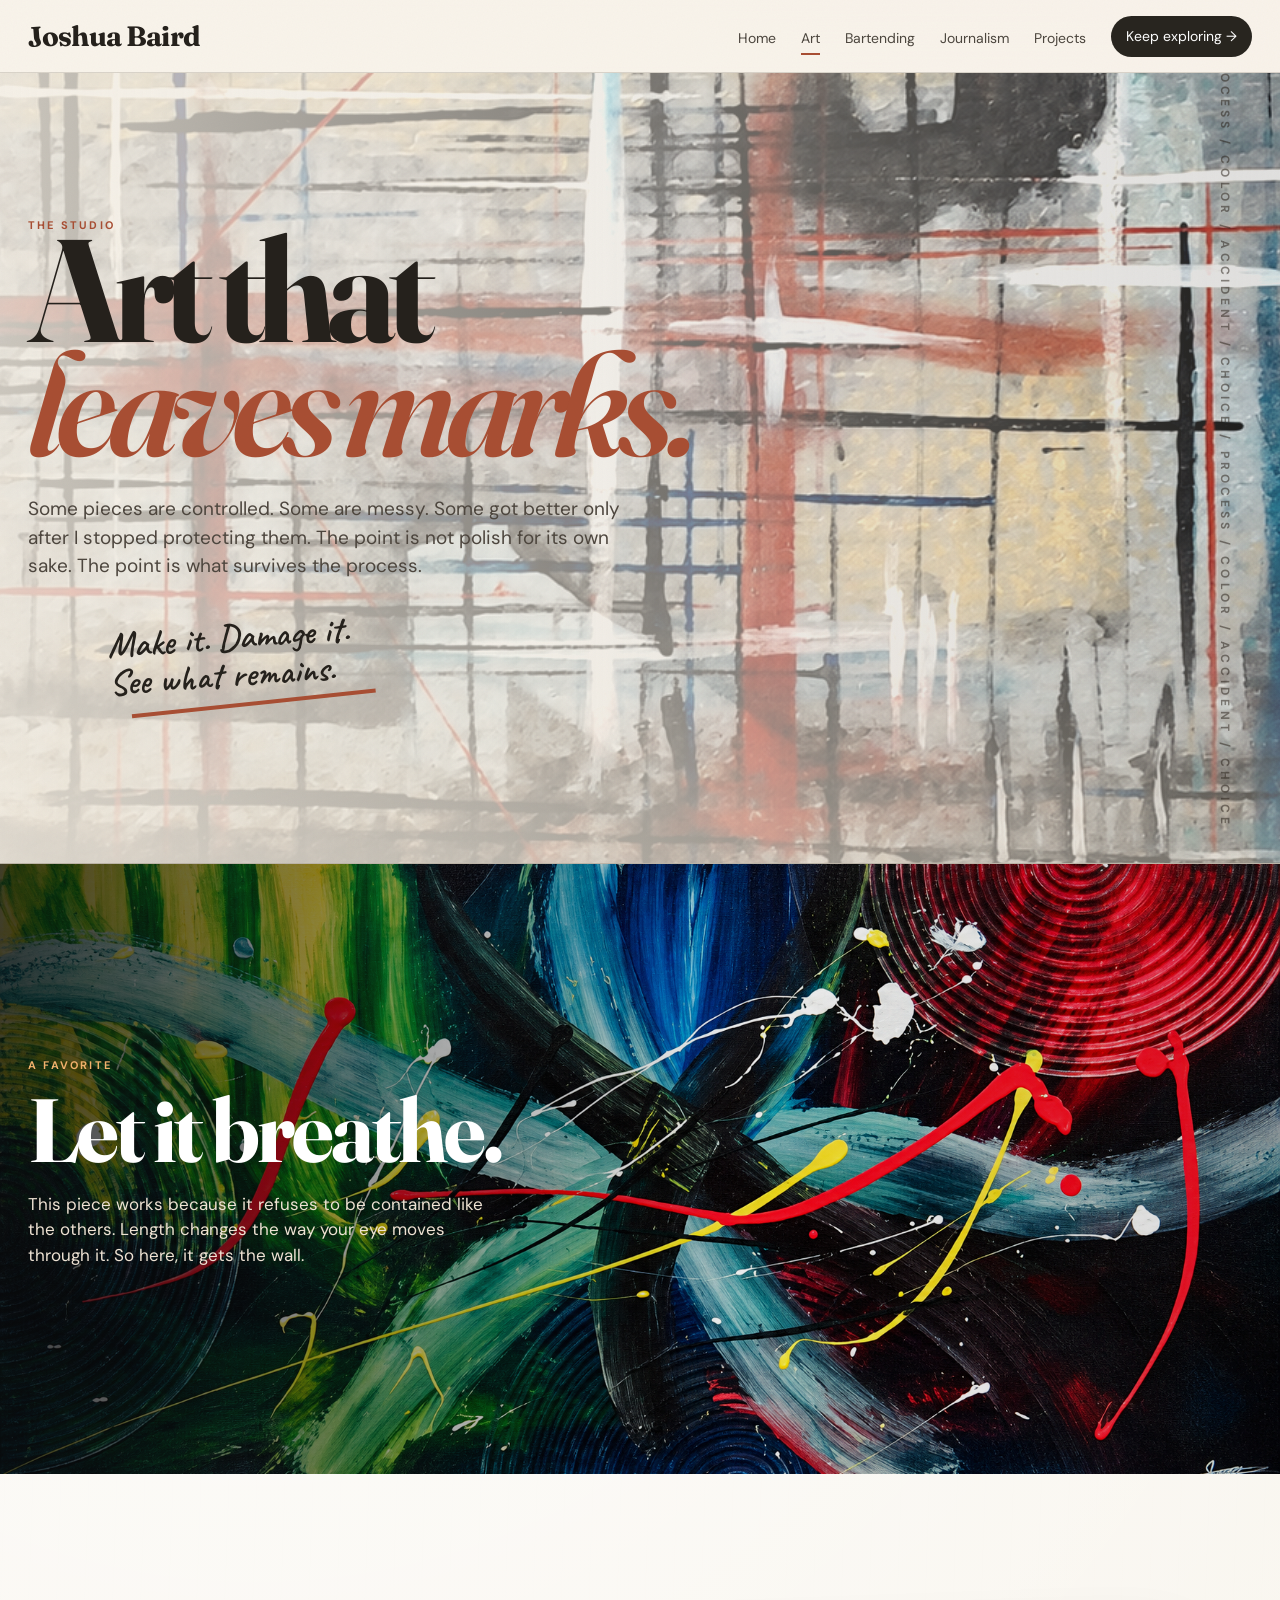
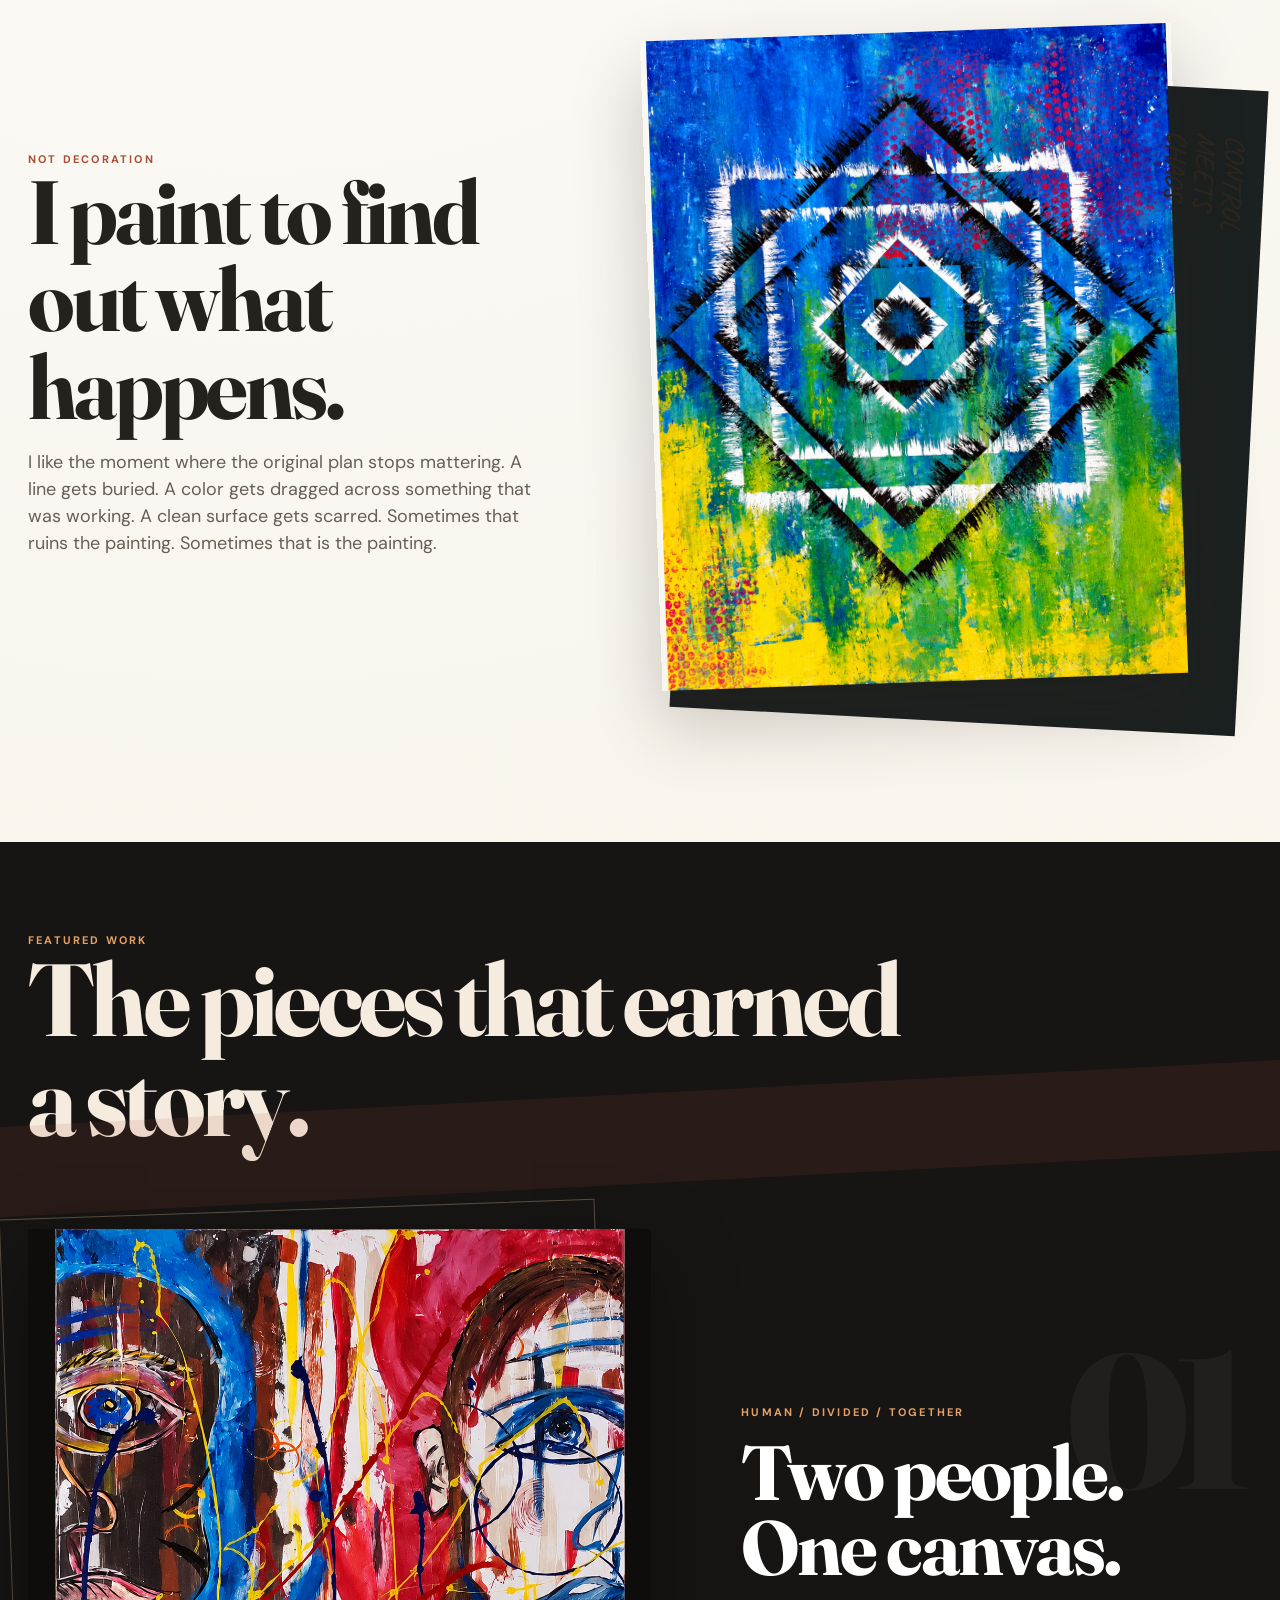
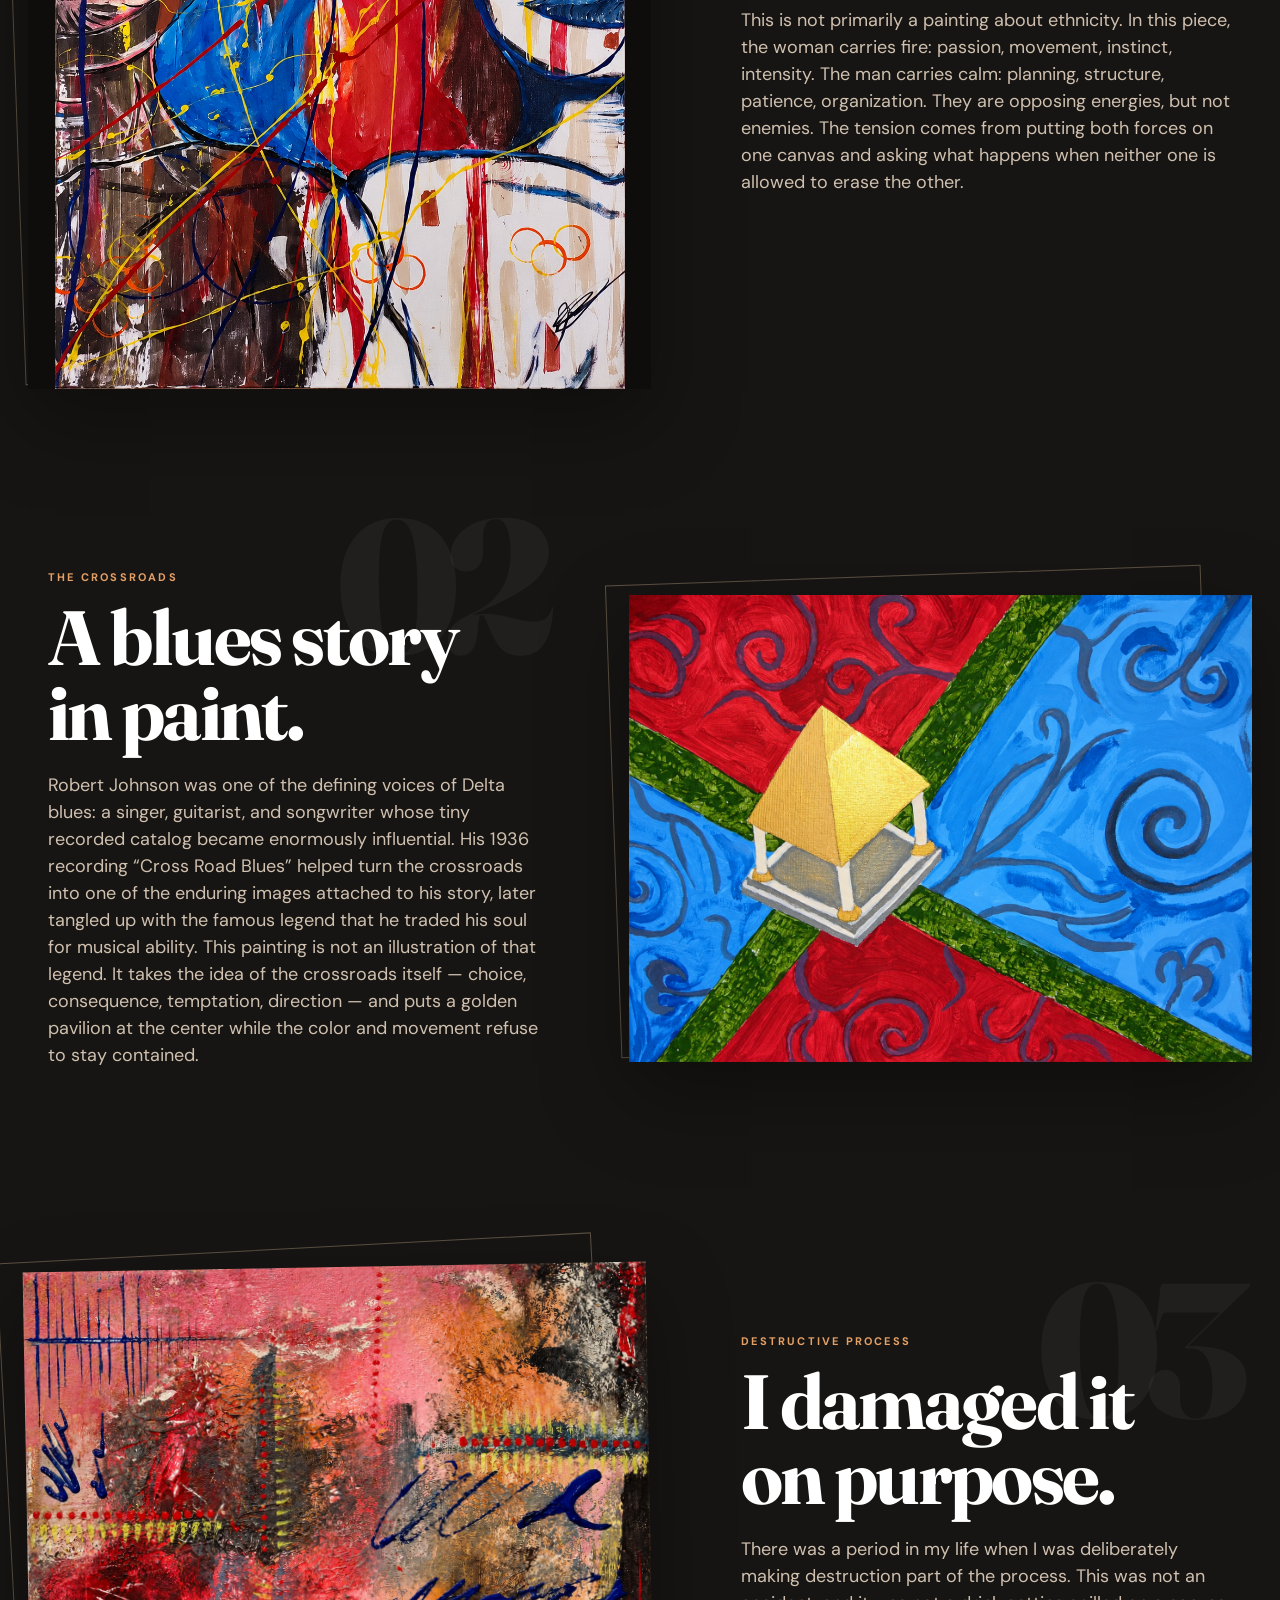
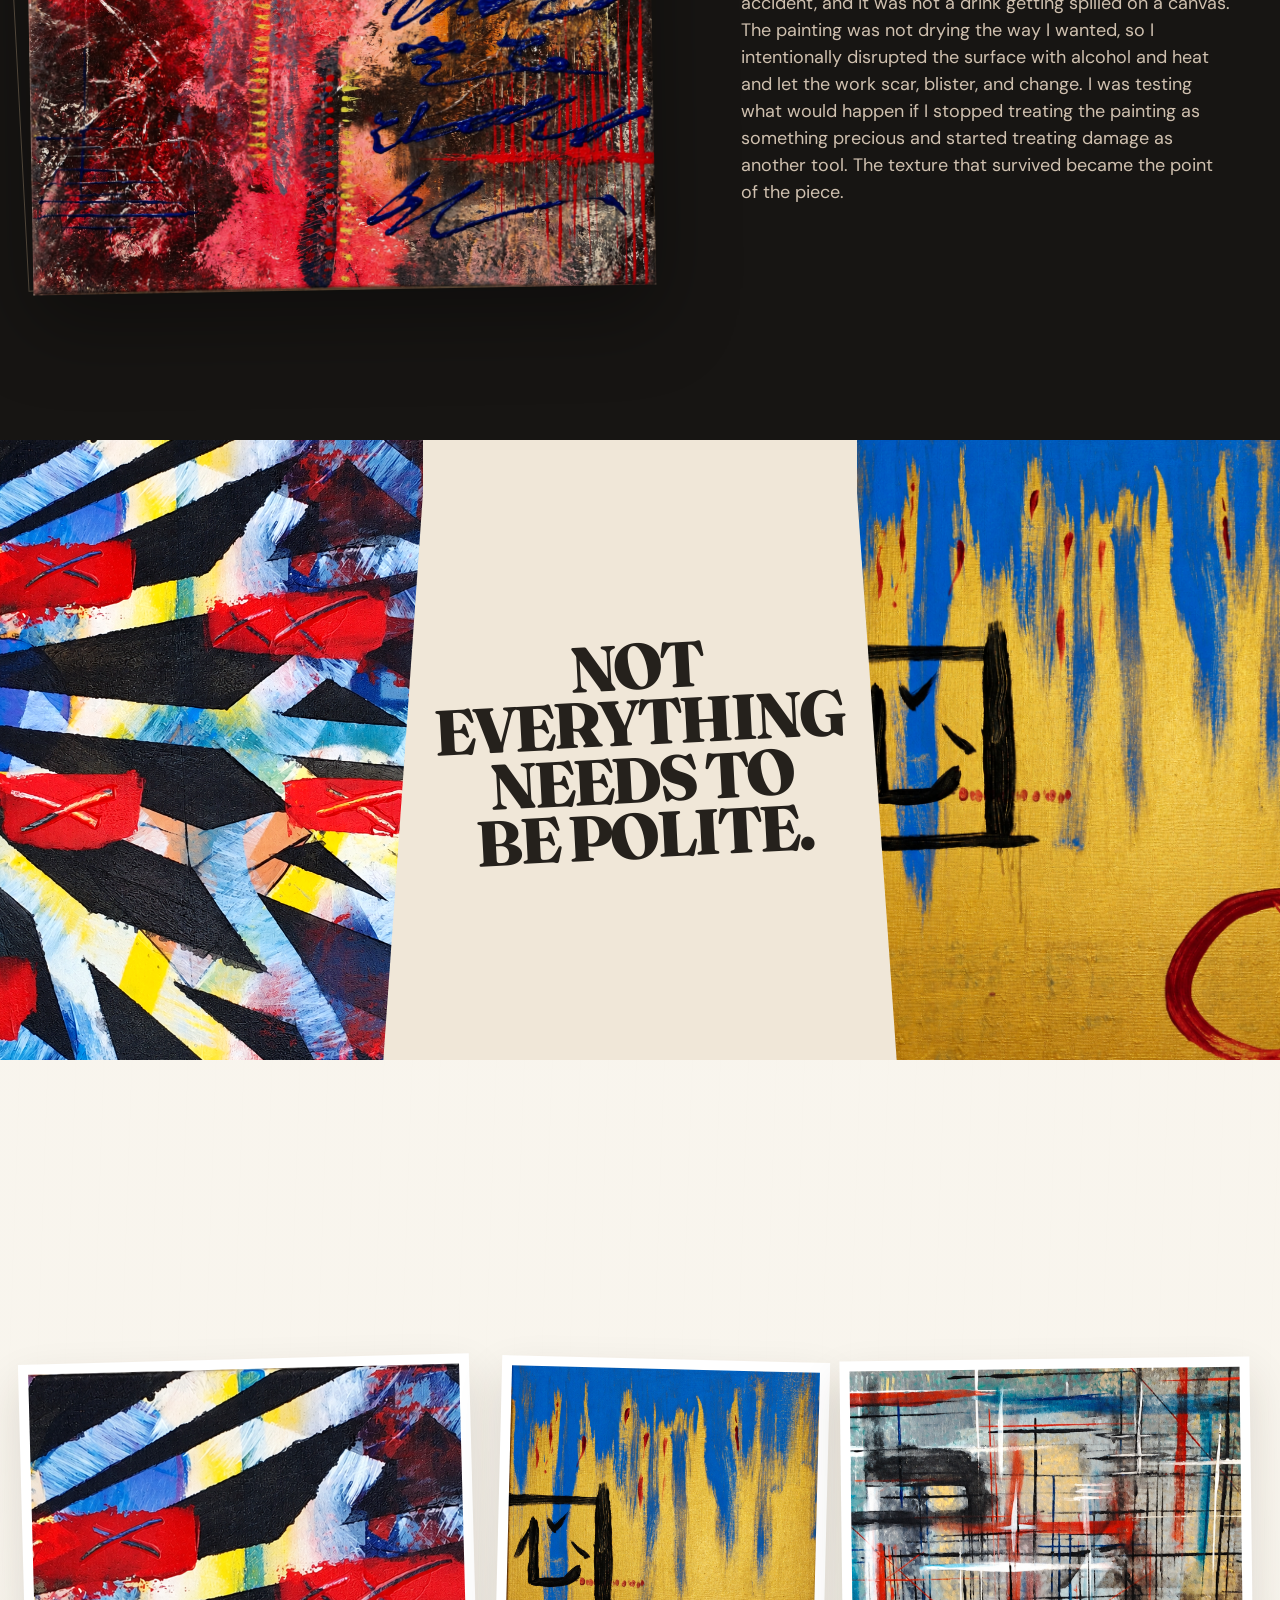
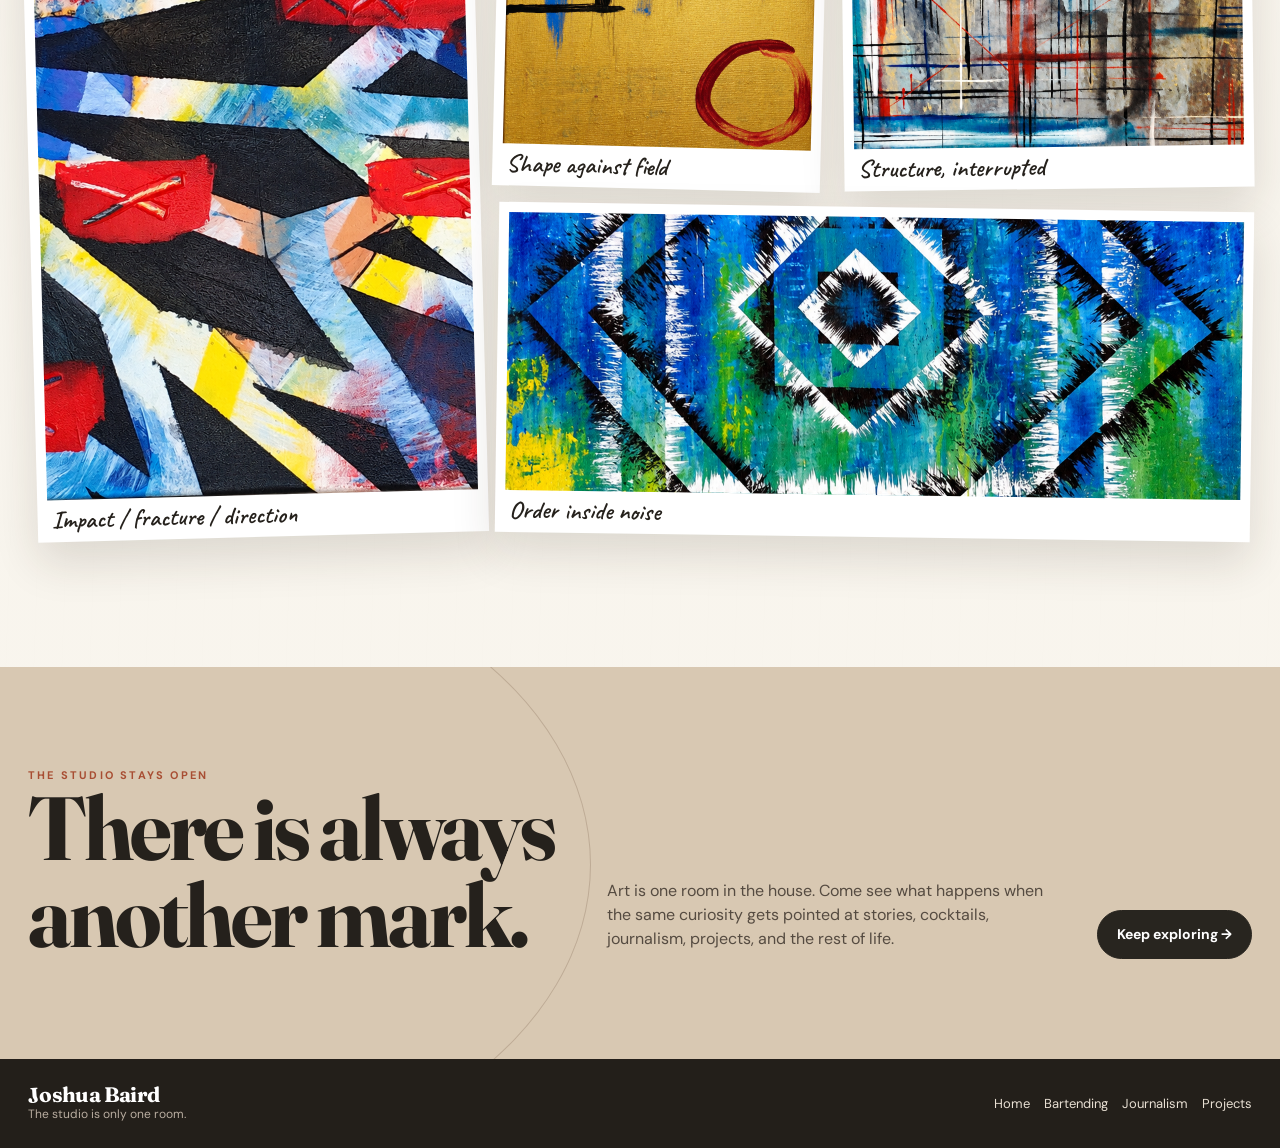
<file: art.html>
<!doctype html>
<html lang="en">
<head>
<meta charset="utf-8">
<meta name="viewport" content="width=device-width,initial-scale=1">
<title>Art — Joshua Baird</title>
<link rel="stylesheet" href="assets/css/site.css">
</head>
<body class="site-shell art-page art-page-v3">
<nav class="nav"><div class="container nav-inner"><a class="brand" href="index.html"><span class="brand-j">J</span>oshua Baird</a><button class="menu-btn" aria-label="Menu">☰</button><div class="nav-links"><a href="index.html">Home</a><a class="active" href="art.html">Art</a><a href="bartending.html">Bartending</a><a href="journalism.html">Journalism</a><a href="projects.html">Projects</a><a class="nav-cta" href="index.html#explore">Keep exploring →</a></div></div></nav>
<main>

<section class="art-v3-hero">
  <div class="art-v3-wallpaper" aria-hidden="true"><img src="assets/img/art/grid-lines.png" alt=""></div>
  <div class="container art-v3-hero-inner">
    <div class="art-v3-hero-copy reveal">
      <div class="eyebrow">The studio</div>
      <h1>Art that<br><em>leaves marks.</em></h1>
      <p>Some pieces are controlled. Some are messy. Some got better only after I stopped protecting them. The point is not polish for its own sake. The point is what survives the process.</p>
      <div class="art-v3-scribble">Make it. Damage it.<br>See what remains.</div>
    </div>
  </div>
  <div class="art-v3-edge-word">PROCESS / COLOR / ACCIDENT / CHOICE / PROCESS / COLOR / ACCIDENT / CHOICE</div>
</section>

<section class="art-v3-wide-break reveal" aria-label="Wide abstract artwork">
  <img src="assets/img/art/wide-lengthwise.png" alt="Wide abstract painting with energetic red linework">
  <div class="art-v3-wide-copy">
    <span class="eyebrow">A favorite</span>
    <h2>Let it breathe.</h2>
    <p>This piece works because it refuses to be contained like the others. Length changes the way your eye moves through it. So here, it gets the wall.</p>
  </div>
</section>

<section class="art-v3-intro container">
  <div class="art-v3-intro-copy reveal">
    <div class="eyebrow">Not decoration</div>
    <h2>I paint to find out what happens.</h2>
    <p>I like the moment where the original plan stops mattering. A line gets buried. A color gets dragged across something that was working. A clean surface gets scarred. Sometimes that ruins the painting. Sometimes that is the painting.</p>
  </div>
  <div class="art-v3-diamond-panel reveal">
    <img src="assets/img/art/blue-diamond.png" alt="Blue and green geometric diamond painting">
    <span class="art-v3-vertical-note">CONTROL<br>MEETS<br>CHAOS</span>
  </div>
</section>

<section class="art-v3-feature-stage">
  <div class="container">
    <div class="art-v3-section-title reveal"><div class="eyebrow">Featured work</div><h2>The pieces that earned a story.</h2></div>

    <article class="art-v3-story art-v3-story-split reveal">
      <div class="art-v3-story-image"><img src="assets/img/art/split-face.png" alt="Split-face painting"></div>
      <div class="art-v3-story-copy">
        <span class="art-v3-number">01</span>
        <div class="eyebrow">Human / divided / together</div>
        <h3>Two people.<br>One canvas.</h3>
        <p>This is not primarily a painting about ethnicity. In this piece, the woman carries fire: passion, movement, instinct, intensity. The man carries calm: planning, structure, patience, organization. They are opposing energies, but not enemies. The tension comes from putting both forces on one canvas and asking what happens when neither one is allowed to erase the other.</p>
      </div>
    </article>

    <article class="art-v3-story art-v3-story-crossroads reveal">
      <div class="art-v3-story-copy">
        <span class="art-v3-number">02</span>
        <div class="eyebrow">The Crossroads</div>
        <h3>A blues story<br>in paint.</h3>
        <p>Robert Johnson was one of the defining voices of Delta blues: a singer, guitarist, and songwriter whose tiny recorded catalog became enormously influential. His 1936 recording “Cross Road Blues” helped turn the crossroads into one of the enduring images attached to his story, later tangled up with the famous legend that he traded his soul for musical ability. This painting is not an illustration of that legend. It takes the idea of the crossroads itself — choice, consequence, temptation, direction — and puts a golden pavilion at the center while the color and movement refuse to stay contained.</p>
      </div>
      <div class="art-v3-story-image"><img src="assets/img/art/crossroads.png" alt="The Crossroads painting"></div>
    </article>

    <article class="art-v3-story art-v3-story-burn reveal">
      <div class="art-v3-story-image"><img src="assets/img/art/destructive-process.png" alt="Red and dark destructive-process painting"></div>
      <div class="art-v3-story-copy">
        <span class="art-v3-number">03</span>
        <div class="eyebrow">Destructive process</div>
        <h3>I damaged it<br>on purpose.</h3>
        <p>There was a period in my life when I was deliberately making destruction part of the process. This was not an accident, and it was not a drink getting spilled on a canvas. The painting was not drying the way I wanted, so I intentionally disrupted the surface with alcohol and heat and let the work scar, blister, and change. I was testing what would happen if I stopped treating the painting as something precious and started treating damage as another tool. The texture that survived became the point of the piece.</p>
      </div>
    </article>
  </div>
</section>

<section class="art-v3-collision reveal">
  <div class="art-v3-collision-a"><img src="assets/img/art/shards-red-x.png" alt="Abstract shard painting with red blocks"></div>
  <div class="art-v3-collision-copy"><span>NOT<br>EVERYTHING<br>NEEDS TO<br>BE POLITE.</span></div>
  <div class="art-v3-collision-b"><img src="assets/img/art/gold-blue-circle.png" alt="Gold abstract painting with blue drips and red circle"></div>
</section>

<section class="art-v3-gallery container">
  <div class="art-v3-gallery-head reveal"><div><div class="eyebrow">More from the studio</div><h2>Keep looking.</h2></div><p>The rest of the wall does not need an essay. Some of it just needs space, texture, and a chance to catch your eye.</p></div>
  <div class="art-v3-gallery-grid reveal">
    <figure class="g1"><img src="assets/img/art/shards-red-x.png" alt="Abstract shard painting"><figcaption>Impact / fracture / direction</figcaption></figure>
    <figure class="g2"><img src="assets/img/art/gold-blue-circle.png" alt="Gold and blue abstract painting"><figcaption>Shape against field</figcaption></figure>
    <figure class="g3"><img src="assets/img/art/grid-lines.png" alt="Grid abstract painting"><figcaption>Structure, interrupted</figcaption></figure>
    <figure class="g4"><img src="assets/img/art/blue-diamond.png" alt="Blue diamond abstract painting"><figcaption>Order inside noise</figcaption></figure>
  </div>
</section>

<section class="art-v3-exit">
  <div class="container art-v3-exit-inner reveal">
    <div><div class="eyebrow">The studio stays open</div><h2>There is always<br>another mark.</h2></div>
    <p>Art is one room in the house. Come see what happens when the same curiosity gets pointed at stories, cocktails, journalism, projects, and the rest of life.</p>
    <a class="btn" href="index.html#explore">Keep exploring →</a>
  </div>
</section>

</main>
<footer class="footer"><div class="container footer-inner"><div><div class="brand"><span class="brand-j">J</span>oshua Baird</div><div class="footer-small">The studio is only one room.</div></div><div class="footer-links"><a href="index.html">Home</a><a href="bartending.html">Bartending</a><a href="journalism.html">Journalism</a><a href="projects.html">Projects</a></div></div></footer>
<script src="assets/js/site.js"></script>
</body></html>
</file>
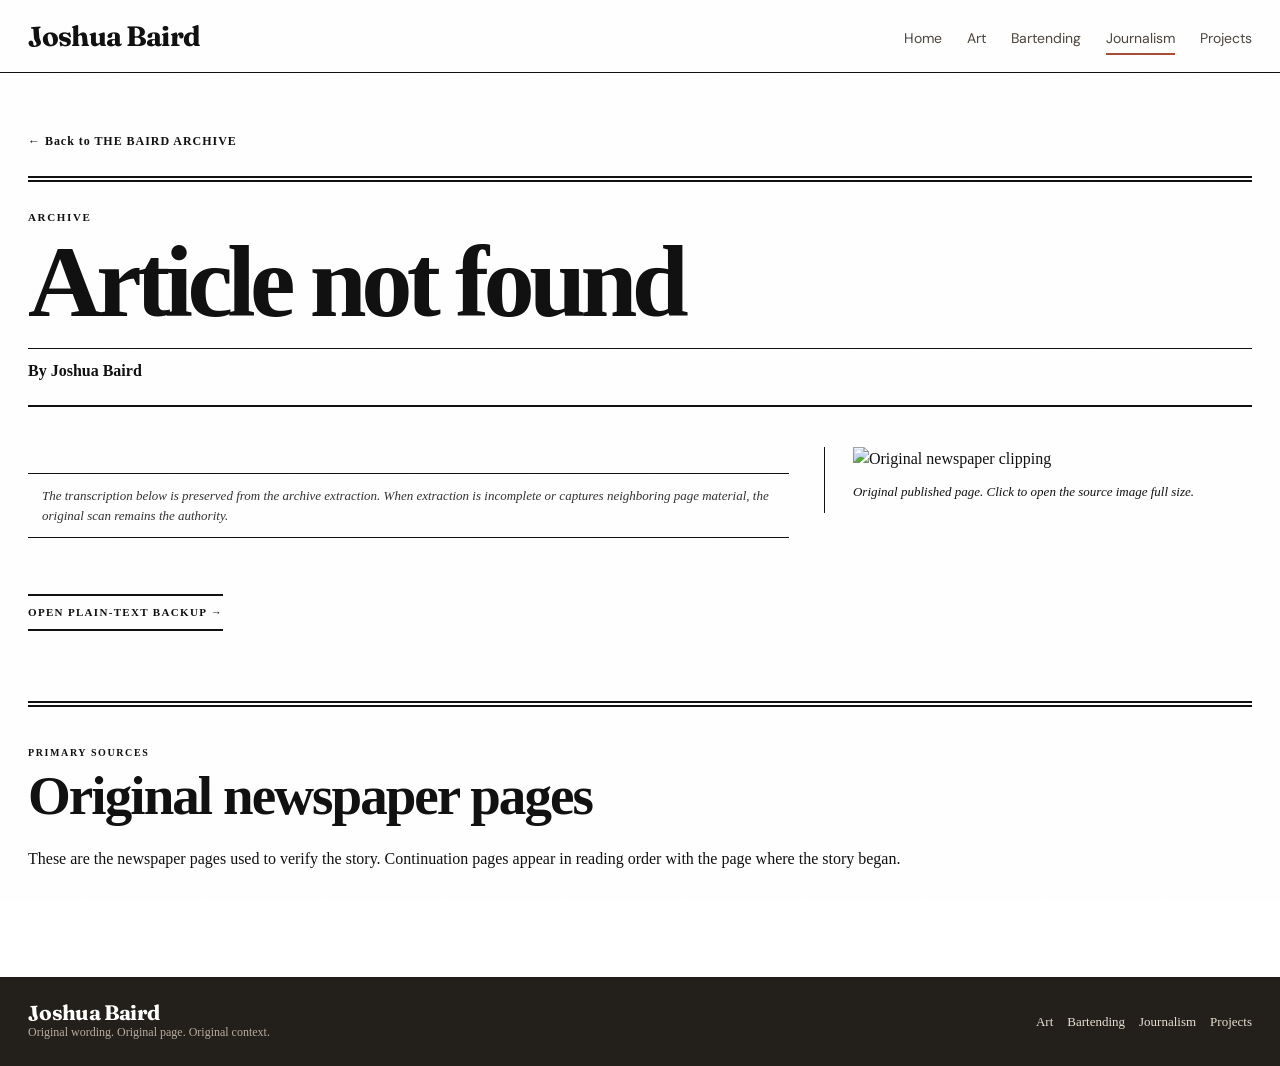
<file: article.html>
<!doctype html><html lang="en"><head><meta charset="utf-8"><meta name="viewport" content="width=device-width,initial-scale=1"><title>Article — The Baird Archive</title><meta name="description" content="An article from Joshua Baird's journalism archive."><link rel="stylesheet" href="assets/css/site.css"></head><body class="newspaper-page article-page">
<nav class="nav"><div class="container nav-inner"><a class="brand" href="index.html"><span class="brand-j">J</span>oshua Baird</a><button class="menu-btn" aria-label="Menu">☰</button><div class="nav-links"><a  href="index.html">Home</a><a  href="art.html">Art</a><a  href="bartending.html">Bartending</a><a class="active" href="journalism.html">Journalism</a><a  href="projects.html">Projects</a></div></div></nav>
<main class="article-shell container" data-article-page>
 <a class="back-link" href="journalism.html">← Back to THE BAIRD ARCHIVE</a>
 <header class="article-head"><span data-article-category>ARCHIVE</span><h1 data-article-title>Loading article…</h1><div class="article-meta"><b data-article-author>By Joshua Baird</b><span data-article-date></span></div></header>
 <section class="article-layout">
   <article class="article-copy"><p class="article-deck" data-article-summary></p><div class="transcription-note" data-article-note>The transcription below is preserved from the archive extraction. When extraction is incomplete or captures neighboring page material, the original scan remains the authority.</div><div class="article-body newspaper-story-text" data-article-body></div><a class="article-text-backup" data-article-text-backup href="#">OPEN PLAIN-TEXT BACKUP →</a></article>
   <aside class="article-source"><img data-article-image alt="Original newspaper clipping"><p data-article-source-caption>Original published page. Click to open the source image full size.</p></aside>
 </section>
 <section class="source-evidence"><span>PRIMARY SOURCES</span><h2>Original newspaper pages</h2><p class="source-evidence-note">These are the newspaper pages used to verify the story. Continuation pages appear in reading order with the page where the story began.</p><div class="source-page-grid" data-article-source-pages></div></section>
</main>
<footer class="footer"><div class="container footer-inner"><div><div class="brand"><span class="brand-j">J</span>oshua Baird</div><div class="footer-small">Original wording. Original page. Original context.</div></div><div class="footer-links"><a href="art.html">Art</a><a href="bartending.html">Bartending</a><a href="journalism.html">Journalism</a><a href="projects.html">Projects</a></div></div></footer>
<script src="data/journalism.js"></script>
<script src="assets/js/site.js"></script></body></html>
</file>
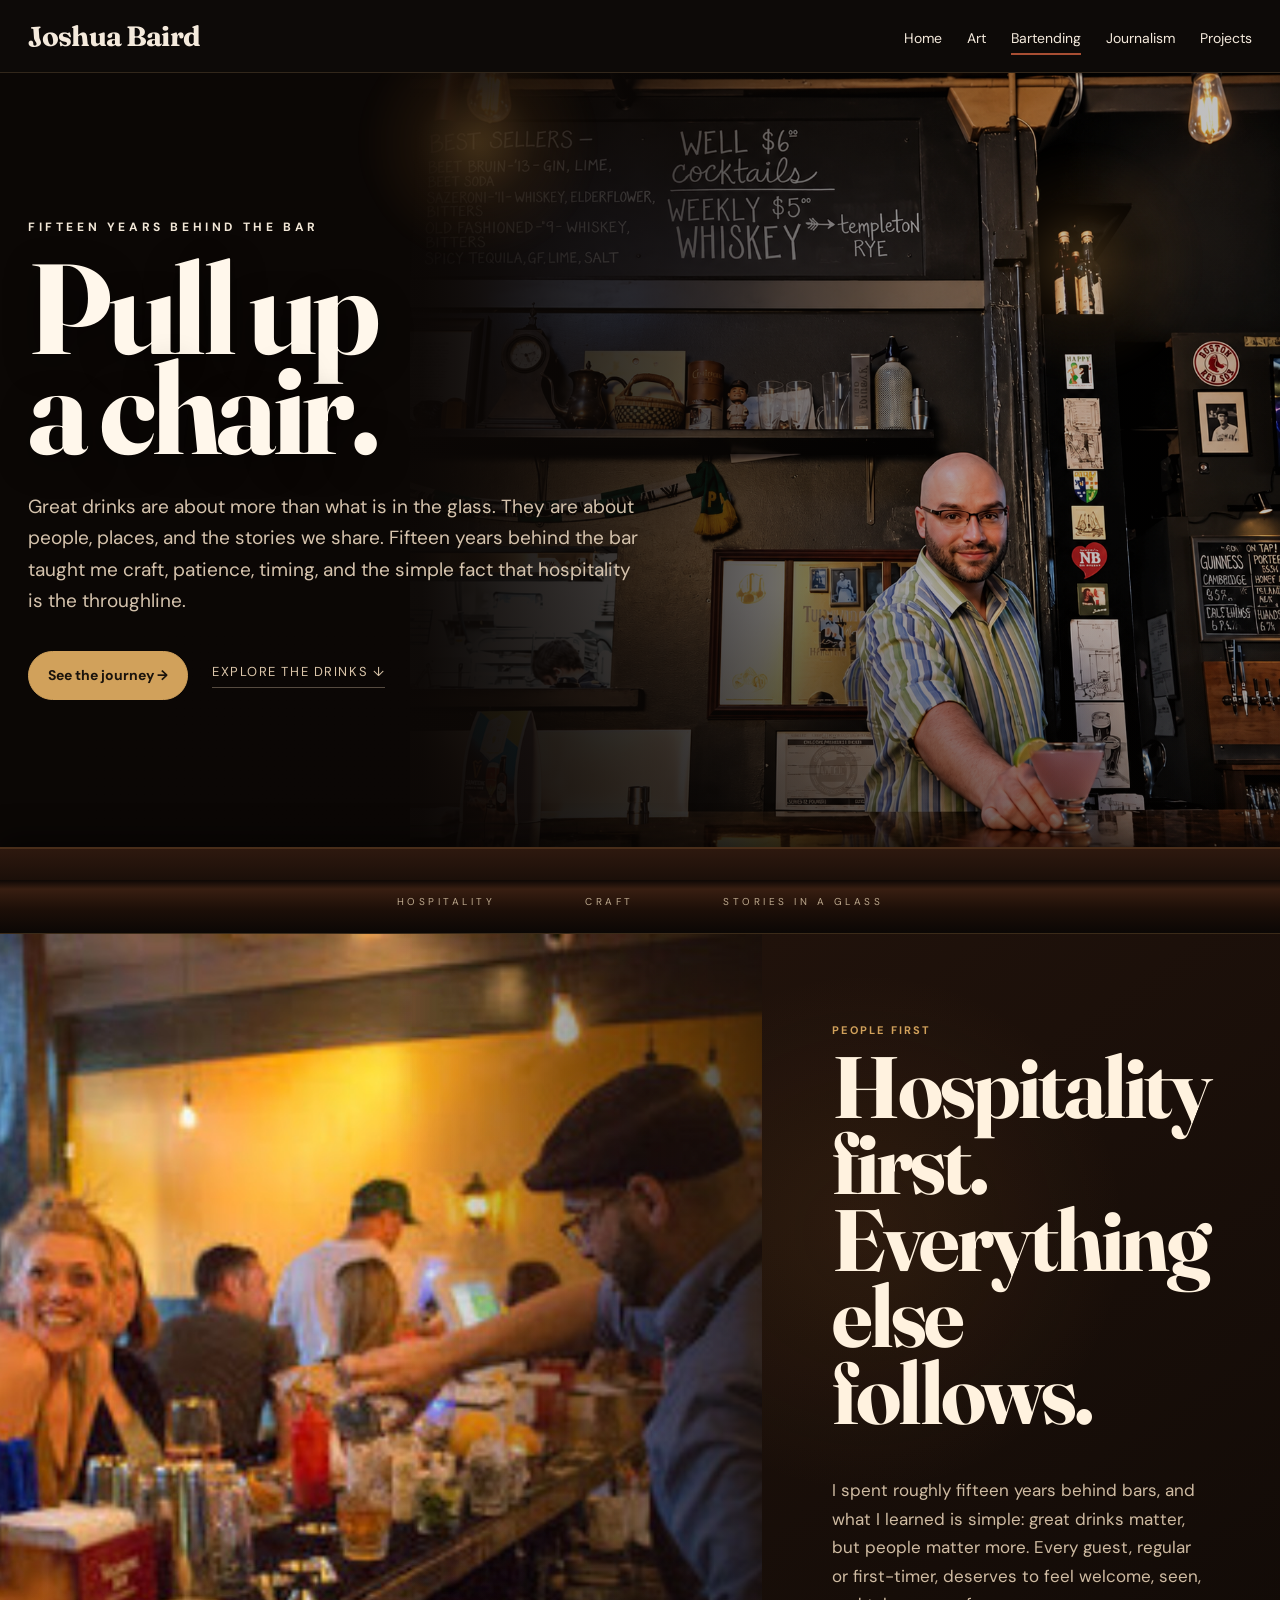
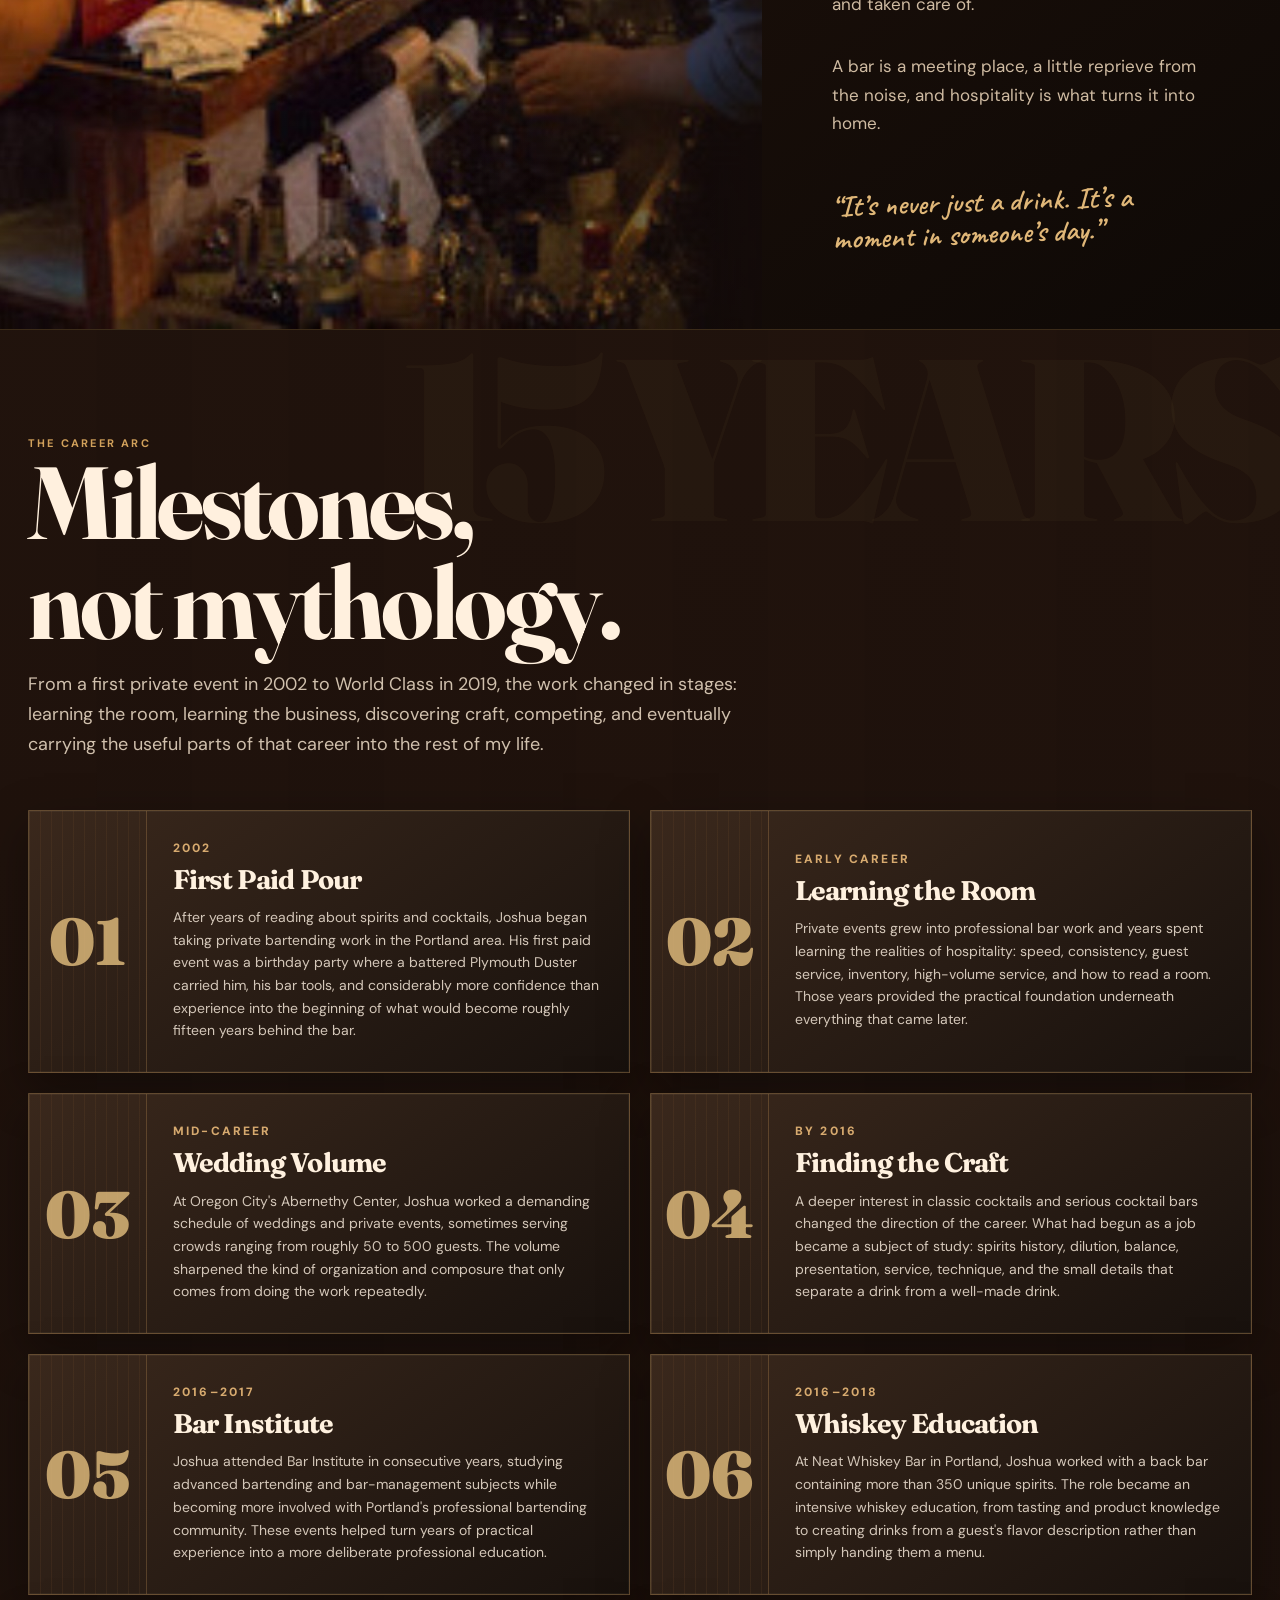
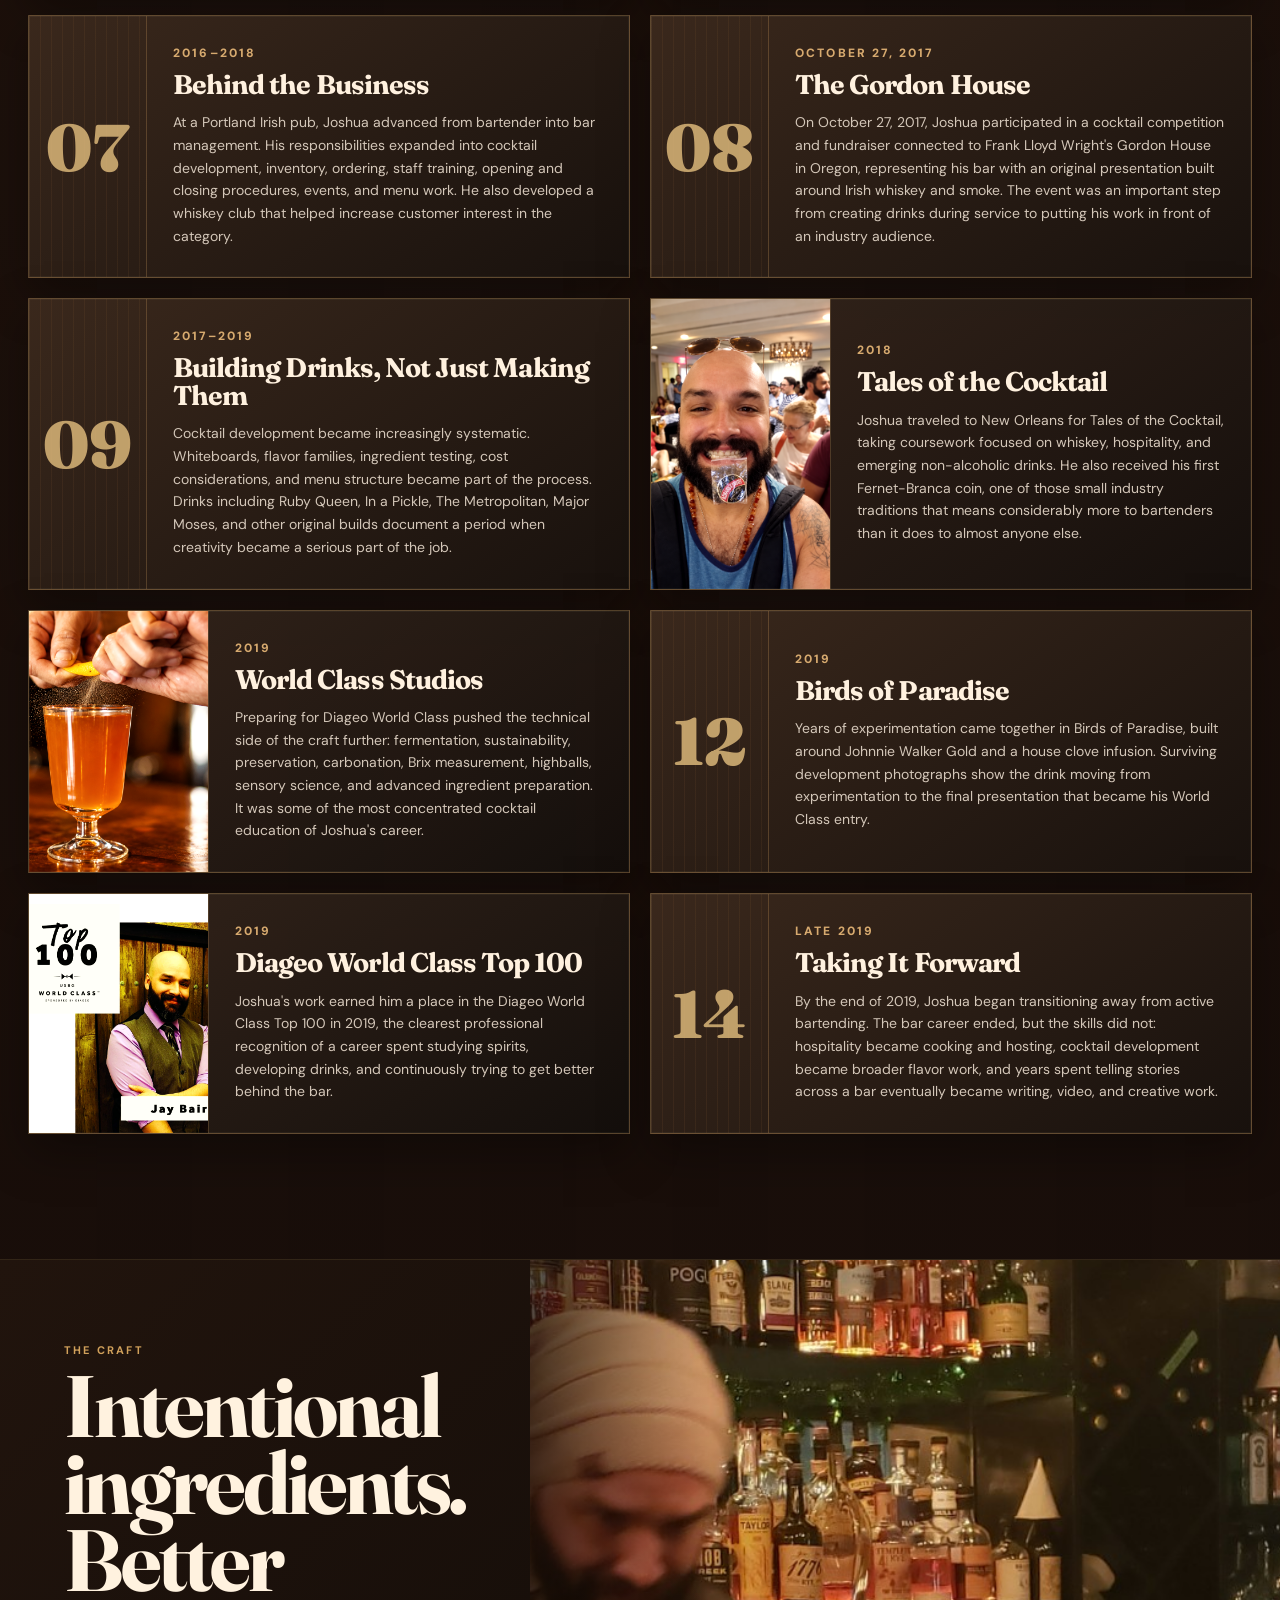
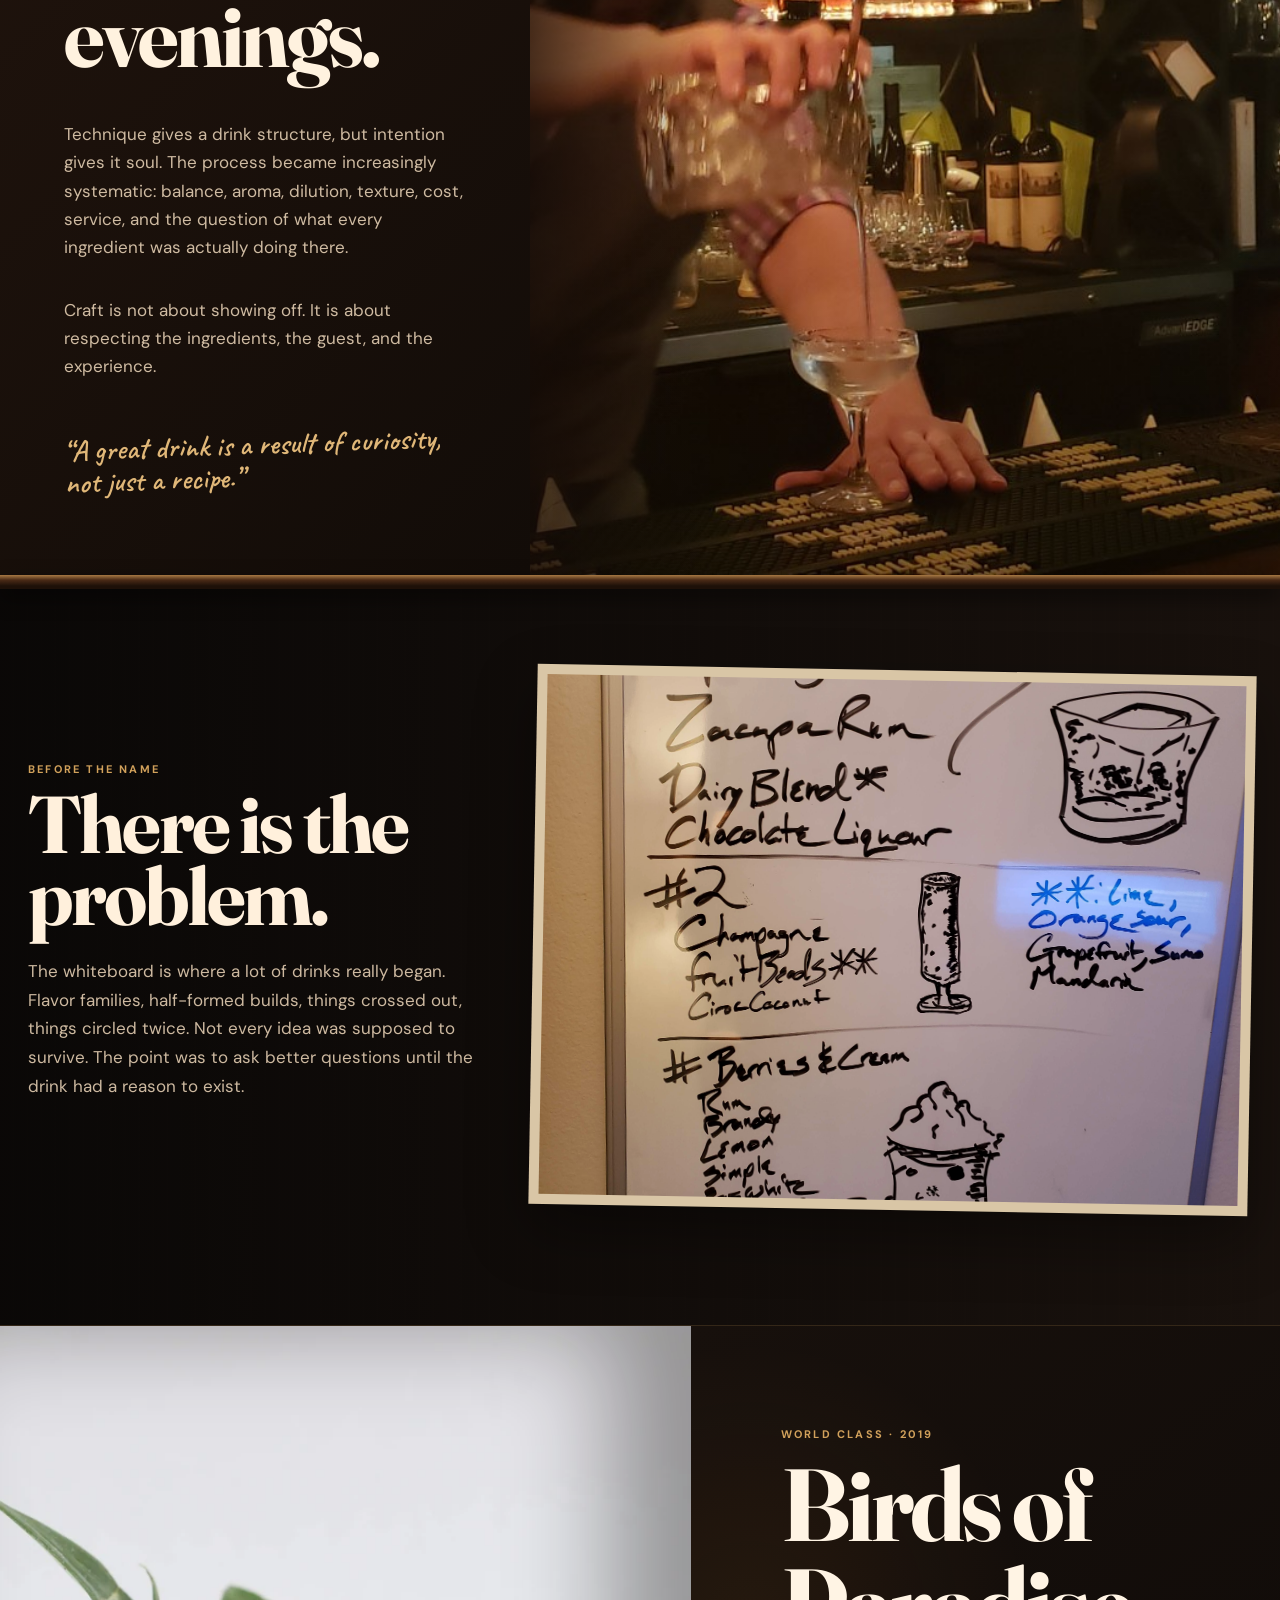
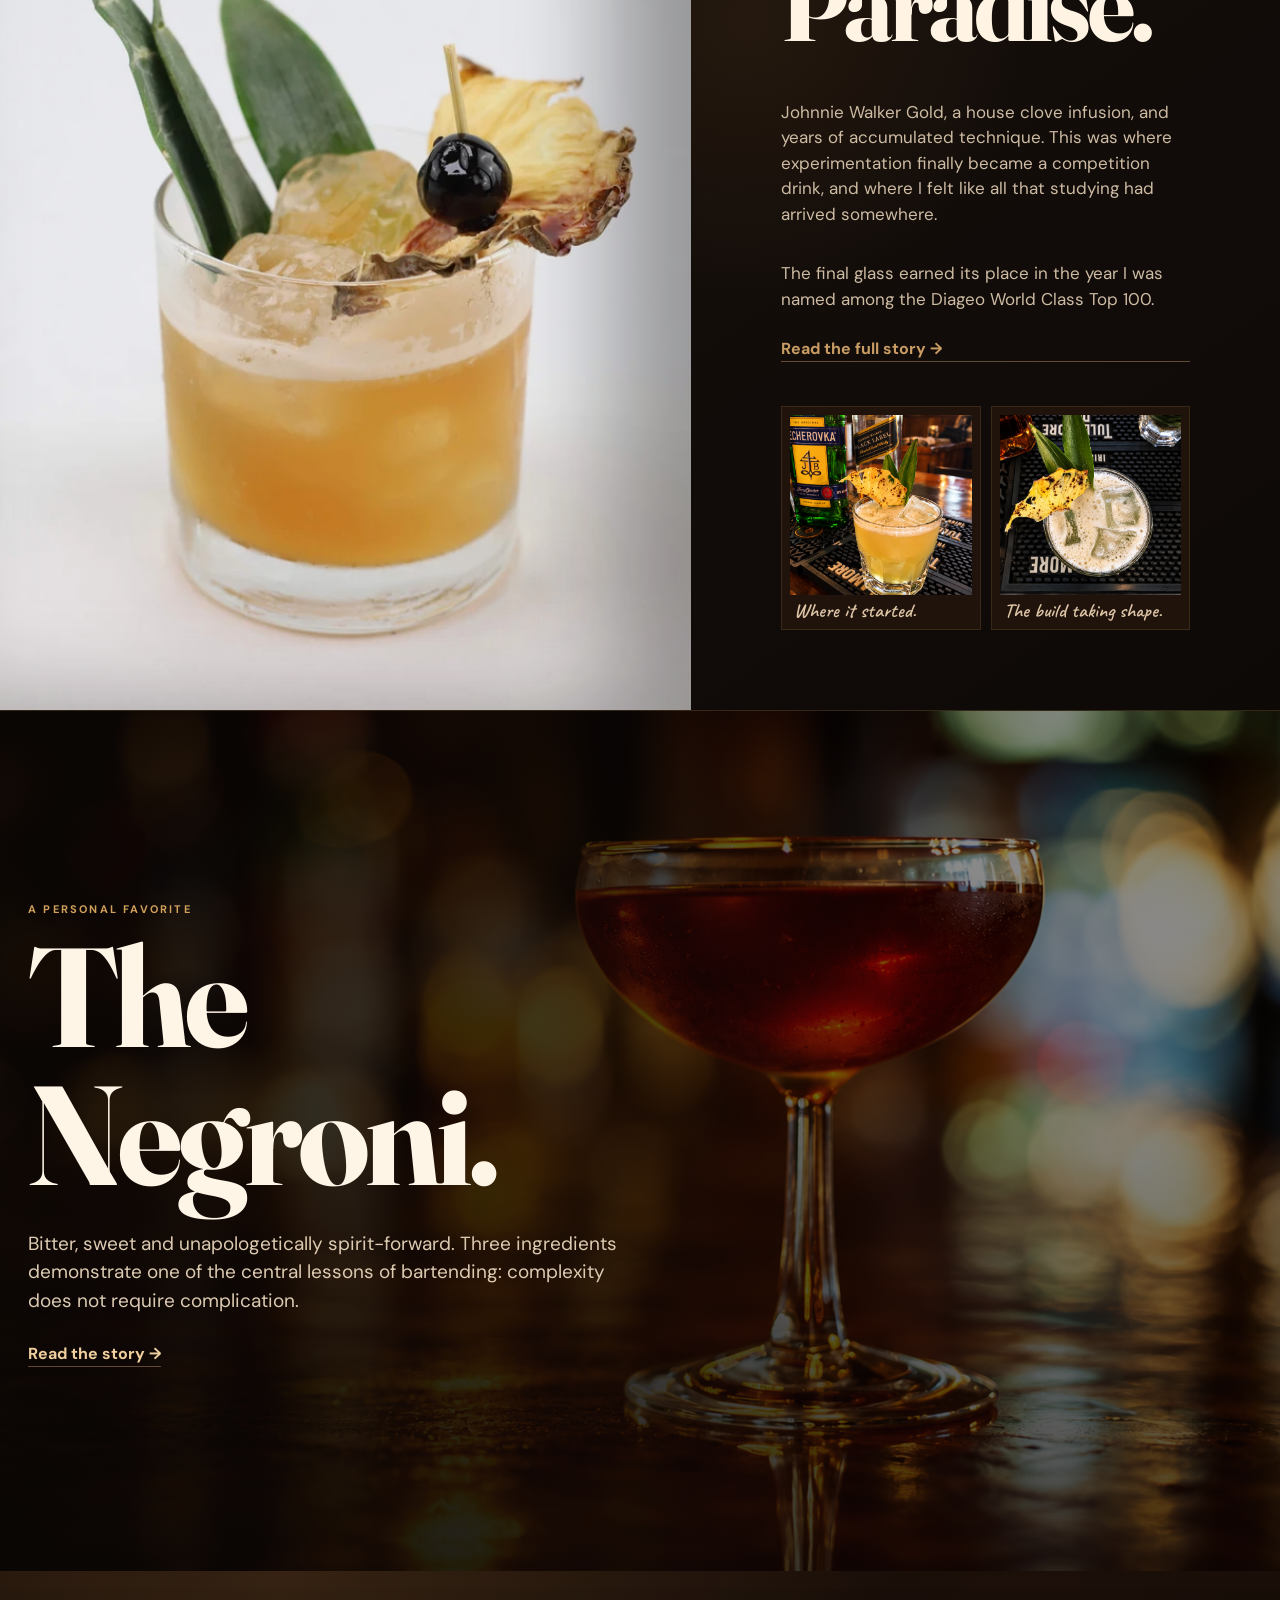
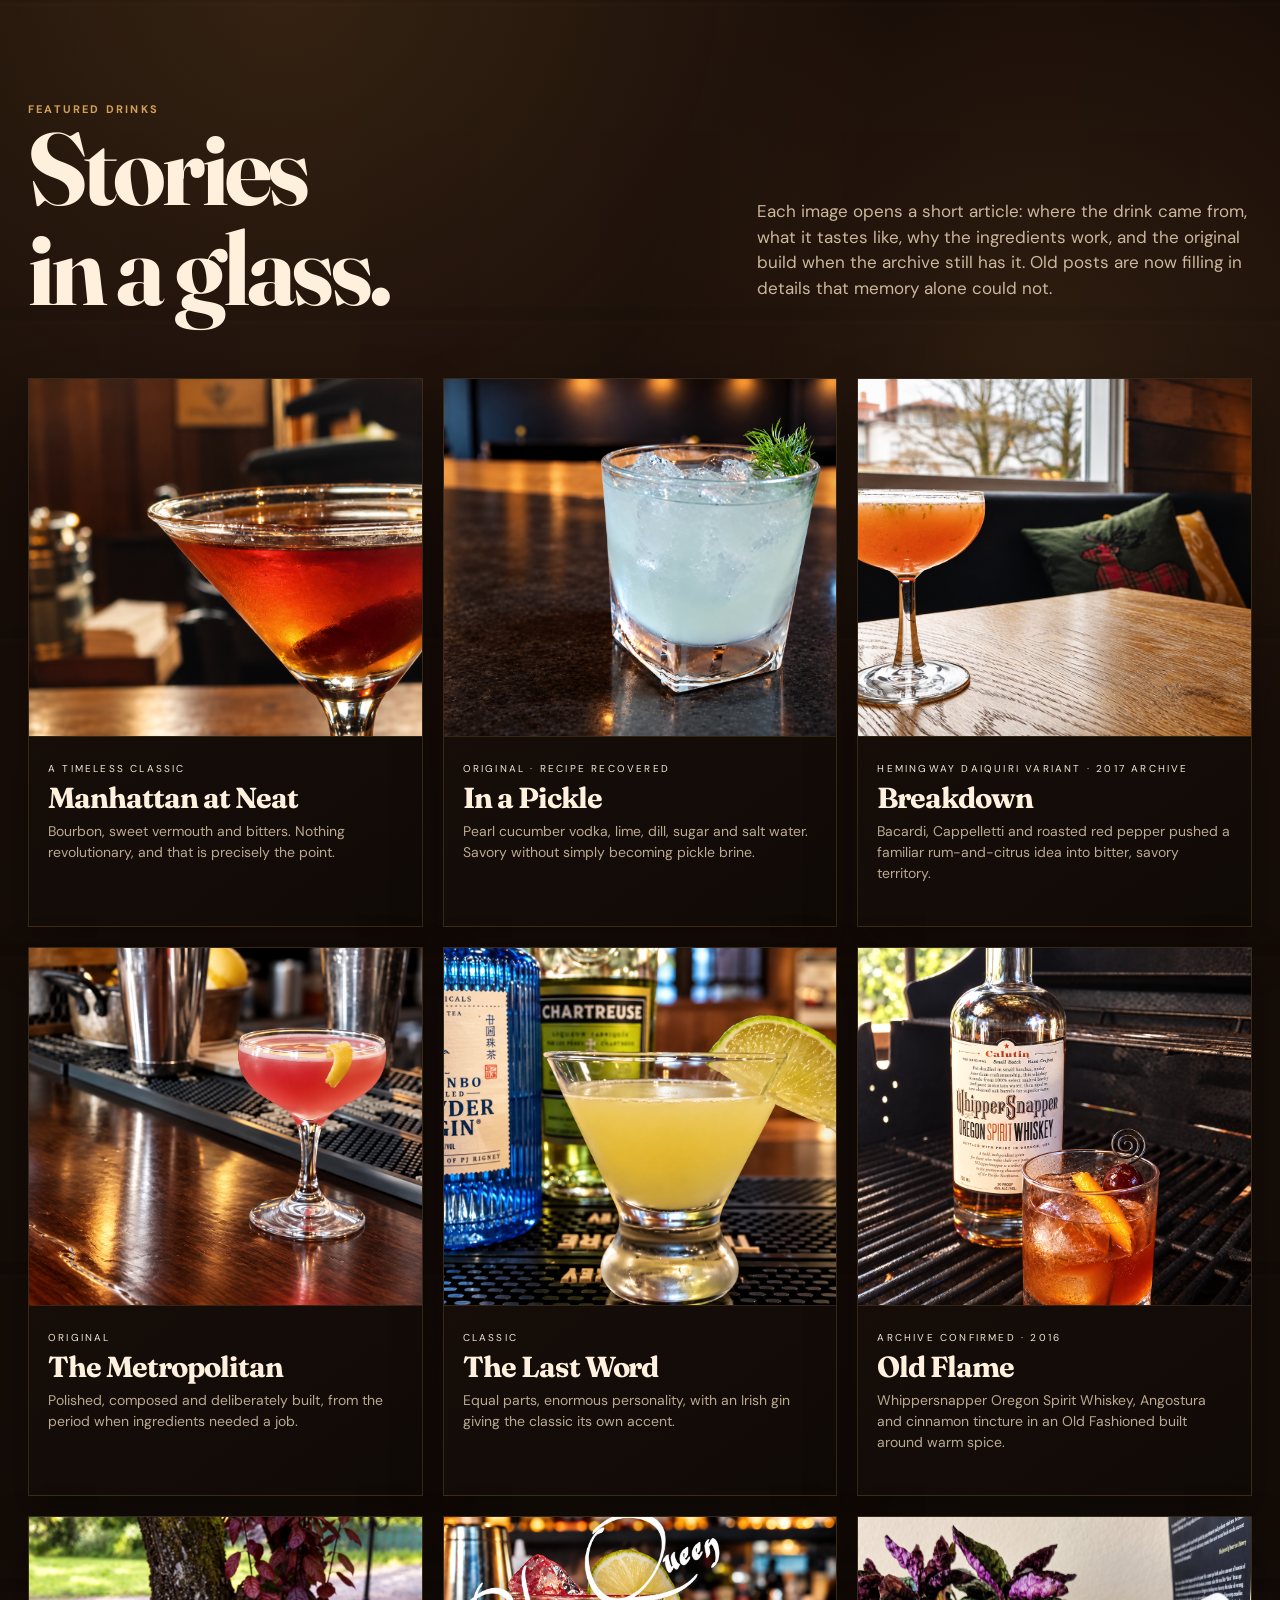
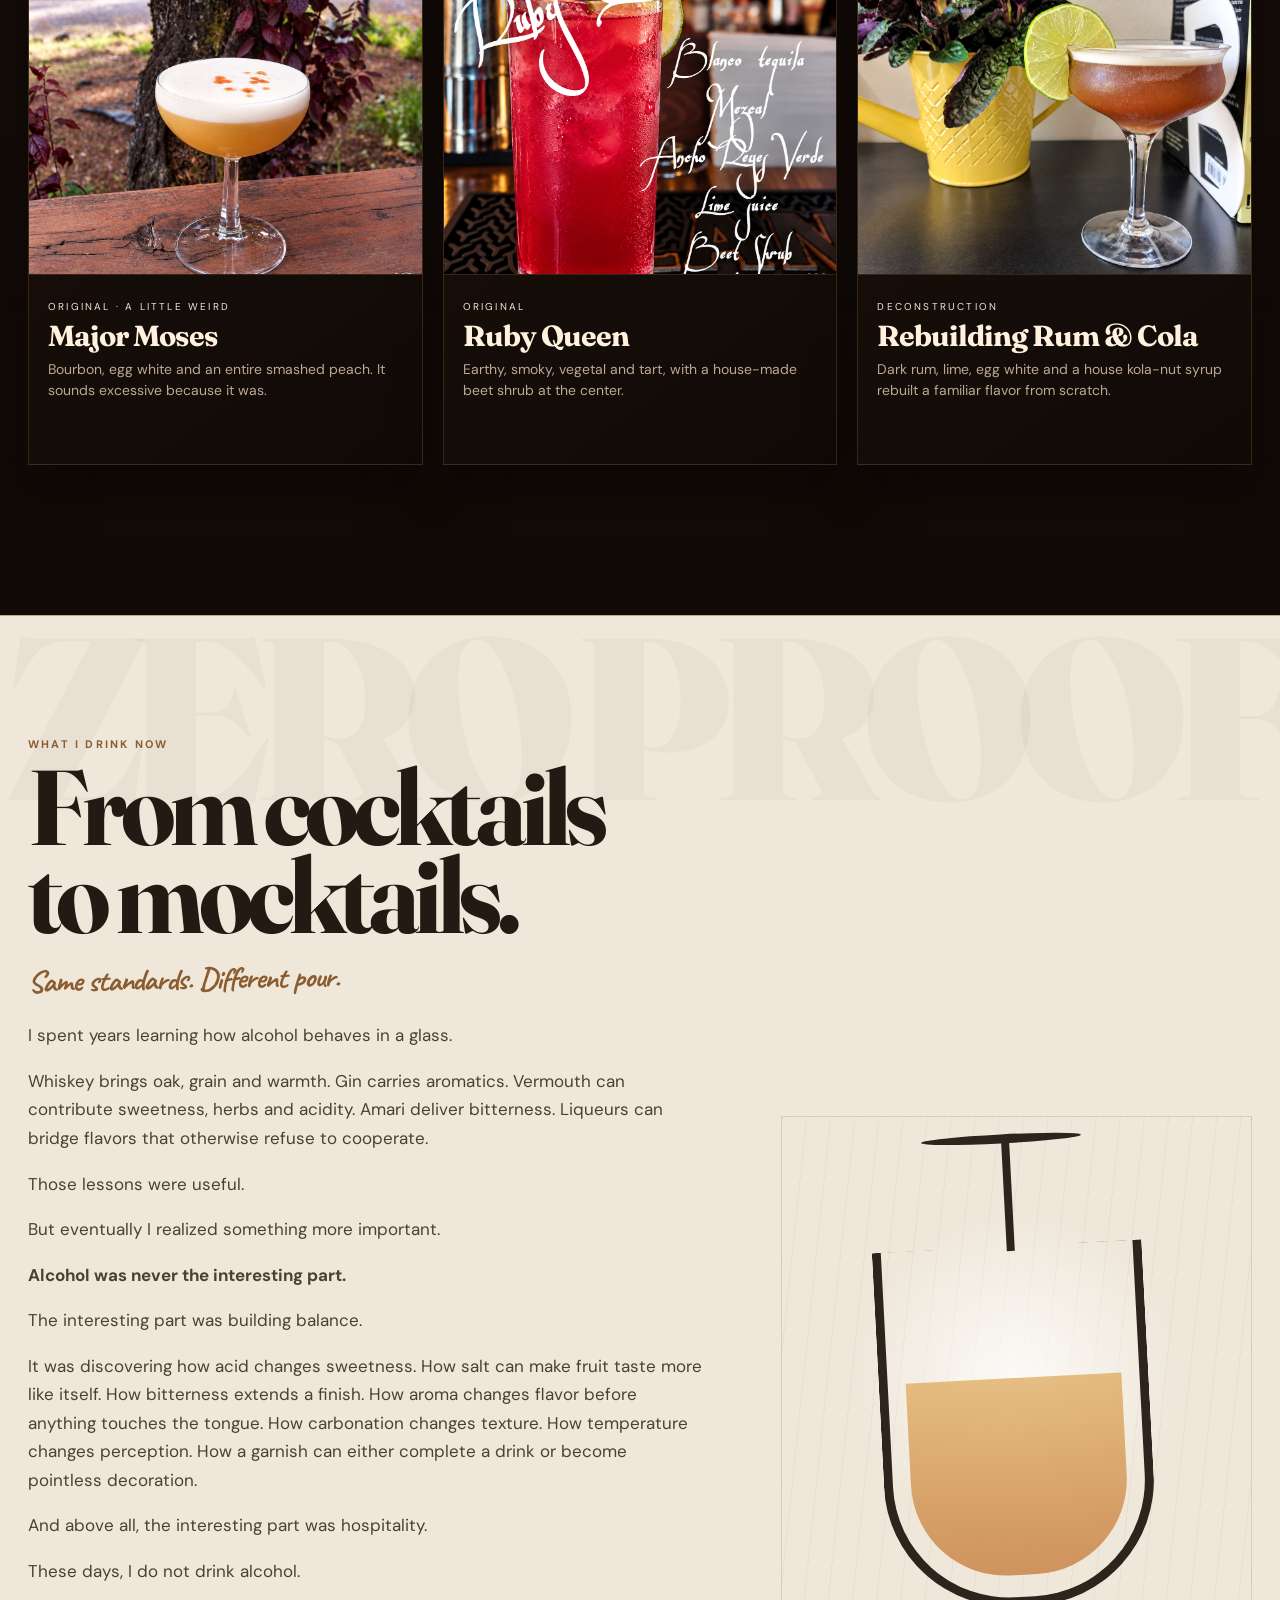
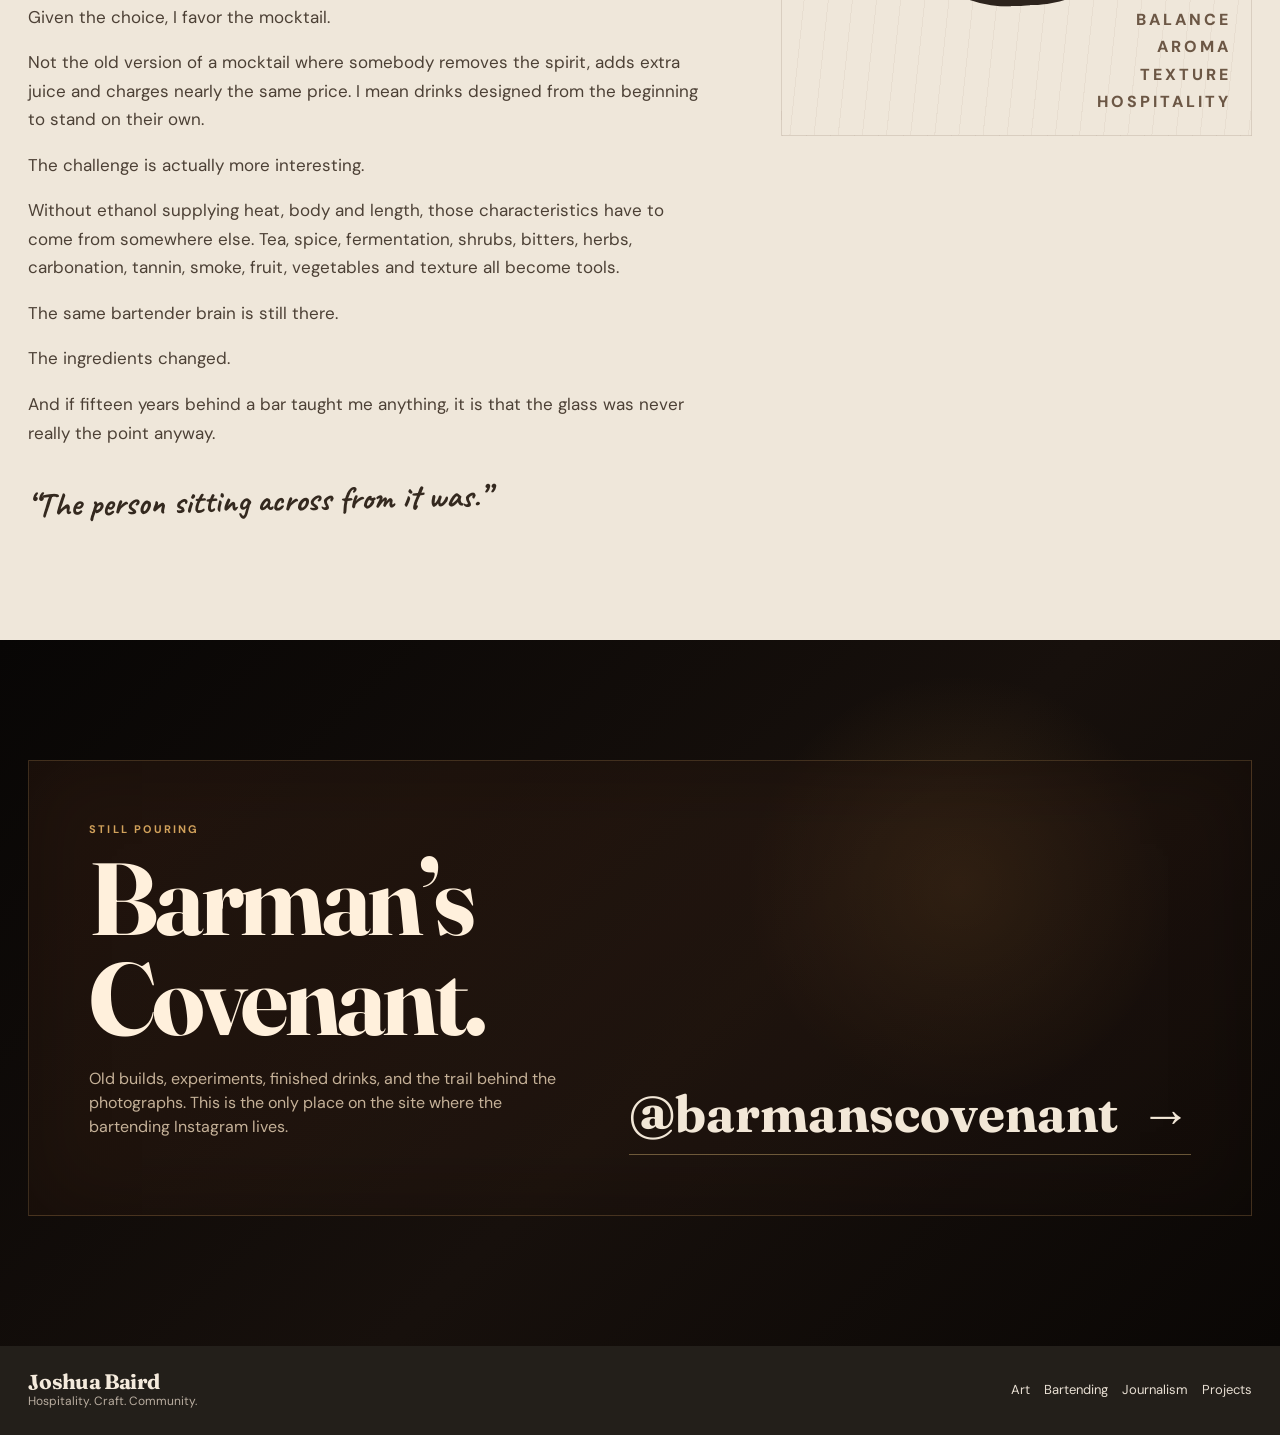
<file: bartending.html>
<!doctype html><html lang="en"><head><meta charset="utf-8"><meta name="viewport" content="width=device-width,initial-scale=1"><title>Bartending — Joshua Baird</title><meta name="description" content="Joshua Baird's bartending career, cocktails, hospitality, Diageo World Class Top 100, and the move from cocktails to thoughtful zero-proof drinks."><link rel="stylesheet" href="assets/css/site.css"></head><body class="bar-page bar-v1 bar-v5">
<nav class="nav"><div class="container nav-inner"><a class="brand" href="index.html"><span class="brand-j">J</span>oshua Baird</a><button class="menu-btn" aria-label="Menu">☰</button><div class="nav-links"><a href="index.html">Home</a><a href="art.html">Art</a><a class="active" href="bartending.html">Bartending</a><a href="journalism.html">Journalism</a><a href="projects.html">Projects</a></div></div></nav>
<main>
<section class="bar-v4-hero bar-v5-hero">
  <img class="bar-v4-hero-photo" src="assets/img/bar/003-portrait.png" alt="Joshua Baird behind the bar presenting a pink cocktail">
  <div class="bar-v4-hero-shade"></div><div class="bar-v4-lamp lamp-a"></div><div class="bar-v4-lamp lamp-b"></div>
  <div class="container bar-v4-hero-inner"><div class="bar-v4-hero-copy reveal"><div class="bar-v4-kicker">Fifteen years behind the bar</div><h1>Pull up<br>a chair.</h1><p>Great drinks are about more than what is in the glass. They are about people, places, and the stories we share. Fifteen years behind the bar taught me craft, patience, timing, and the simple fact that hospitality is the throughline.</p><div class="bar-v4-hero-actions"><a class="btn" href="#journey">See the journey →</a><a class="bar-v4-text-link" href="#drinks">Explore the drinks ↓</a></div></div></div>
  <div class="bar-v4-barrail"><span>HOSPITALITY</span><span>CRAFT</span><span>STORIES IN A GLASS</span></div>
</section>

<section class="bar-v5-documentary" id="journey"><div class="bar-v5-documentary-image"><img src="assets/img/bar/hospitality-action.jpg" alt="Joshua Baird serving guests at a busy bar"></div><div class="bar-v5-documentary-copy reveal"><div class="eyebrow">People first</div><h2>Hospitality first.<br>Everything else follows.</h2><p>I spent roughly fifteen years behind bars, and what I learned is simple: great drinks matter, but people matter more. Every guest, regular or first-timer, deserves to feel welcome, seen, and taken care of.</p><p>A bar is a meeting place, a little reprieve from the noise, and hospitality is what turns it into home.</p><blockquote>“It’s never just a drink. It’s a moment in someone’s day.”</blockquote></div></section>

<section class="bar-v4-milestones bar-v5-timeline"><div class="container"><div class="bar-v4-milestone-head reveal"><div class="eyebrow">The career arc</div><h2>Milestones,<br>not mythology.</h2><p>From a first private event in 2002 to World Class in 2019, the work changed in stages: learning the room, learning the business, discovering craft, competing, and eventually carrying the useful parts of that career into the rest of my life.</p></div><div class="bartending-timeline" data-milestones></div></div></section>

<section class="bar-v5-craft"><div class="bar-v5-craft-copy reveal"><div class="eyebrow">The craft</div><h2>Intentional ingredients.<br>Better evenings.</h2><p>Technique gives a drink structure, but intention gives it soul. The process became increasingly systematic: balance, aroma, dilution, texture, cost, service, and the question of what every ingredient was actually doing there.</p><p>Craft is not about showing off. It is about respecting the ingredients, the guest, and the experience.</p><blockquote>“A great drink is a result of curiosity, not just a recipe.”</blockquote></div><div class="bar-v5-craft-image"><img src="assets/img/bar/craft-action.jpg" alt="Joshua Baird building a cocktail behind the bar"></div></section>

<section class="bar-v4-workbench bar-v5-workbench"><div class="container"><div class="bar-v5-whiteboard-copy reveal"><div class="eyebrow">Before the name</div><h2>There is the problem.</h2><p>The whiteboard is where a lot of drinks really began. Flavor families, half-formed builds, things crossed out, things circled twice. Not every idea was supposed to survive. The point was to ask better questions until the drink had a reason to exist.</p></div><div class="bar-v4-whiteboard reveal"><img src="assets/img/bar/recipe-whiteboard.jpg" alt="Cocktail-development whiteboard"></div></div></section>

<section class="bar-v4-birds" id="birds"><div class="bar-v4-birds-photo"><a href="recipe.html?drink=birds-of-paradise"><img src="assets/img/bar/birds-of-paradise-final.webp" alt="Birds of Paradise competition cocktail"></a></div><div class="bar-v4-birds-copy reveal"><div class="eyebrow">World Class · 2019</div><h2>Birds of<br>Paradise.</h2><p>Johnnie Walker Gold, a house clove infusion, and years of accumulated technique. This was where experimentation finally became a competition drink, and where I felt like all that studying had arrived somewhere.</p><p>The final glass earned its place in the year I was named among the Diageo World Class Top 100.</p><a class="bar-recipe-link" href="recipe.html?drink=birds-of-paradise">Read the full story →</a><div class="bar-v4-origin"><figure><img src="assets/img/bar/008-birds-origin.png" alt="Early Birds of Paradise development"><figcaption>Where it started.</figcaption></figure><figure><img src="assets/img/bar/009-birds-origin-overhead.png" alt="Early Birds of Paradise development from above"><figcaption>The build taking shape.</figcaption></figure></div></div></section>

<section class="bar-v4-negroni"><div class="bar-v4-negroni-bg"><a href="recipe.html?drink=negroni"><img src="assets/img/bar/015-negroni.png" alt="Negroni in a coupe"></a></div><div class="container bar-v4-negroni-inner bar-v4-negroni-single"><div class="bar-v4-negroni-copy reveal"><div class="eyebrow">A personal favorite</div><h2>The<br>Negroni.</h2><p>Bitter, sweet and unapologetically spirit-forward. Three ingredients demonstrate one of the central lessons of bartending: complexity does not require complication.</p><a class="bar-recipe-link light" href="recipe.html?drink=negroni">Read the story →</a></div></div></section>

<section class="bar-v4-backbar bar-v5-drinks" id="drinks"><div class="container"><div class="bar-v4-backbar-head reveal"><div><div class="eyebrow">Featured drinks</div><h2>Stories<br>in a glass.</h2></div><p>Each image opens a short article: where the drink came from, what it tastes like, why the ingredients work, and the original build when the archive still has it. Old posts are now filling in details that memory alone could not.</p></div>
<div class="bar-v4-shelf bar-v5-shelf">
<a class="bar-v4-drink reveal" href="recipe.html?drink=manhattan"><img src="assets/img/bar/001-manhattan.png" alt="Manhattan"><div><span>A timeless classic</span><h3>Manhattan at Neat</h3><p>Bourbon, sweet vermouth and bitters. Nothing revolutionary, and that is precisely the point.</p></div></a>
<a class="bar-v4-drink reveal" href="recipe.html?drink=in-a-pickle"><img src="assets/img/bar/002-in-a-pickle.png" alt="In a Pickle"><div><span>Original · Recipe recovered</span><h3>In a Pickle</h3><p>Pearl cucumber vodka, lime, dill, sugar and salt water. Savory without simply becoming pickle brine.</p></div></a>
<a class="bar-v4-drink reveal" href="recipe.html?drink=peach-basil"><img src="assets/img/bar/005-peach-basil.png" alt="Breakdown, a Hemingway Daiquiri variation"><div><span>Hemingway Daiquiri variant · 2017 archive</span><h3>Breakdown</h3><p>Bacardi, Cappelletti and roasted red pepper pushed a familiar rum-and-citrus idea into bitter, savory territory.</p></div></a>
<a class="bar-v4-drink reveal" href="recipe.html?drink=metropolitan"><img src="assets/img/bar/006-metropolitan.png" alt="The Metropolitan"><div><span>Original</span><h3>The Metropolitan</h3><p>Polished, composed and deliberately built, from the period when ingredients needed a job.</p></div></a>
<a class="bar-v4-drink reveal" href="recipe.html?drink=last-word"><img src="assets/img/bar/007-last-word.png" alt="Last Word"><div><span>Classic</span><h3>The Last Word</h3><p>Equal parts, enormous personality, with an Irish gin giving the classic its own accent.</p></div></a>

<a class="bar-v4-drink reveal" href="recipe.html?drink=whippersnapper"><img src="assets/img/bar/010-whippersnapper.png" alt="Old Flame, a Whippersnapper Old Fashioned"><div><span>Archive confirmed · 2016</span><h3>Old Flame</h3><p>Whippersnapper Oregon Spirit Whiskey, Angostura and cinnamon tincture in an Old Fashioned built around warm spice.</p></div></a>
<a class="bar-v4-drink reveal" href="recipe.html?drink=major-moses"><img src="assets/img/bar/019-major-moses.png" alt="Major Moses"><div><span>Original · A little weird</span><h3>Major Moses</h3><p>Bourbon, egg white and an entire smashed peach. It sounds excessive because it was.</p></div></a>
<a class="bar-v4-drink reveal" href="recipe.html?drink=ruby-queen"><img src="assets/img/bar/020-ruby-queen.png" alt="Ruby Queen"><div><span>Original</span><h3>Ruby Queen</h3><p>Earthy, smoky, vegetal and tart, with a house-made beet shrub at the center.</p></div></a>
<a class="bar-v4-drink reveal" href="recipe.html?drink=rum-cola"><img src="assets/img/bar/013-rum-coke-rebuild.png" alt="Rebuilt rum and cola"><div><span>Deconstruction</span><h3>Rebuilding Rum & Cola</h3><p>Dark rum, lime, egg white and a house kola-nut syrup rebuilt a familiar flavor from scratch.</p></div></a>
</div></div></section>

<section class="bar-v5-now" id="mocktails"><div class="container bar-v5-now-grid"><div class="bar-v5-now-copy reveal"><div class="eyebrow">What I drink now</div><h2>From cocktails<br>to mocktails.</h2><h3>Same standards. Different pour.</h3><p>I spent years learning how alcohol behaves in a glass.</p><p>Whiskey brings oak, grain and warmth. Gin carries aromatics. Vermouth can contribute sweetness, herbs and acidity. Amari deliver bitterness. Liqueurs can bridge flavors that otherwise refuse to cooperate.</p><p>Those lessons were useful.</p><p>But eventually I realized something more important.</p><p><strong>Alcohol was never the interesting part.</strong></p><p>The interesting part was building balance.</p><p>It was discovering how acid changes sweetness. How salt can make fruit taste more like itself. How bitterness extends a finish. How aroma changes flavor before anything touches the tongue. How carbonation changes texture. How temperature changes perception. How a garnish can either complete a drink or become pointless decoration.</p><p>And above all, the interesting part was hospitality.</p><p>These days, I do not drink alcohol.</p><p>Given the choice, I favor the mocktail.</p><p>Not the old version of a mocktail where somebody removes the spirit, adds extra juice and charges nearly the same price. I mean drinks designed from the beginning to stand on their own.</p><p>The challenge is actually more interesting.</p><p>Without ethanol supplying heat, body and length, those characteristics have to come from somewhere else. Tea, spice, fermentation, shrubs, bitters, herbs, carbonation, tannin, smoke, fruit, vegetables and texture all become tools.</p><p>The same bartender brain is still there.</p><p>The ingredients changed.</p><p>And if fifteen years behind a bar taught me anything, it is that the glass was never really the point anyway.</p><blockquote>“The person sitting across from it was.”</blockquote></div><div class="bar-v5-zero-proof-art" aria-hidden="true"><div class="zero-glass"><span></span></div><div class="zero-words">BALANCE<br>AROMA<br>TEXTURE<br>HOSPITALITY</div></div></div></section>

<section class="bar-v4-afterhours"><div class="container bar-v4-afterhours-inner reveal"><div><div class="eyebrow">Still pouring</div><h2>Barman’s<br>Covenant.</h2><p>Old builds, experiments, finished drinks, and the trail behind the photographs. This is the only place on the site where the bartending Instagram lives.</p></div><a class="bar-v4-instagram" href="https://www.instagram.com/barmanscovenant/" target="_blank" rel="noopener">@barmanscovenant <span>→</span></a></div></section>
</main>
<footer class="footer"><div class="container footer-inner"><div><div class="brand"><span class="brand-j">J</span>oshua Baird</div><div class="footer-small">Hospitality. Craft. Community.</div></div><div class="footer-links"><a href="art.html">Art</a><a href="bartending.html">Bartending</a><a href="journalism.html">Journalism</a><a href="projects.html">Projects</a></div></div></footer>
<script src="data/milestones.js"></script><script src="assets/js/site.js"></script></body></html>
</file>
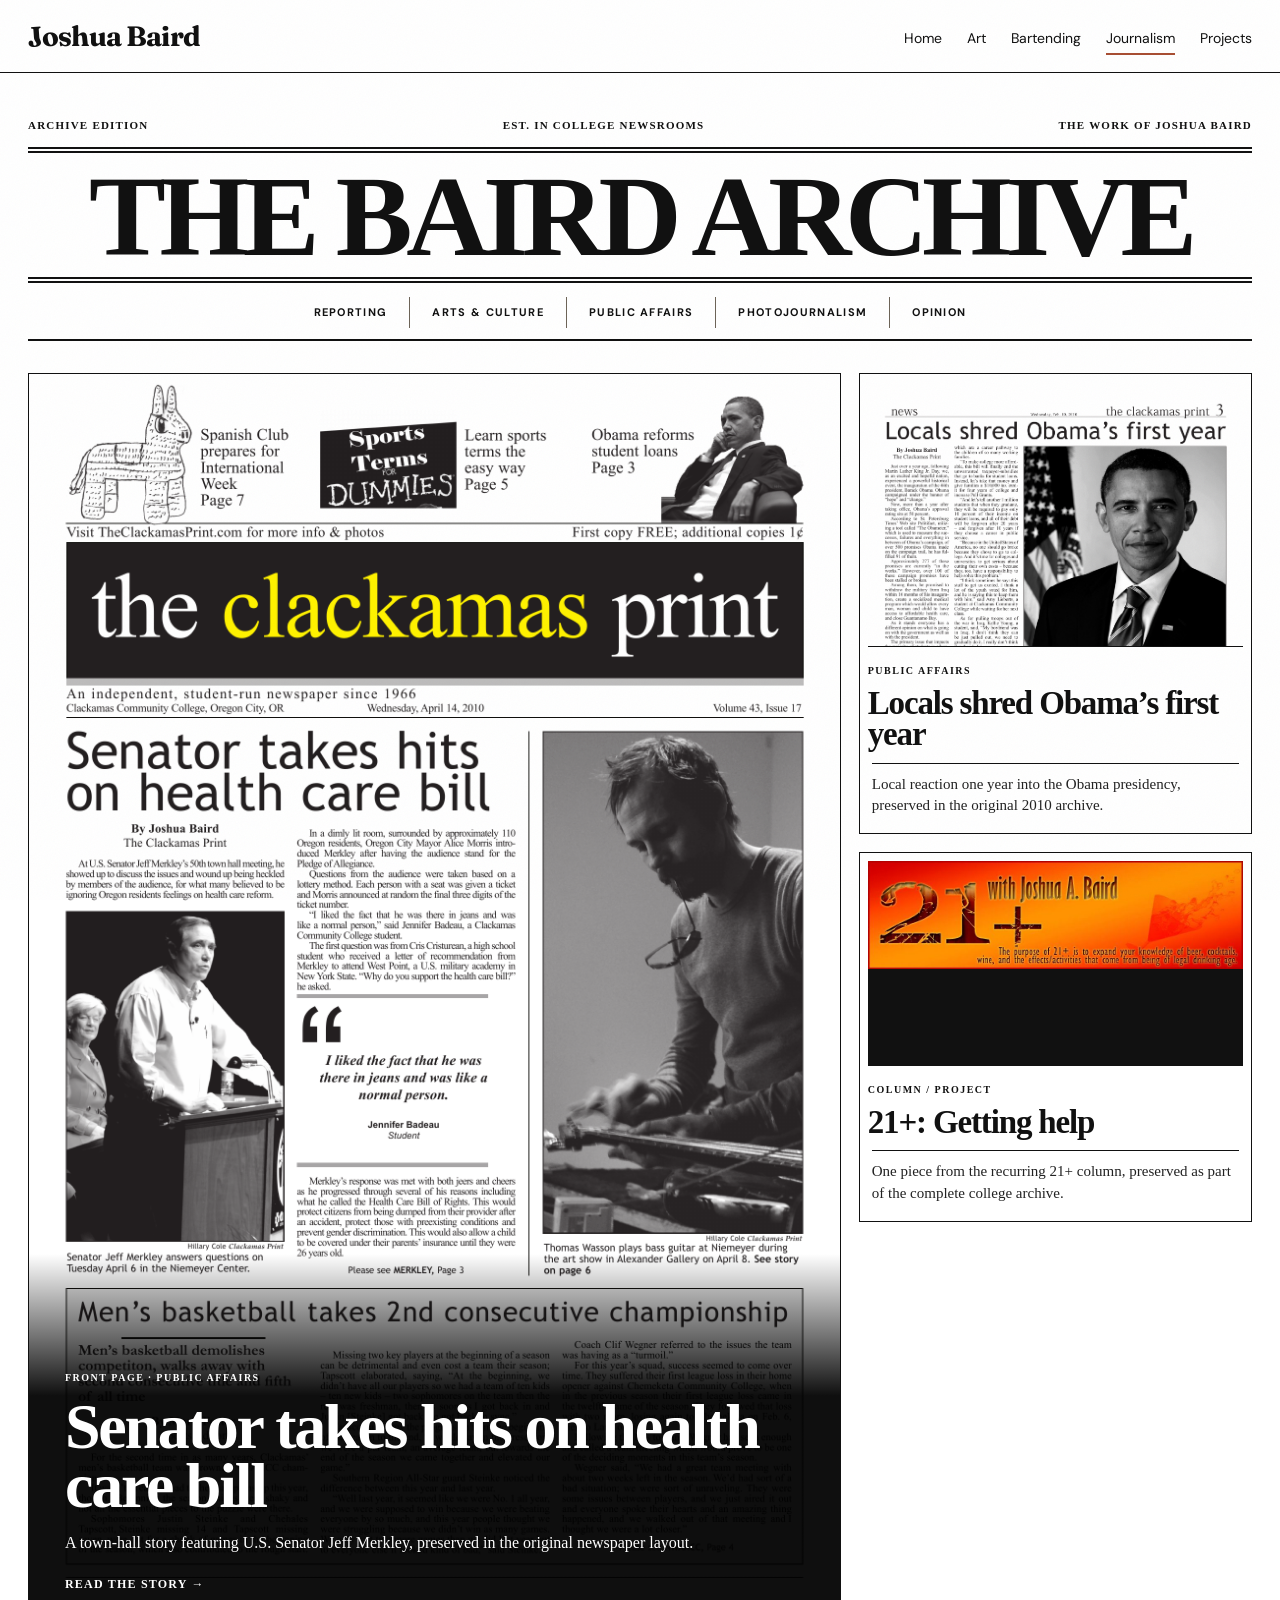
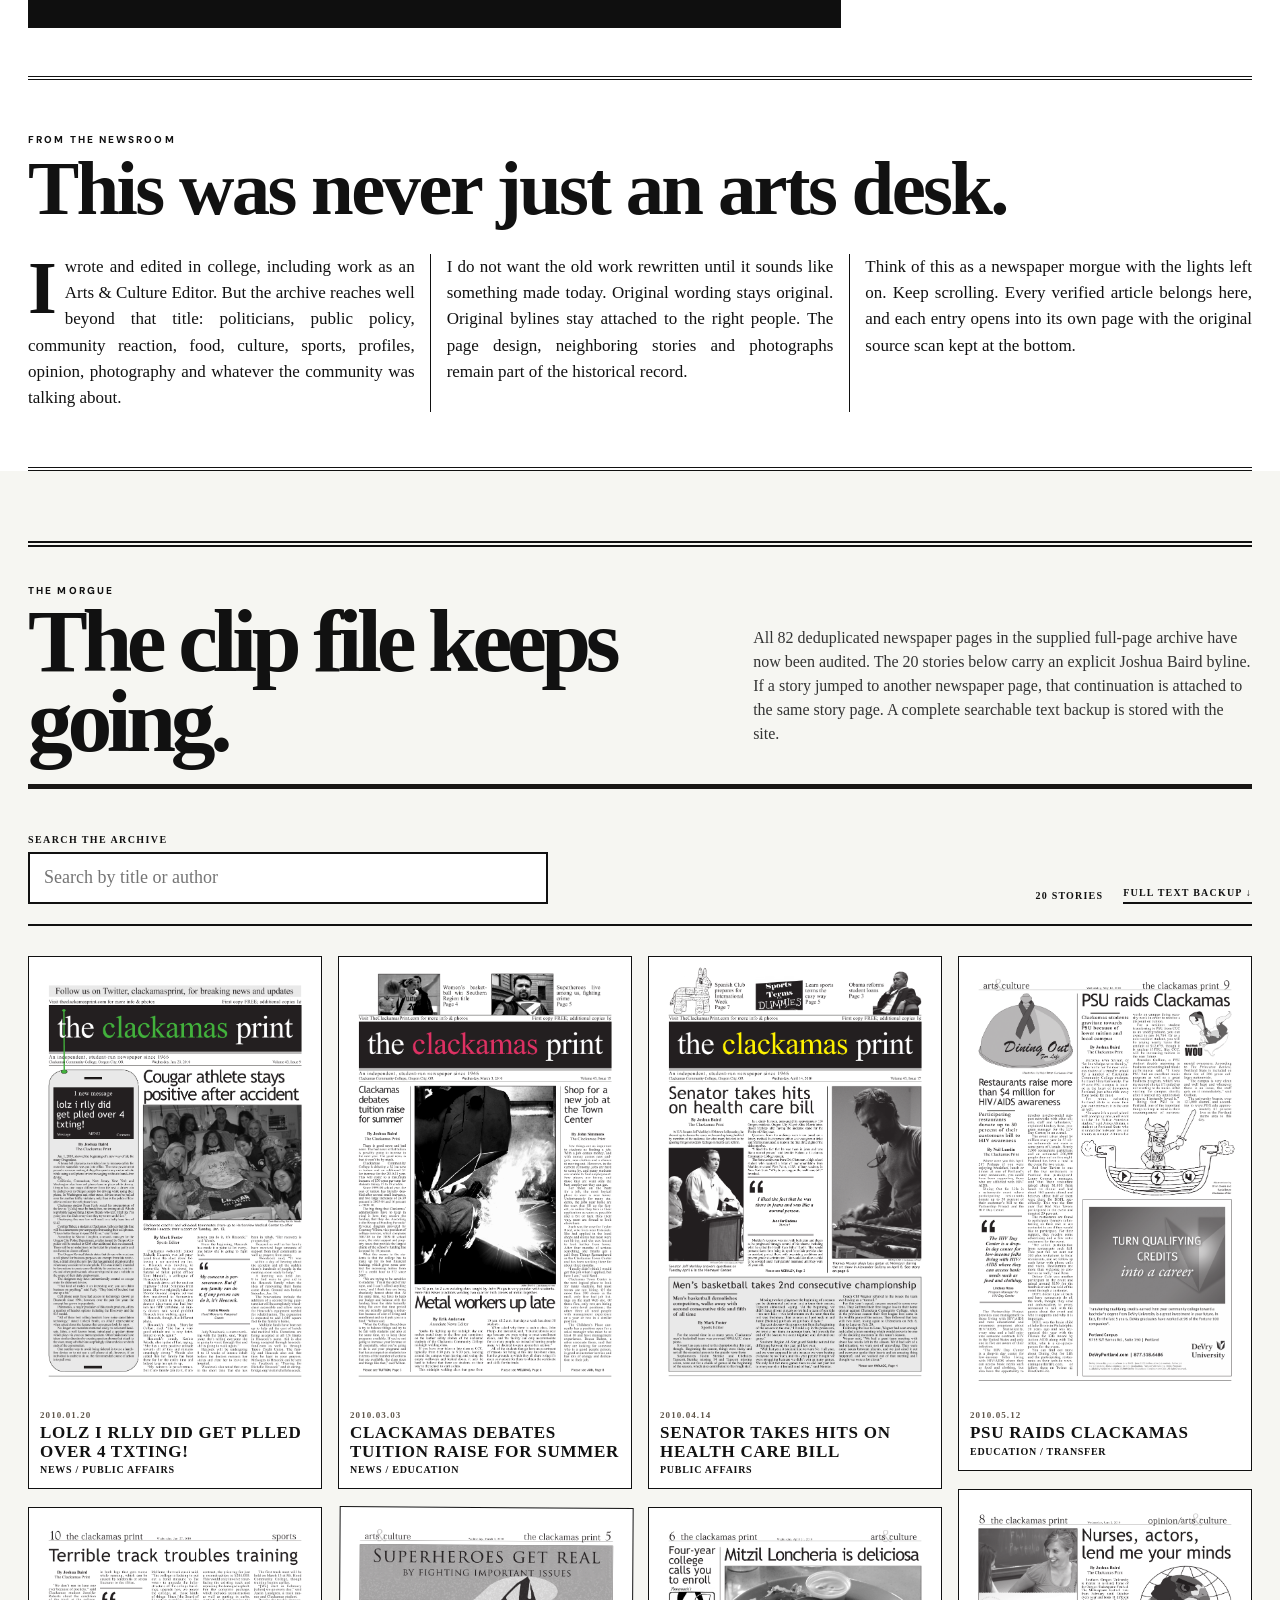
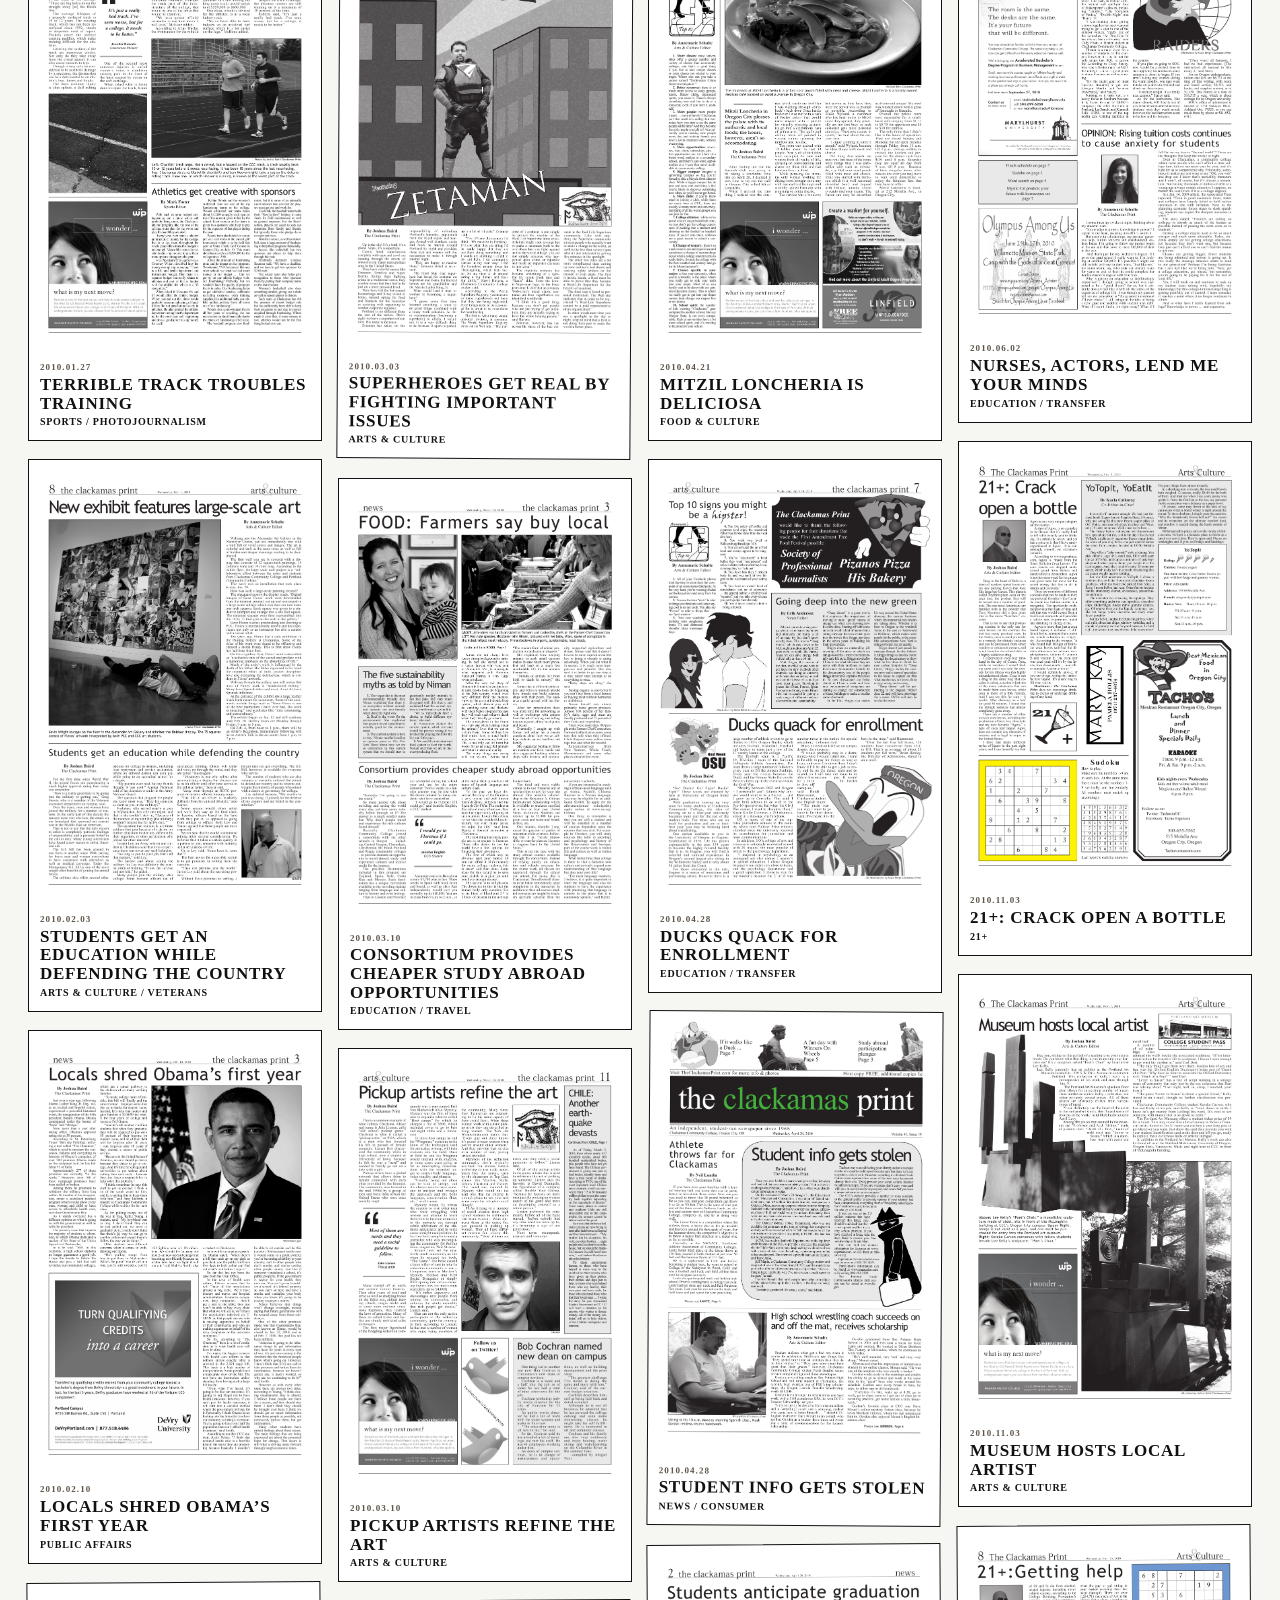
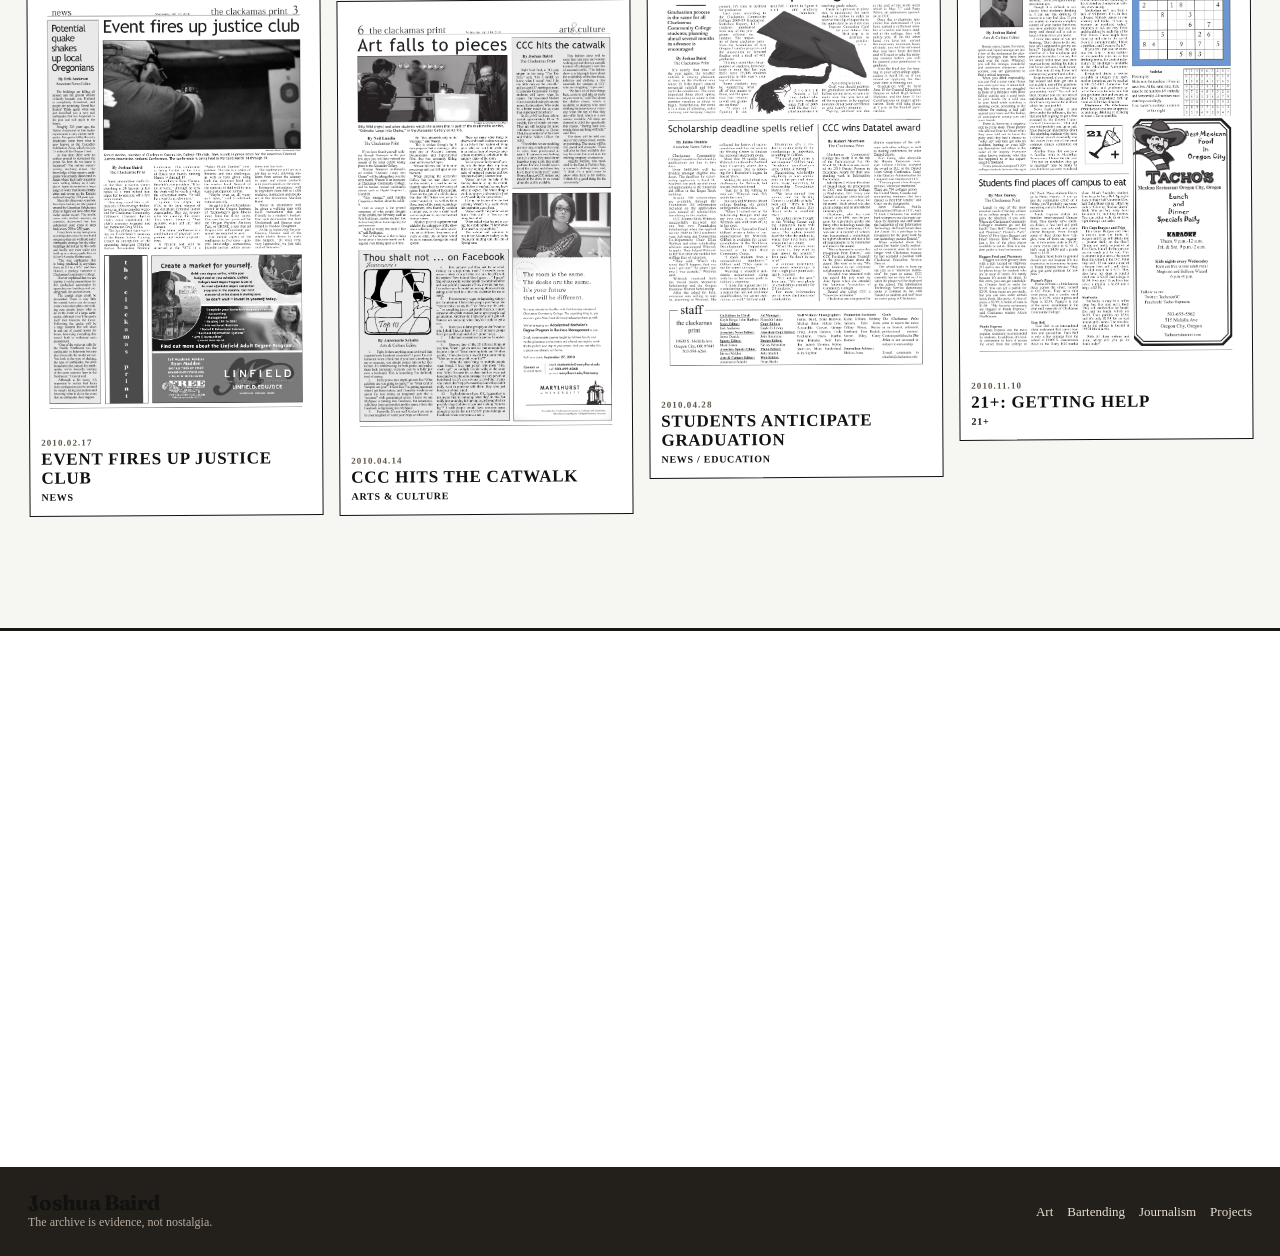
<file: journalism.html>
<!doctype html><html lang="en"><head><meta charset="utf-8"><meta name="viewport" content="width=device-width,initial-scale=1"><title>Journalism Archive — Joshua Baird</title><meta name="description" content="Joshua Baird's college journalism archive: public affairs, arts and culture, opinion, profiles, food, and visual journalism."><link rel="stylesheet" href="assets/css/site.css"></head><body class="newspaper-page newspaper-v1">
<nav class="nav"><div class="container nav-inner"><a class="brand" href="index.html"><span class="brand-j">J</span>oshua Baird</a><button class="menu-btn" aria-label="Menu">☰</button><div class="nav-links"><a  href="index.html">Home</a><a  href="art.html">Art</a><a  href="bartending.html">Bartending</a><a class="active" href="journalism.html">Journalism</a><a  href="projects.html">Projects</a></div></div></nav>
<main>
<header class="newspaper-mast container reveal">
 <div class="mast-top"><span>ARCHIVE EDITION</span><span>EST. IN COLLEGE NEWSROOMS</span><span>THE WORK OF JOSHUA BAIRD</span></div>
 <h1>THE BAIRD ARCHIVE</h1>
 <div class="mast-rule"><span>REPORTING</span><span>ARTS & CULTURE</span><span>PUBLIC AFFAIRS</span><span>PHOTOJOURNALISM</span><span>OPINION</span></div>
</header>

<section class="news-front container">
 <a class="front-page reveal" href="article.html?id=JB-UNKNOWNDATE-011"><img src="assets/img/journalism/archive/JB-UNKNOWNDATE-011_newspaper_clipping.png" alt="The Clackamas Print front page featuring Senator Jeff Merkley"><div class="front-page-overlay"><span>FRONT PAGE · PUBLIC AFFAIRS</span><h2>Senator takes hits on health care bill</h2><p>A town-hall story featuring U.S. Senator Jeff Merkley, preserved in the original newspaper layout.</p><b>READ THE STORY →</b></div></a>
 <div class="news-side-stack">
   <a class="news-side-card reveal" href="article.html?id=JB-2010-02-10-002"><img src="assets/img/journalism/archive/JB-2010-02-10-002_newspaper_clipping.png" alt="Locals shred Obama’s first year"><span>PUBLIC AFFAIRS</span><h3>Locals shred Obama’s first year</h3><p class="news-card-deck">Local reaction one year into the Obama presidency, preserved in the original 2010 archive.</p></a>
   <a class="news-side-card reveal twentyone" href="article.html?id=JB-2010-11-10-005"><img src="assets/img/journalism/21-plus-banner.jpg" alt="21 plus with Joshua A. Baird logo"><span>COLUMN / PROJECT</span><h3>21+: Getting help</h3><p class="news-card-deck">One piece from the recurring 21+ column, preserved as part of the complete college archive.</p></a>
 </div>
</section>

<section class="newsroom-intro container reveal"><div class="column-kicker">FROM THE NEWSROOM</div><h2>This was never just an arts desk.</h2><div class="newspaper-columns"><p>I wrote and edited in college, including work as an Arts & Culture Editor. But the archive reaches well beyond that title: politicians, public policy, community reaction, food, culture, sports, profiles, opinion, photography and whatever the community was talking about.</p><p>I do not want the old work rewritten until it sounds like something made today. Original wording stays original. Original bylines stay attached to the right people. The page design, neighboring stories and photographs remain part of the historical record.</p><p>Think of this as a newspaper morgue with the lights left on. Keep scrolling. Every verified article belongs here, and each entry opens into its own page with the original source scan kept at the bottom.</p></div></section>

<section class="archive-band">
 <div class="container archive-head reveal"><div><span class="column-kicker">THE MORGUE</span><h2>The clip file keeps going.</h2></div><p>All 82 deduplicated newspaper pages in the supplied full-page archive have now been audited. The 20 stories below carry an explicit Joshua Baird byline. If a story jumped to another newspaper page, that continuation is attached to the same story page. A complete searchable text backup is stored with the site.</p></div>
 <div class="container archive-tools reveal">
   <label class="archive-search"><span>SEARCH THE ARCHIVE</span><input type="search" placeholder="Search by title or author" aria-label="Search journalism archive by title or author" data-archive-search></label>
   <div class="archive-tool-links"><span data-archive-count>20 stories</span><a href="archive-text/journalism-archive-full-text.txt">FULL TEXT BACKUP ↓</a></div>
 </div>
 <div class="container clip-columns"><a class="clip-sheet reveal" href="article.html?id=JB-2010-01-01-020" data-search="lolz i rlly did get plled over 4 txting! joshua baird news / public affairs 2010-01-20 the clackamas print"><img src="assets/img/journalism/archive/JB-2010-01-01-020_newspaper_clipping.png" alt="lolz i rlly did get plled over 4 txting!"><figcaption><span>2010.01.20</span><b>lolz i rlly did get plled over 4 txting!</b><em>News / Public Affairs</em></figcaption></a>
<a class="clip-sheet reveal" href="article.html?id=JB-2010-01-27-022" data-search="terrible track troubles training joshua baird sports / photojournalism 2010-01-27 the clackamas print"><img src="assets/img/journalism/archive/JB-2010-01-27-022_newspaper_clipping.png" alt="Terrible track troubles training"><figcaption><span>2010.01.27</span><b>Terrible track troubles training</b><em>Sports / Photojournalism</em></figcaption></a>
<a class="clip-sheet reveal" href="article.html?id=JB-2010-02-03-006" data-search="students get an education while defending the country joshua baird arts &amp; culture / veterans 2010-02-03 the clackamas print"><img src="assets/img/journalism/archive/JB-2010-02-03-006_newspaper_clipping.png" alt="Students get an education while defending the country"><figcaption><span>2010.02.03</span><b>Students get an education while defending the country</b><em>Arts &amp; Culture / Veterans</em></figcaption></a>
<a class="clip-sheet reveal" href="article.html?id=JB-2010-02-10-002" data-search="locals shred obama’s first year joshua baird public affairs 2010-02-10 the clackamas print"><img src="assets/img/journalism/archive/JB-2010-02-10-002_newspaper_clipping.png" alt="Locals shred Obama’s first year"><figcaption><span>2010.02.10</span><b>Locals shred Obama’s first year</b><em>Public Affairs</em></figcaption></a>
<a class="clip-sheet reveal" href="article.html?id=JB-2010-02-17-003" data-search="event fires up justice club joshua baird news 2010-02-17 the clackamas print"><img src="assets/img/journalism/archive/JB-2010-02-17-003_newspaper_clipping.png" alt="Event fires up justice club"><figcaption><span>2010.02.17</span><b>Event fires up justice club</b><em>News</em></figcaption></a>
<a class="clip-sheet reveal" href="article.html?id=JB-2010-03-03-019" data-search="clackamas debates tuition raise for summer joshua baird news / education 2010-03-03 the clackamas print"><img src="assets/img/journalism/archive/JB-2010-03-03-019_newspaper_clipping.png" alt="Clackamas debates tuition raise for summer"><figcaption><span>2010.03.03</span><b>Clackamas debates tuition raise for summer</b><em>News / Education</em></figcaption></a>
<a class="clip-sheet reveal" href="article.html?id=JB-2010-03-03-004" data-search="superheroes get real by fighting important issues joshua baird arts &amp; culture 2010-03-03 the clackamas print"><img src="assets/img/journalism/archive/JB-2010-03-03-004_newspaper_clipping.png" alt="Superheroes get real by fighting important issues"><figcaption><span>2010.03.03</span><b>Superheroes get real by fighting important issues</b><em>Arts &amp; Culture</em></figcaption></a>
<a class="clip-sheet reveal" href="article.html?id=JB-2010-03-10-009" data-search="consortium provides cheaper study abroad opportunities joshua baird education / travel 2010-03-10 the clackamas print"><img src="assets/img/journalism/archive/JB-2010-03-10-009_newspaper_clipping.png" alt="Consortium provides cheaper study abroad opportunities"><figcaption><span>2010.03.10</span><b>Consortium provides cheaper study abroad opportunities</b><em>Education / Travel</em></figcaption></a>
<a class="clip-sheet reveal" href="article.html?id=JB-2010-03-10-001" data-search="pickup artists refine the art joshua baird arts &amp; culture 2010-03-10 the clackamas print"><img src="assets/img/journalism/archive/JB-2010-03-10-001_newspaper_clipping.png" alt="Pickup artists refine the art"><figcaption><span>2010.03.10</span><b>Pickup artists refine the art</b><em>Arts &amp; Culture</em></figcaption></a>
<a class="clip-sheet reveal" href="article.html?id=JB-UNKNOWNDATE-012" data-search="ccc hits the catwalk joshua baird arts &amp; culture 2010-04-14 the clackamas print"><img src="assets/img/journalism/archive/JB-UNKNOWNDATE-012_newspaper_clipping.png" alt="CCC hits the catwalk"><figcaption><span>2010.04.14</span><b>CCC hits the catwalk</b><em>Arts &amp; Culture</em></figcaption></a>
<a class="clip-sheet reveal" href="article.html?id=JB-UNKNOWNDATE-011" data-search="senator takes hits on health care bill joshua baird public affairs 2010-04-14 the clackamas print"><img src="assets/img/journalism/archive/JB-UNKNOWNDATE-011_newspaper_clipping.png" alt="Senator takes hits on health care bill"><figcaption><span>2010.04.14</span><b>Senator takes hits on health care bill</b><em>Public Affairs</em></figcaption></a>
<a class="clip-sheet reveal" href="article.html?id=JB-2009-01-30-013" data-search="mitzil loncheria is deliciosa joshua baird food &amp; culture 2010-04-21 the clackamas print"><img src="assets/img/journalism/archive/JB-2009-01-30-013_newspaper_clipping.png" alt="Mitzil Loncheria is deliciosa"><figcaption><span>2010.04.21</span><b>Mitzil Loncheria is deliciosa</b><em>Food &amp; Culture</em></figcaption></a>
<a class="clip-sheet reveal" href="article.html?id=JB-UNKNOWNDATE-016" data-search="ducks quack for enrollment joshua baird education / transfer 2010-04-28 the clackamas print"><img src="assets/img/journalism/archive/JB-UNKNOWNDATE-016_newspaper_clipping.png" alt="Ducks quack for enrollment"><figcaption><span>2010.04.28</span><b>Ducks quack for enrollment</b><em>Education / Transfer</em></figcaption></a>
<a class="clip-sheet reveal" href="article.html?id=JB-UNKNOWNDATE-014" data-search="student info gets stolen joshua baird news / consumer 2010-04-28 the clackamas print"><img src="assets/img/journalism/archive/JB-UNKNOWNDATE-014_newspaper_clipping.png" alt="Student info gets stolen"><figcaption><span>2010.04.28</span><b>Student info gets stolen</b><em>News / Consumer</em></figcaption></a>
<a class="clip-sheet reveal" href="article.html?id=JB-UNKNOWNDATE-015" data-search="students anticipate graduation joshua baird news / education 2010-04-28 the clackamas print"><img src="assets/img/journalism/archive/JB-UNKNOWNDATE-015_newspaper_clipping.png" alt="Students anticipate graduation"><figcaption><span>2010.04.28</span><b>Students anticipate graduation</b><em>News / Education</em></figcaption></a>
<a class="clip-sheet reveal" href="article.html?id=JB-2010-05-12-017" data-search="psu raids clackamas joshua baird education / transfer 2010-05-12 the clackamas print"><img src="assets/img/journalism/archive/JB-2010-05-12-017_newspaper_clipping.png" alt="PSU raids Clackamas"><figcaption><span>2010.05.12</span><b>PSU raids Clackamas</b><em>Education / Transfer</em></figcaption></a>
<a class="clip-sheet reveal" href="article.html?id=JB-2010-06-02-018" data-search="nurses, actors, lend me your minds joshua baird education / transfer 2010-06-02 the clackamas print"><img src="assets/img/journalism/archive/JB-2010-06-02-018_newspaper_clipping.png" alt="Nurses, actors, lend me your minds"><figcaption><span>2010.06.02</span><b>Nurses, actors, lend me your minds</b><em>Education / Transfer</em></figcaption></a>
<a class="clip-sheet reveal" href="article.html?id=JB-2010-11-03-008" data-search="21+: crack open a bottle joshua baird 21+ 2010-11-03 the clackamas print"><img src="assets/img/journalism/archive/JB-2010-11-03-008_newspaper_clipping.png" alt="21+: Crack open a bottle"><figcaption><span>2010.11.03</span><b>21+: Crack open a bottle</b><em>21+</em></figcaption></a>
<a class="clip-sheet reveal" href="article.html?id=JB-2010-11-03-007" data-search="museum hosts local artist joshua baird arts &amp; culture 2010-11-03 the clackamas print"><img src="assets/img/journalism/archive/JB-2010-11-03-007_newspaper_clipping.png" alt="Museum hosts local artist"><figcaption><span>2010.11.03</span><b>Museum hosts local artist</b><em>Arts &amp; Culture</em></figcaption></a>
<a class="clip-sheet reveal" href="article.html?id=JB-2010-11-10-005" data-search="21+: getting help joshua baird 21+ 2010-11-10 the clackamas print"><img src="assets/img/journalism/archive/JB-2010-11-10-005_newspaper_clipping.png" alt="21+: Getting help"><figcaption><span>2010.11.10</span><b>21+: Getting help</b><em>21+</em></figcaption></a></div>
</section>

<section class="archive-next container reveal"><div><span class="column-kicker">PRESERVATION RULE</span><h2>The archive does not get rewritten to make the past prettier.</h2></div><p>Story pages use verified titles, bylines and publication dates. Text is preserved from the archive with only line-wrap cleanup; the source scan remains the authority. Continuation pages are shown with their parent story in reading order.</p></section>
</main>
<footer class="footer"><div class="container footer-inner"><div><div class="brand"><span class="brand-j">J</span>oshua Baird</div><div class="footer-small">The archive is evidence, not nostalgia.</div></div><div class="footer-links"><a href="art.html">Art</a><a href="bartending.html">Bartending</a><a href="journalism.html">Journalism</a><a href="projects.html">Projects</a></div></div></footer>
<script src="assets/js/site.js"></script></body></html>
</file>
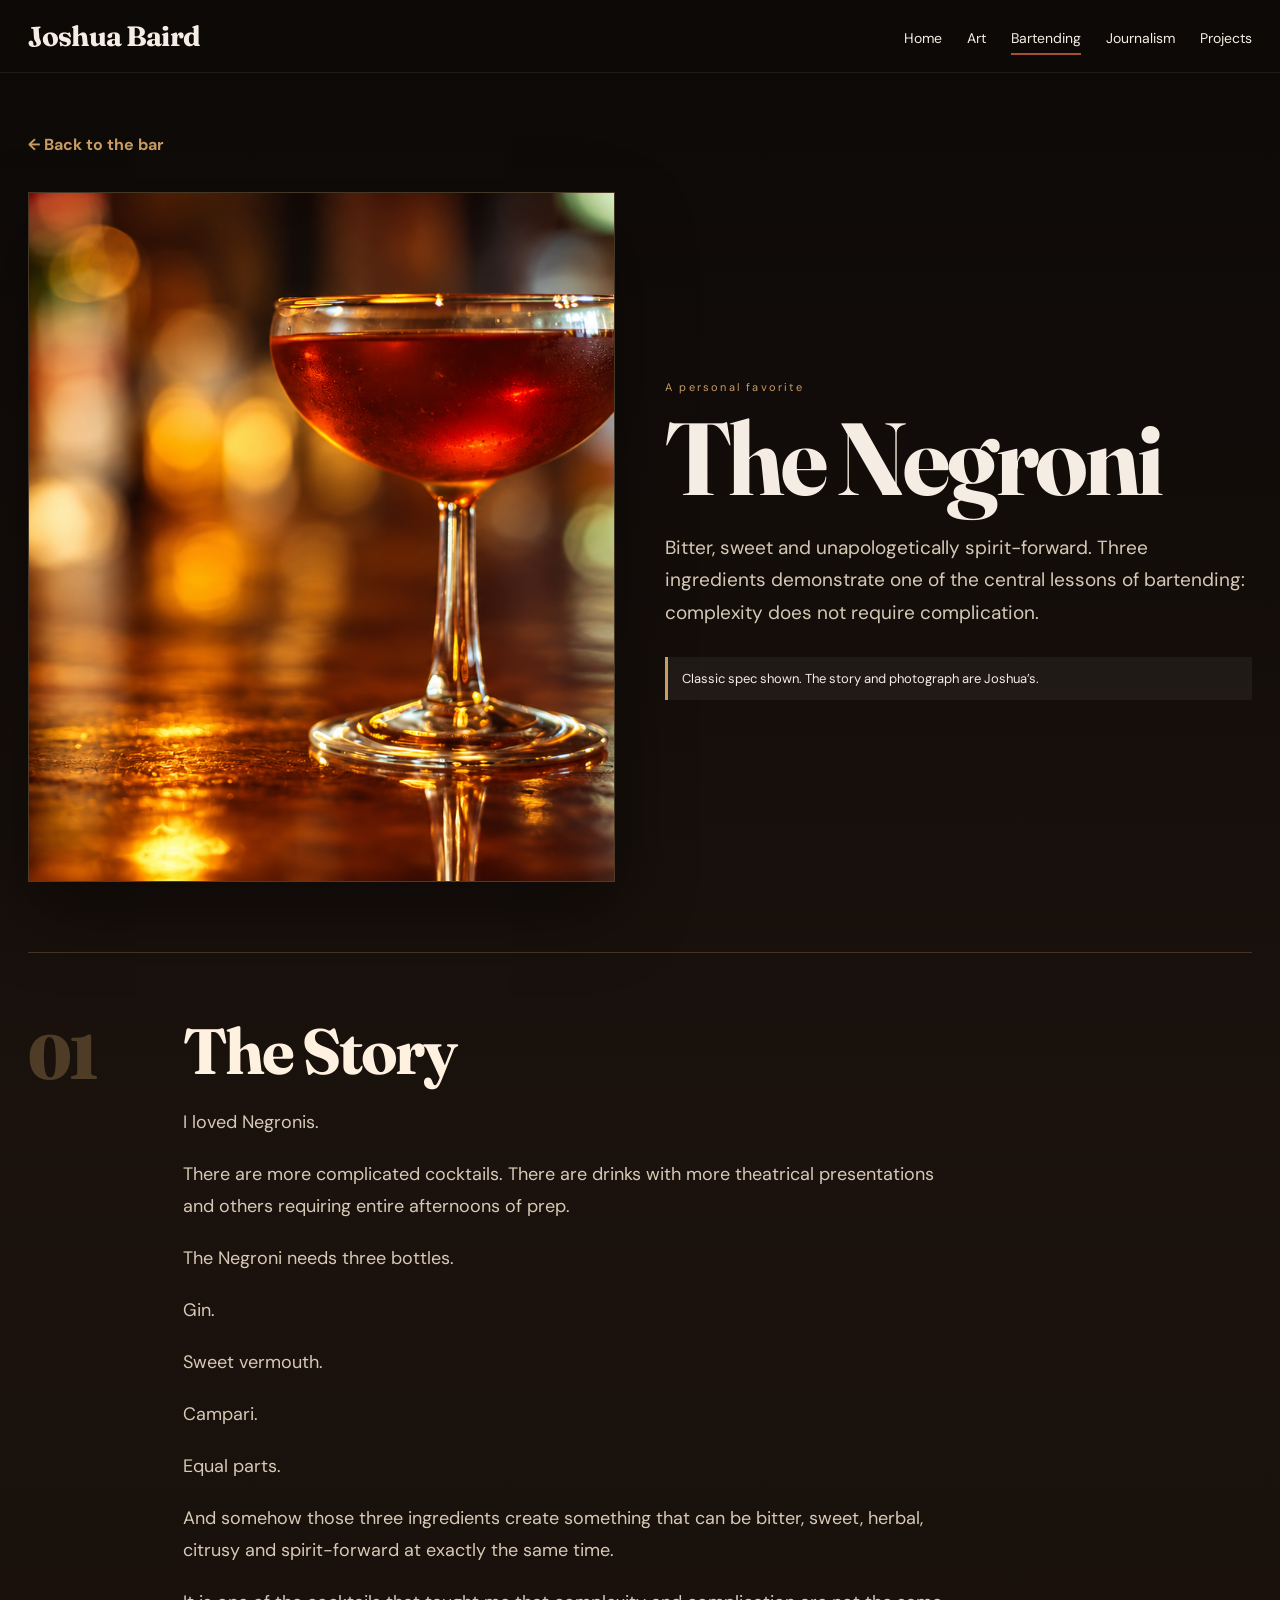
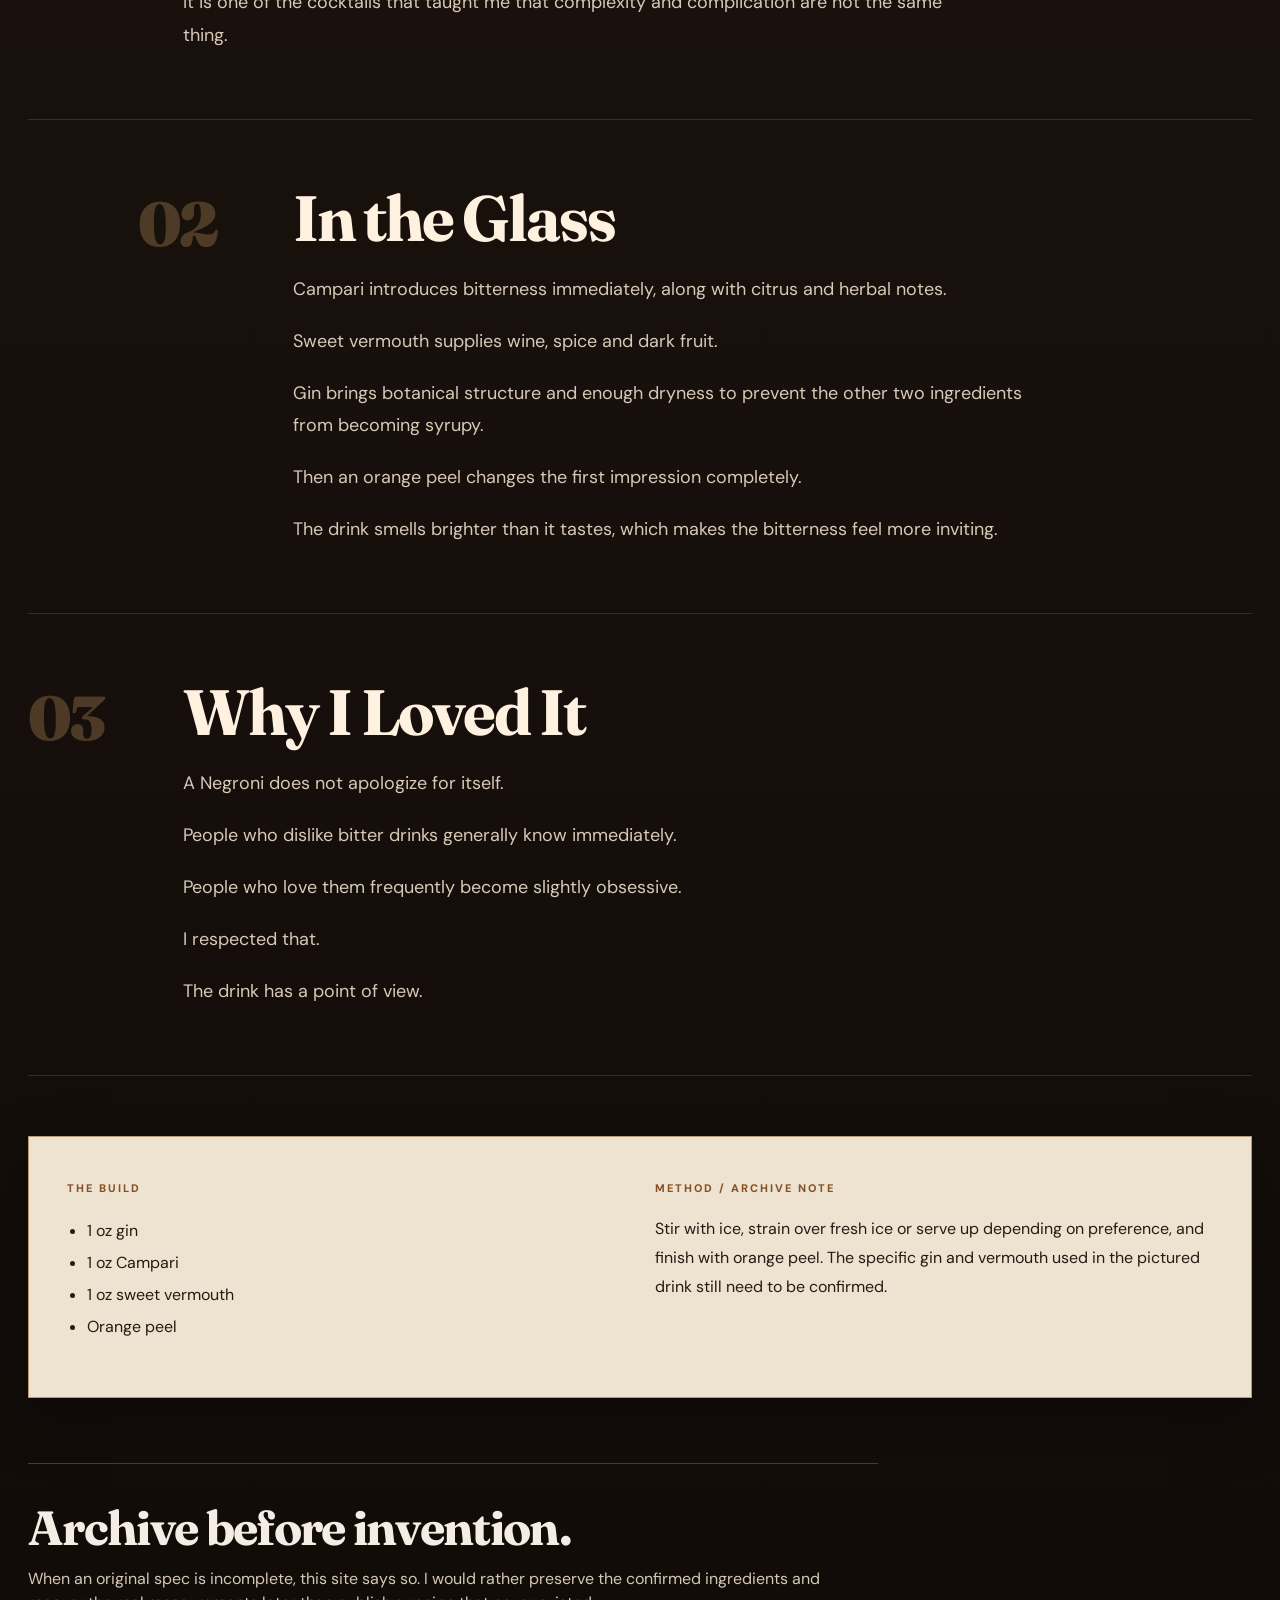
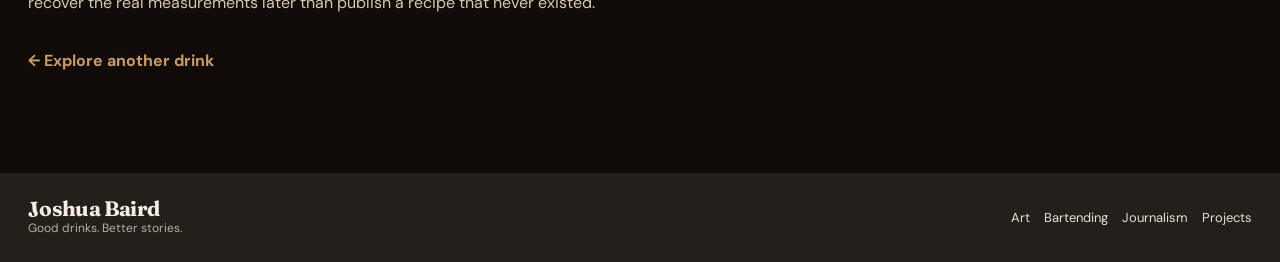
<file: recipe.html>
<!doctype html><html lang="en"><head><meta charset="utf-8"><meta name="viewport" content="width=device-width,initial-scale=1"><title>Drink Story — Joshua Baird</title><meta name="description" content="Drink stories, flavor notes, brands, and preserved build notes from Joshua Baird's bartending archive."><link rel="stylesheet" href="assets/css/site.css"></head><body class="bar-page recipe-page recipe-story-page">
<nav class="nav"><div class="container nav-inner"><a class="brand" href="index.html"><span class="brand-j">J</span>oshua Baird</a><button class="menu-btn" aria-label="Menu">☰</button><div class="nav-links"><a href="index.html">Home</a><a href="art.html">Art</a><a class="active" href="bartending.html">Bartending</a><a href="journalism.html">Journalism</a><a href="projects.html">Projects</a></div></div></nav>
<main class="recipe-shell container" data-recipe-page>
<a class="bar-back" href="bartending.html">← Back to the bar</a>
<section class="recipe-hero recipe-story-hero"><div class="recipe-photo"><img data-recipe-image alt="Cocktail"></div><div class="recipe-copy"><span data-recipe-type></span><h1 data-recipe-name>Loading drink…</h1><p class="recipe-deck" data-recipe-story></p><div class="recipe-status" data-recipe-status></div></div></section>
<section class="recipe-article" data-recipe-article></section>

<section class="recipe-archive-evidence" data-recipe-archive hidden>
  <div class="recipe-archive-copy">
    <span class="recipe-label">FROM THE ARCHIVE</span>
    <h2 data-recipe-archive-title>Archive evidence</h2>
    <p class="recipe-archive-date" data-recipe-archive-date></p>
    <p data-recipe-archive-note></p>
  </div>
  <figure class="recipe-archive-photo" data-recipe-archive-figure hidden><img data-recipe-archive-image alt="Archived drink presentation"></figure>
</section>
<section class="recipe-card recipe-build-card"><div><span class="recipe-label">THE BUILD</span><ul data-recipe-ingredients></ul></div><div><span class="recipe-label">METHOD / ARCHIVE NOTE</span><p data-recipe-method></p></div></section>
<section class="recipe-note"><h2>Archive before invention.</h2><p>When an original spec is incomplete, this site says so. I would rather preserve the confirmed ingredients and recover the real measurements later than publish a recipe that never existed.</p><a class="bar-back" href="bartending.html#drinks">← Explore another drink</a></section>
</main>
<footer class="footer"><div class="container footer-inner"><div><div class="brand"><span class="brand-j">J</span>oshua Baird</div><div class="footer-small">Good drinks. Better stories.</div></div><div class="footer-links"><a href="art.html">Art</a><a href="bartending.html">Bartending</a><a href="journalism.html">Journalism</a><a href="projects.html">Projects</a></div></div></footer>
<script src="data/recipes.js"></script><script src="assets/js/site.js"></script></body></html>
</file>
<file: assets/css/site.css>
@import url('https://fonts.googleapis.com/css2?family=Caveat:wght@500;600;700&family=DM+Sans:wght@400;500;600;700&family=Fraunces:opsz,wght@9..144,600;9..144,700;9..144,800&display=swap');

:root{
  --paper:#f4efe6;--paper-2:#fbf8f1;--ink:#25211c;--muted:#675f55;--rust:#a84e33;--rust-2:#7f3727;
  --char:#28251f;--sage:#75806f;--line:rgba(55,46,35,.16);--cream:#fffdf7;--gold:#c79444;
  --serif:'Fraunces',Georgia,serif;--sans:'DM Sans',system-ui,sans-serif;--hand:'Caveat',cursive;
  --shadow:0 22px 60px rgba(67,48,28,.13);--radius:18px;
}
*{box-sizing:border-box}html{scroll-behavior:smooth}body{margin:0;color:var(--ink);font-family:var(--sans);background:var(--paper);line-height:1.5}a{color:inherit;text-decoration:none}img{display:block;max-width:100%}button{font:inherit}::selection{background:#dcb59f;color:#231a16}
body.site-shell{background:
  radial-gradient(circle at 20% 12%,rgba(255,255,255,.8),transparent 23%),
  linear-gradient(rgba(249,246,239,.94),rgba(249,246,239,.94)),
  repeating-linear-gradient(92deg,rgba(113,89,55,.08) 0 1px,transparent 1px 28px),
  #eee4d4;
}
body.site-shell:before{content:"";position:fixed;inset:0;pointer-events:none;z-index:1000;opacity:.22;mix-blend-mode:multiply;background-image:url("data:image/svg+xml,%3Csvg xmlns='http://www.w3.org/2000/svg' width='130' height='130'%3E%3Cfilter id='n'%3E%3CfeTurbulence type='fractalNoise' baseFrequency='.8' numOctaves='3' stitchTiles='stitch'/%3E%3C/filter%3E%3Crect width='100%25' height='100%25' filter='url(%23n)' opacity='.13'/%3E%3C/svg%3E")}

.container{width:min(1320px,calc(100% - 56px));margin:auto}.nav{position:sticky;top:0;z-index:80;background:rgba(248,244,236,.88);backdrop-filter:blur(18px);border-bottom:1px solid var(--line)}.nav-inner{height:72px;display:flex;align-items:center;justify-content:space-between;gap:28px}.brand{font:700 28px/1 var(--serif);letter-spacing:-.03em}.nav-links{display:flex;align-items:center;gap:25px;font-size:14px}.nav-links a{position:relative;padding:24px 0 20px;color:#4c463e}.nav-links a:after{content:"";position:absolute;left:0;right:100%;bottom:14px;height:2px;background:var(--rust);transition:.25s}.nav-links a:hover:after,.nav-links a.active:after{right:0}.nav-cta{padding:10px 15px!important;border-radius:999px;background:var(--char);color:white!important}.nav-cta:after{display:none}.menu-btn{display:none;background:none;border:0;font-size:24px}

.eyebrow{text-transform:uppercase;letter-spacing:.2em;font-size:11px;font-weight:700;color:var(--rust)}.display,h1,h2,h3{font-family:var(--serif);margin:0;line-height:.98;letter-spacing:-.035em}.hand{font-family:var(--hand);font-size:30px;line-height:1.05}.muted{color:var(--muted)}.btn{display:inline-flex;align-items:center;justify-content:center;gap:10px;border-radius:999px;padding:13px 19px;background:var(--char);color:white;border:1px solid var(--char);font-weight:700;font-size:14px;transition:.2s}.btn:hover{transform:translateY(-2px);box-shadow:0 12px 28px rgba(36,30,24,.16)}.btn.ghost{background:transparent;color:var(--char)}.btn.rust{background:var(--rust);border-color:var(--rust)}

/* Home */
.home-hero{position:relative;min-height:760px;display:grid;grid-template-columns:.9fr 1.1fr;align-items:center;gap:20px;padding:46px 0 12px;overflow:hidden}.home-hero:after{content:"";position:absolute;right:-10vw;top:8%;width:58vw;height:86%;background:url('../img/art/grid-lines.png') center/cover;opacity:.38;mix-blend-mode:multiply;clip-path:polygon(9% 6%,95% 0,86% 34%,100% 58%,77% 100%,37% 92%,0 64%,13% 31%);filter:saturate(1.1) contrast(1.02);z-index:-1}.hero-copy{padding:48px 0 76px;position:relative;z-index:3}.hero-copy h1{font-size:clamp(72px,9.7vw,150px);max-width:720px}.hero-copy .intro{max-width:620px;font-size:19px;color:#554e46;margin:24px 0 26px}.hero-btns{display:flex;gap:12px;flex-wrap:wrap}.hero-scribble{display:inline-block;margin:34px 0 0 36px;transform:rotate(-5deg);font:600 31px/1.05 var(--hand);position:relative}.hero-scribble:after{content:"";position:absolute;left:16px;right:4px;bottom:-7px;border-bottom:3px solid var(--rust);transform:rotate(-3deg)}
.hero-visual{height:690px;position:relative;display:flex;align-items:flex-end;justify-content:center;overflow:hidden}.hero-visual:before{content:"";position:absolute;left:10%;right:5%;top:13%;bottom:4%;background:linear-gradient(140deg,rgba(188,63,36,.06),rgba(42,47,45,.05));border-radius:48% 52% 16px 16px}.hero-portrait{height:620px;width:auto;position:relative;z-index:2;object-fit:contain;object-position:center top;filter:drop-shadow(0 24px 25px rgba(35,24,14,.2));clip-path:inset(0 0 9% 0)}.hero-rail{position:absolute;right:0;top:170px;width:170px;border-left:1px solid rgba(56,47,38,.3);padding-left:20px;font-size:12px;line-height:1.8;text-transform:uppercase;letter-spacing:.08em}.hero-note{position:absolute;right:8px;top:66px;transform:rotate(-8deg);font:600 28px/1.05 var(--hand);max-width:150px}

.route-section{padding:40px 0 90px}.section-title{font-size:clamp(46px,5vw,74px)}.route-head{display:flex;justify-content:space-between;align-items:end;gap:30px;margin-bottom:26px}.route-head .hand{max-width:270px;text-align:center;transform:rotate(4deg)}.route-grid{display:grid;grid-template-columns:repeat(4,1fr);gap:14px}.route-card{background:rgba(255,255,255,.66);border:1px solid rgba(56,47,38,.12);box-shadow:0 12px 30px rgba(48,35,22,.06);overflow:hidden;min-height:300px;display:flex;flex-direction:column;transition:.25s}.route-card:hover{transform:translateY(-5px);box-shadow:var(--shadow)}.route-visual{height:138px;position:relative;overflow:hidden;background:#d7d0c3}.route-visual img{width:100%;height:100%;object-fit:cover}.route-visual.mpl img{object-fit:cover}.route-visual.cc{background:radial-gradient(circle at 72% 30%,#6b727a 0 1px,transparent 2px),linear-gradient(135deg,#090a0d,#232831 55%,#090a0d);display:flex;align-items:center;justify-content:center;overflow:hidden}.route-visual.cc:before{content:"";position:absolute;width:6px;height:190px;background:#d7dde5;transform:rotate(38deg);box-shadow:0 0 18px rgba(255,255,255,.45)}.route-visual.cc:after{content:"THAT'S NOT CANON";font-family:'Air Americana',Impact,'Arial Narrow',sans-serif;letter-spacing:.06em;font-size:24px;color:white;position:relative;background:rgba(0,0,0,.58);padding:9px 12px;transform:rotate(-4deg)}.route-visual.blog{background:linear-gradient(120deg,#7a5439,#c69b6c 45%,#3c2b20);position:relative}.route-visual.blog:before{content:"";position:absolute;left:24%;top:12%;width:52%;height:80%;background:#eee6d8;transform:rotate(5deg);box-shadow:0 8px 24px rgba(0,0,0,.24)}.route-visual.blog:after{content:"";position:absolute;left:48%;top:25%;width:8px;height:80px;background:#1e1d1c;transform:rotate(45deg)}.route-visual.substack{background:radial-gradient(circle at 62% 42%,#f2a643 0 5%,#b56b28 6% 13%,#4b2d1c 35%,#1d1713 70%)}.route-body{padding:18px 18px 20px;display:flex;flex-direction:column;flex:1}.route-body h3{font-size:26px;margin-bottom:8px}.route-body p{font-size:14px;color:var(--muted);margin:0 0 18px}.route-arrow{margin-top:auto;font-size:23px;align-self:flex-end}

.about-band{padding:88px 0;background:rgba(255,252,246,.52);border-top:1px solid rgba(54,47,39,.08);border-bottom:1px solid rgba(54,47,39,.08);position:relative;overflow:hidden}.about-grid{display:grid;grid-template-columns:.86fr 1.14fr;gap:58px;align-items:center}.about-copy h2{font-size:clamp(54px,6vw,86px);max-width:760px}.about-copy p{font-size:17px;max-width:720px;color:#5a5248}.about-notes{min-height:330px;position:relative}.note-card{position:absolute;background:#fdfaf2;padding:26px 28px;box-shadow:0 14px 36px rgba(52,40,27,.12);border:1px solid rgba(71,56,39,.08);font:600 30px/1.05 var(--hand)}.note-card.one{left:6%;top:14%;transform:rotate(-5deg)}.note-card.two{right:6%;top:4%;transform:rotate(4deg)}.note-card.three{right:16%;bottom:4%;transform:rotate(-2deg)}.about-notes:after{content:"";position:absolute;inset:14% 22% 12% 20%;border:2px solid rgba(168,78,51,.35);border-radius:50%;transform:rotate(-11deg)}

.art-tease{padding:100px 0 110px}.tease-grid{display:grid;grid-template-columns:.65fr 1.35fr;gap:42px;align-items:center}.tease-copy h2{font-size:clamp(54px,6vw,84px)}.tease-copy p{color:var(--muted);font-size:17px}.tease-wall{display:grid;grid-template-columns:1fr 1.1fr 1fr;grid-template-rows:240px 240px;gap:14px;transform:rotate(-.5deg)}.tease-wall figure{margin:0;background:white;padding:8px 8px 34px;box-shadow:0 14px 30px rgba(42,31,21,.14);position:relative}.tease-wall figure:nth-child(1){grid-row:span 2;transform:rotate(-2deg)}.tease-wall figure:nth-child(2){transform:rotate(1.5deg)}.tease-wall figure:nth-child(3){grid-row:span 2;transform:rotate(2deg)}.tease-wall figure:nth-child(4){transform:rotate(-1deg)}.tease-wall img{width:100%;height:100%;object-fit:cover}.tease-wall figcaption{position:absolute;left:12px;bottom:7px;font:600 23px/1 var(--hand);color:#3c352f}

.motion{padding:90px 0;background:#efe7da;border-top:1px solid rgba(68,54,37,.08);border-bottom:1px solid rgba(68,54,37,.08)}.motion-head{display:grid;grid-template-columns:.5fr 1.5fr;gap:30px;align-items:end;margin-bottom:28px}.motion-head h2{font-size:clamp(50px,6vw,84px)}.motion-head p{color:var(--muted);max-width:660px}.motion-grid{display:grid;grid-template-columns:repeat(5,1fr);gap:13px}.motion-card{background:#fffaf1;border:1px solid rgba(55,43,31,.1);overflow:hidden;min-height:300px;transition:.25s}.motion-card:hover{transform:translateY(-5px)}.motion-img{height:150px;overflow:hidden;background:#28231f}.motion-img img{width:100%;height:100%;object-fit:cover}.motion-img.cc-project{background:linear-gradient(135deg,#050608,#252a31);display:grid;place-items:center;color:white;position:relative}.motion-img.cc-project:before{content:"";width:80%;height:2px;background:#d9dde0;box-shadow:0 -12px 0 rgba(217,221,224,.2),0 12px 0 rgba(217,221,224,.2);transform:rotate(-9deg)}.motion-img.cc-project span{position:absolute;font-family:'Air Americana',Impact,sans-serif;font-size:22px;letter-spacing:.05em}.motion-body{padding:14px}.motion-body h3{font-size:22px;line-height:1.05;margin-bottom:6px}.motion-body p{font-size:13px;color:var(--muted);margin:0}

.travel-close{position:relative;min-height:620px;background:#111;overflow:hidden;color:white;display:flex;align-items:flex-end}.travel-close img{position:absolute;inset:0;width:100%;height:100%;object-fit:cover;object-position:center 45%;filter:saturate(.9) contrast(1.02)}.travel-close:after{content:"";position:absolute;inset:0;background:linear-gradient(90deg,rgba(15,16,15,.1),rgba(14,14,14,.08) 43%,rgba(11,12,12,.72) 82%),linear-gradient(0deg,rgba(12,12,11,.6),transparent 45%)}.travel-close .container{position:relative;z-index:2;display:flex;justify-content:flex-end;padding-bottom:72px}.travel-copy{width:min(520px,100%)}.travel-copy h2{font-size:clamp(60px,7vw,104px);color:white}.travel-copy p{font-size:18px;color:#eee2d7}.travel-side-note{position:absolute;z-index:3;left:4.5vw;bottom:70px;font:600 34px/1 var(--hand);transform:rotate(-8deg);text-shadow:0 2px 14px rgba(0,0,0,.55)}
.footer{background:#231f1a;color:#e8dfd3;padding:25px 0}.footer-inner{display:flex;align-items:center;justify-content:space-between;gap:22px}.footer-small{font-size:12px;color:#b9ada0}.footer-links{display:flex;gap:14px;font-size:13px}.footer .brand{color:white;font-size:21px}

/* Common subpage */
.page-hero{padding:80px 0 72px;display:grid;grid-template-columns:1.05fr .95fr;gap:50px;align-items:center}.page-hero h1{font-size:clamp(70px,9vw,135px)}.page-hero p{font-size:19px;color:var(--muted);max-width:650px}.page-hero .hero-art-img{border:12px solid #f9f3e8;box-shadow:var(--shadow);transform:rotate(2deg);max-height:620px;width:100%;object-fit:cover}.sub-section{padding:90px 0}.sub-head{display:flex;justify-content:space-between;gap:30px;align-items:end;margin-bottom:34px}.sub-head h2{font-size:clamp(48px,6vw,80px)}.sub-head p{max-width:600px;color:var(--muted)}

/* Art */
.art-page .art-intro-visual{display:grid;grid-template-columns:1fr 1fr;gap:12px}.art-page .art-intro-visual img{width:100%;height:290px;object-fit:cover;box-shadow:var(--shadow)}.art-page .art-intro-visual img:first-child{grid-column:span 2;height:350px}.featured-art{display:grid;gap:110px}.art-feature{display:grid;grid-template-columns:1.12fr .88fr;gap:52px;align-items:center}.art-feature:nth-child(even){grid-template-columns:.88fr 1.12fr}.art-feature:nth-child(even) .feature-image{order:2}.feature-image{position:relative}.feature-image:before{content:"";position:absolute;inset:-14px 6% 16px -12px;border:1px solid rgba(80,62,42,.19);transform:rotate(-1.5deg)}.feature-image img{width:100%;max-height:760px;object-fit:contain;background:#ece5d8;box-shadow:var(--shadow);position:relative}.feature-copy h2{font-size:clamp(48px,5vw,72px)}.feature-copy p{color:var(--muted);font-size:17px}.gallery-grid{columns:3 300px;column-gap:16px}.gallery-grid img{width:100%;margin-bottom:16px;break-inside:avoid;background:#eee;box-shadow:0 10px 24px rgba(55,39,23,.11)}

/* Bartending */
.bar-page{background:#0e0b09;color:#f2e7d7;font-family:var(--sans);--bar-gold:#d1a15b;--bar-muted:#b9aa96}.bar-page .nav{background:rgba(14,11,9,.9);border-color:rgba(230,188,118,.17)}.bar-page .brand,.bar-page .nav-links a{color:#f4eadc}.bar-page .nav-cta{background:#c99854;color:#1a130d!important}.bar-page .eyebrow{color:var(--bar-gold)}.bar-wrap{background:radial-gradient(circle at 70% 10%,rgba(194,132,63,.12),transparent 26%),linear-gradient(rgba(12,10,8,.96),rgba(12,10,8,.96)),repeating-linear-gradient(90deg,#3d2517 0 80px,#27160e 80px 160px)}.bar-hero{min-height:850px;display:grid;grid-template-columns:.9fr 1.1fr;gap:42px;align-items:center}.bar-hero h1{font-size:clamp(70px,9vw,130px);color:white}.bar-hero p{font-size:19px;color:#cbbba7;max-width:620px}.bar-photo{position:relative;overflow:hidden;border:1px solid rgba(218,171,96,.23);box-shadow:0 30px 80px rgba(0,0,0,.5)}.bar-photo img{width:100%;height:690px;object-fit:cover;object-position:center 32%}.bar-photo:after{content:"";position:absolute;inset:0;box-shadow:inset 0 0 120px rgba(0,0,0,.25)}.bar-section{padding:100px 0;border-top:1px solid rgba(208,162,89,.13)}.bar-section h2{font-size:clamp(48px,6vw,80px);color:white}.bar-section p{color:var(--bar-muted)}.credential-grid{display:grid;grid-template-columns:.85fr 1.15fr;gap:46px;align-items:center}.credential-grid img{width:100%;box-shadow:0 28px 70px rgba(0,0,0,.45)}.credential-copy{border-left:1px solid rgba(214,168,96,.35);padding-left:40px}.credential-copy .big{font:700 clamp(60px,7vw,100px)/.87 var(--serif);color:white;margin:12px 0 24px}.values{display:flex;gap:10px;flex-wrap:wrap}.value{border:1px solid rgba(211,163,89,.32);border-radius:999px;padding:9px 13px;color:#e0cdb5;font-size:13px}.birds-feature{display:grid;grid-template-columns:.82fr 1.18fr;gap:18px}.birds-copy{background:linear-gradient(145deg,#23170f,#17110d);border:1px solid rgba(210,164,91,.14);padding:54px;display:flex;flex-direction:column;justify-content:center}.birds-copy h3{font-size:clamp(58px,6vw,86px);color:white}.birds-copy blockquote{font:600 48px/1 var(--hand);color:var(--bar-gold);margin:26px 0}.birds-photo img{width:100%;height:100%;min-height:590px;object-fit:cover;background:white}.origin-strip{display:grid;grid-template-columns:1fr 1fr;gap:14px;margin-top:14px}.origin-strip img{height:330px;width:100%;object-fit:cover}.drink-grid{display:grid;grid-template-columns:repeat(3,1fr);gap:14px}.drink-card{background:#16110e;border:1px solid rgba(210,164,91,.13)}.drink-card img{width:100%;aspect-ratio:1/1;object-fit:cover}.drink-card.wide{grid-column:span 2}.drink-card.wide img{aspect-ratio:2/1}.drink-copy{padding:18px}.drink-copy h3{font-size:30px;color:white}.drink-copy p{font-size:14px}.craft-grid{display:grid;grid-template-columns:1.25fr .75fr;gap:18px}.craft-grid img{width:100%;height:560px;object-fit:cover}.craft-note{padding:42px;background:#15110e;border:1px solid rgba(210,164,91,.13)}.timeline{display:grid;grid-template-columns:repeat(3,1fr);gap:14px}.milestone{border-top:1px solid var(--bar-gold);padding:26px;background:#15110e}.milestone .year{font:700 44px/1 var(--serif);color:var(--bar-gold)}.bar-social{display:flex;align-items:center;justify-content:space-between;gap:30px;background:linear-gradient(135deg,#17110d,#27180f);padding:42px;border:1px solid rgba(210,164,91,.2)}.bar-social h3{font-size:44px;color:white}.bar-page .btn{background:var(--bar-gold);border-color:var(--bar-gold);color:#1a130c}.bar-page .btn.ghost{background:transparent;color:#f2e7d7;border-color:rgba(242,231,215,.4)}

/* Journalism */
.journalism{background:#f2eadc}.journalism .page-hero{border-bottom:5px double #302a24}.journalism .page-hero h1{font-family:Georgia,serif;letter-spacing:-.055em}.press-kicker{font:700 14px/1 var(--sans);letter-spacing:.22em;text-transform:uppercase;border-top:5px solid #2a2622;border-bottom:1px solid #2a2622;padding:11px 0;margin-bottom:28px}.news-grid{display:grid;grid-template-columns:repeat(3,1fr);gap:18px}.news-card{background:#fffdf8;border:1px solid #cfc3b2;padding:12px;box-shadow:0 11px 28px rgba(72,52,30,.07)}.news-card img{width:100%;aspect-ratio:4/5;object-fit:cover;object-position:top}.news-card h3{font:700 27px/1.03 Georgia,serif;margin:15px 0 8px}.news-card p{font-size:14px;color:#655c51}.journal-note{columns:2 300px;column-gap:36px;font-family:Georgia,serif;font-size:17px;border-top:1px solid #35302a;border-bottom:1px solid #35302a;padding:30px 0}

/* Projects */
.projects-page .project-hero-art{background:linear-gradient(135deg,#eee4d6,#d7cab8);padding:35px;display:grid;place-items:center;min-height:520px}.projects-page .project-hero-art img{max-height:440px;object-fit:contain}.project-list{display:grid;gap:22px}.project-row{display:grid;grid-template-columns:.8fr 1.2fr;gap:30px;align-items:center;background:rgba(255,255,255,.52);border:1px solid rgba(69,53,36,.1);padding:22px}.project-row:nth-child(even){grid-template-columns:1.2fr .8fr}.project-row:nth-child(even) .project-media{order:2}.project-media{height:310px;overflow:hidden;background:#25211c}.project-media img{width:100%;height:100%;object-fit:cover}.project-media.cc-project{display:grid;place-items:center;background:linear-gradient(135deg,#050608,#272d35);color:white;position:relative}.project-media.cc-project:before{content:"THAT'S NOT CANON";font-family:'Air Americana',Impact,sans-serif;font-size:clamp(32px,4vw,56px);letter-spacing:.06em;transform:rotate(-4deg)}.project-copy h2{font-size:54px}.project-copy p{color:var(--muted)}

.reveal{opacity:0;transform:translateY(22px);transition:opacity .65s ease,transform .65s ease}.reveal.in{opacity:1;transform:none}
@media (prefers-reduced-motion:reduce){*{scroll-behavior:auto!important}.reveal{opacity:1;transform:none;transition:none}}

@media(max-width:1050px){.home-hero{grid-template-columns:1fr .9fr}.hero-copy h1{font-size:90px}.hero-rail{display:none}.route-grid{grid-template-columns:1fr 1fr}.motion-grid{grid-template-columns:repeat(3,1fr)}.about-grid,.tease-grid,.page-hero,.credential-grid,.birds-feature,.craft-grid,.project-row,.project-row:nth-child(even),.art-feature,.art-feature:nth-child(even){grid-template-columns:1fr}.project-row:nth-child(even) .project-media,.art-feature:nth-child(even) .feature-image{order:0}.news-grid{grid-template-columns:1fr 1fr}}
@media(max-width:760px){.container{width:min(100% - 32px,1320px)}.nav-inner{height:64px}.nav-links{display:none}.menu-btn{display:block}.home-hero{grid-template-columns:1fr;padding-top:22px}.hero-copy{padding-bottom:0}.hero-copy h1{font-size:clamp(68px,20vw,100px)}.hero-visual{height:520px}.hero-portrait{height:520px}.home-hero:after{width:110vw;right:-45vw;top:45%;height:55%}.hero-note{right:18px;top:18px}.route-grid,.news-grid{grid-template-columns:1fr}.about-grid{gap:25px}.about-notes{min-height:310px}.tease-wall{grid-template-columns:1fr 1fr;grid-template-rows:220px 220px}.tease-wall figure:nth-child(1),.tease-wall figure:nth-child(3){grid-row:auto}.tease-wall figure:nth-child(1){grid-column:span 2}.motion-head{grid-template-columns:1fr}.motion-grid{grid-template-columns:1fr 1fr}.travel-close{min-height:560px}.travel-close .container{justify-content:flex-start}.travel-copy{padding-top:250px}.travel-side-note{left:25px;top:70px;bottom:auto}.drink-grid{grid-template-columns:1fr 1fr}.timeline{grid-template-columns:1fr}.origin-strip{grid-template-columns:1fr}.footer-inner{align-items:flex-start;flex-direction:column}.gallery-grid{columns:2 220px}}
@media(max-width:500px){.route-grid,.motion-grid,.drink-grid{grid-template-columns:1fr}.drink-card.wide{grid-column:auto}.tease-wall{display:block}.tease-wall figure{margin-bottom:16px!important;height:340px!important}.tease-wall figure:nth-child(1){height:420px!important}.page-hero h1{font-size:66px}.bar-hero{min-height:auto;grid-template-columns:1fr;padding:60px 0}.bar-photo img{height:500px}.birds-copy{padding:32px}.news-grid{grid-template-columns:1fr}.gallery-grid{columns:1}}

/* Art v0.3 — expressive studio direction */
.art-page-v3{overflow-x:hidden;background:#f2ebdf}
.art-page-v3 .nav{background:rgba(247,242,233,.88)}
.art-v3-hero{position:relative;min-height:790px;overflow:hidden;border-bottom:1px solid rgba(41,31,22,.16);background:#d9d0c3}
.art-v3-wallpaper{position:absolute;inset:-26% -12%;overflow:hidden;background:#d7d1c7}
.art-v3-wallpaper:after{content:"";position:absolute;inset:0;background:linear-gradient(90deg,rgba(246,240,229,.9) 0%,rgba(246,240,229,.58) 42%,rgba(26,24,23,.08) 100%),linear-gradient(180deg,transparent 55%,rgba(238,228,211,.7) 100%)}
.art-v3-wallpaper img{width:100%;height:100%;object-fit:cover;transform:rotate(90deg) scale(1.28);filter:saturate(.68) contrast(1.14) brightness(.93)}
.art-v3-hero-inner{min-height:790px;display:flex;align-items:center;position:relative;z-index:2}
.art-v3-hero-copy{width:min(760px,72%);padding:85px 0 110px}
.art-v3-hero-copy h1{font-size:clamp(88px,11.4vw,174px);line-height:.78;letter-spacing:-.06em;max-width:900px;text-transform:none}
.art-v3-hero-copy h1 em{font-style:italic;color:var(--rust);font-weight:600}
.art-v3-hero-copy p{max-width:600px;font-size:19px;color:#4d463e;margin-top:34px}
.art-v3-scribble{font:600 36px/1.05 var(--hand);transform:rotate(-4deg);margin:38px 0 0 80px;width:max-content;position:relative}
.art-v3-scribble:after{content:"";position:absolute;left:20px;right:-22px;bottom:-12px;border-bottom:4px solid var(--rust);transform:rotate(-2deg)}
.art-v3-edge-word{position:absolute;right:-335px;top:360px;z-index:2;white-space:nowrap;font:700 12px/1 var(--sans);letter-spacing:.34em;color:rgba(42,34,27,.52);transform:rotate(90deg);transform-origin:center}

.art-v3-wide-break{position:relative;min-height:500px;background:#101315;overflow:hidden}
.art-v3-wide-break img{width:100%;height:610px;object-fit:cover;object-position:center;filter:saturate(1.06) contrast(1.04)}
.art-v3-wide-break:after{content:"";position:absolute;inset:0;background:linear-gradient(90deg,rgba(10,12,13,.78),rgba(10,12,13,.08) 57%,rgba(10,12,13,.15))}
.art-v3-wide-copy{position:absolute;left:max(28px,calc((100vw - 1320px)/2));top:50%;transform:translateY(-50%);z-index:2;color:#fff;max-width:520px}
.art-v3-wide-copy .eyebrow{color:#f1b16c}.art-v3-wide-copy h2{font-size:clamp(58px,7vw,104px);margin:10px 0 18px}.art-v3-wide-copy p{font-size:17px;color:#eee2d3;max-width:460px}

.art-v3-intro{display:grid;grid-template-columns:.9fr 1.1fr;gap:80px;align-items:center;padding:130px 0 120px}
.art-v3-intro-copy h2{font-size:clamp(64px,7vw,104px);max-width:720px}.art-v3-intro-copy p{font-size:18px;color:var(--muted);max-width:650px}
.art-v3-diamond-panel{position:relative;padding:28px 70px 40px 28px}
.art-v3-diamond-panel:before{content:"";position:absolute;inset:10% 0 0 10%;background:#1b2120;transform:rotate(3deg)}
.art-v3-diamond-panel img{position:relative;width:100%;max-height:650px;object-fit:contain;box-shadow:0 32px 70px rgba(42,31,21,.24);transform:rotate(-2deg);z-index:1}
.art-v3-vertical-note{position:absolute;right:4px;top:18%;z-index:2;font:600 28px/1.05 var(--hand);writing-mode:vertical-rl;transform:rotate(4deg);color:#2b251f}

.art-v3-feature-stage{padding:90px 0 130px;background:#171513;color:#f5ecdf;position:relative;overflow:hidden}
.art-v3-feature-stage:before{content:"";position:absolute;left:-8%;top:9%;width:115%;height:90px;background:var(--rust);opacity:.12;transform:rotate(-3deg)}
.art-v3-section-title{max-width:900px;margin-bottom:80px}.art-v3-section-title .eyebrow{color:#e5a066}.art-v3-section-title h2{font-size:clamp(60px,8vw,116px)}
.art-v3-story{display:grid;grid-template-columns:1.08fr .92fr;gap:70px;align-items:center;margin:0 0 150px;position:relative}.art-v3-story:last-child{margin-bottom:20px}.art-v3-story:nth-child(odd){grid-template-columns:.92fr 1.08fr}
.art-v3-story-image{position:relative}.art-v3-story-image:before{content:"";position:absolute;inset:-20px 7% 14px -16px;border:1px solid rgba(236,205,165,.32);transform:rotate(-2deg)}
.art-v3-story-image img{width:100%;max-height:760px;object-fit:contain;background:#0e0d0c;position:relative;box-shadow:0 30px 80px rgba(0,0,0,.35)}
.art-v3-story-copy{position:relative;padding:30px 20px}.art-v3-story-copy .eyebrow{color:#e5a066}.art-v3-story-copy h3{font-size:clamp(56px,6vw,92px);color:#fff;margin:14px 0 22px}.art-v3-story-copy p{font-size:18px;color:#cfc0af;max-width:620px}
.art-v3-number{position:absolute;right:3%;top:-50px;font:800 clamp(110px,15vw,220px)/1 var(--serif);color:rgba(255,255,255,.045);letter-spacing:-.08em}
.art-v3-story-crossroads .art-v3-story-copy{order:1}.art-v3-story-crossroads .art-v3-story-image{order:2}.art-v3-story-burn .art-v3-story-image{transform:rotate(-1deg)}

.art-v3-collision{display:grid;grid-template-columns:1fr .58fr 1fr;min-height:620px;background:#f0e7d8;overflow:hidden}
.art-v3-collision-a,.art-v3-collision-b{overflow:hidden;position:relative}.art-v3-collision img{width:100%;height:100%;object-fit:cover;filter:saturate(1.04) contrast(1.03)}
.art-v3-collision-a{transform:skewX(-4deg);margin-left:-45px}.art-v3-collision-a img{transform:skewX(4deg) scale(1.08)}
.art-v3-collision-b{transform:skewX(4deg);margin-right:-45px}.art-v3-collision-b img{transform:skewX(-4deg) scale(1.08)}
.art-v3-collision-copy{display:grid;place-items:center;padding:30px;position:relative;z-index:2}.art-v3-collision-copy span{font:800 clamp(42px,5vw,78px)/.88 var(--serif);letter-spacing:-.05em;text-align:center;transform:rotate(-3deg)}

.art-v3-gallery{padding:130px 0}.art-v3-gallery-head{display:grid;grid-template-columns:1fr .8fr;gap:50px;align-items:end;margin-bottom:52px}.art-v3-gallery-head h2{font-size:clamp(70px,8vw,118px)}.art-v3-gallery-head p{font-size:17px;color:var(--muted);max-width:560px}
.art-v3-gallery-grid{display:grid;grid-template-columns:1.1fr .8fr 1fr;grid-template-rows:430px 330px;gap:18px;align-items:stretch}.art-v3-gallery-grid figure{margin:0;position:relative;background:#fff;padding:10px 10px 42px;box-shadow:0 20px 45px rgba(50,36,23,.14);overflow:hidden}.art-v3-gallery-grid img{width:100%;height:100%;object-fit:cover}.art-v3-gallery-grid figcaption{position:absolute;left:14px;bottom:9px;font:600 25px/1 var(--hand)}.art-v3-gallery-grid .g1{grid-row:span 2;transform:rotate(-1.5deg)}.art-v3-gallery-grid .g2{transform:rotate(1.4deg)}.art-v3-gallery-grid .g3{transform:rotate(-.7deg)}.art-v3-gallery-grid .g4{grid-column:2/span 2;transform:rotate(.8deg)}

.art-v3-exit{padding:100px 0;background:#d8c8b2;position:relative;overflow:hidden}.art-v3-exit:before{content:"";position:absolute;width:70%;height:160%;left:-24%;top:-30%;border-radius:50%;border:1px solid rgba(84,55,36,.2)}.art-v3-exit-inner{display:grid;grid-template-columns:1.2fr 1fr auto;gap:50px;align-items:end;position:relative}.art-v3-exit h2{font-size:clamp(58px,7vw,100px)}.art-v3-exit p{color:#554b41;max-width:560px;margin:0 0 8px}

@media(max-width:1050px){.art-v3-intro,.art-v3-story,.art-v3-story:nth-child(odd),.art-v3-gallery-head,.art-v3-exit-inner{grid-template-columns:1fr}.art-v3-story-crossroads .art-v3-story-copy,.art-v3-story-crossroads .art-v3-story-image{order:initial}.art-v3-collision{grid-template-columns:1fr}.art-v3-collision-a,.art-v3-collision-b{min-height:460px;transform:none;margin:0}.art-v3-collision-a img,.art-v3-collision-b img{transform:none}.art-v3-collision-copy{min-height:260px}.art-v3-gallery-grid{grid-template-columns:1fr 1fr;grid-template-rows:auto}.art-v3-gallery-grid figure{height:480px}.art-v3-gallery-grid .g1,.art-v3-gallery-grid .g4{grid-row:auto;grid-column:auto}.art-v3-hero-copy{width:82%}}
@media(max-width:760px){.art-v3-hero{min-height:680px}.art-v3-hero-inner{min-height:680px}.art-v3-hero-copy{width:100%;padding:70px 0}.art-v3-hero-copy h1{font-size:clamp(70px,20vw,110px)}.art-v3-scribble{margin-left:10px;font-size:30px}.art-v3-wide-break img{height:520px}.art-v3-wide-copy{left:24px;right:24px}.art-v3-intro{gap:40px;padding:90px 0}.art-v3-diamond-panel{padding:10px 40px 20px 10px}.art-v3-story{gap:30px;margin-bottom:90px}.art-v3-gallery-grid{grid-template-columns:1fr}.art-v3-gallery-grid figure{height:auto;min-height:420px}.art-v3-exit-inner{gap:28px}}

/* Homepage real-life photo */
.about-photo{position:relative;padding:8px 0 0;max-width:760px;justify-self:end;width:100%}
.about-photo-frame{position:relative;z-index:2;background:#fbf7ee;padding:12px 12px 46px;box-shadow:0 22px 45px rgba(53,39,27,.18);transform:rotate(-2deg)}
.about-photo-frame:before,.about-photo-frame:after{content:"";position:absolute;width:106px;height:26px;background:rgba(205,190,166,.64);top:-10px;z-index:3}.about-photo-frame:before{left:34px;transform:rotate(-6deg)}.about-photo-frame:after{right:34px;transform:rotate(7deg)}
.about-photo-frame img{width:100%;aspect-ratio:1.08/1;object-fit:cover;object-position:center 46%}
.about-photo-captions{display:grid;grid-template-columns:.72fr 1.28fr;gap:28px;align-items:start;margin:24px 18px 0 28px;position:relative;z-index:3}
.about-photo-note{font:600 31px/1.05 var(--hand);transform:rotate(-4deg)}.about-photo-note:after{content:"";display:block;width:88px;border-bottom:3px solid var(--rust);margin:8px 0 0 18px;transform:rotate(-4deg)}
.about-photo-words{font:600 20px/1.25 var(--hand);transform:rotate(2deg);max-width:360px}

/* Bartending v0.4 — whiskey room / leather lounge */
.bar-page-v4{--walnut:#2a160d;--walnut2:#4b2a19;--espresso:#0c0806;--leather:#1c1210;--brass:#c6974e;--brass-hi:#e0bd78;--cream-bar:#f1e4d0;--smoke:#a99b89;background:#0c0806;color:var(--cream-bar);overflow-x:hidden}
.bar-page-v4:before{content:"";position:fixed;inset:0;pointer-events:none;z-index:1000;opacity:.16;mix-blend-mode:screen;background-image:url("data:image/svg+xml,%3Csvg xmlns='http://www.w3.org/2000/svg' width='130' height='130'%3E%3Cfilter id='n'%3E%3CfeTurbulence type='fractalNoise' baseFrequency='.76' numOctaves='3' stitchTiles='stitch'/%3E%3C/filter%3E%3Crect width='100%25' height='100%25' filter='url(%23n)' opacity='.18'/%3E%3C/svg%3E")}
.bar-page-v4 .bar-v4-nav{background:linear-gradient(180deg,rgba(16,9,5,.96),rgba(19,11,7,.91));border-bottom:1px solid rgba(222,180,109,.22);box-shadow:0 10px 35px rgba(0,0,0,.28)}
.bar-page-v4 .nav-links a{color:#e7d6be}.bar-page-v4 .nav-links a:after{background:var(--brass-hi)}
.bar-page-v4 .eyebrow{color:var(--brass-hi)}
.bar-page-v4 .btn{background:linear-gradient(#ddb76e,#b9853d);border-color:#e4c386;color:#1b0f08;box-shadow:inset 0 1px 0 rgba(255,255,255,.35),0 10px 26px rgba(0,0,0,.28)}
.bar-page-v4 .btn:hover{box-shadow:inset 0 1px 0 rgba(255,255,255,.35),0 14px 32px rgba(0,0,0,.4)}

.bar-v4-hero{position:relative;min-height:900px;display:flex;align-items:stretch;overflow:hidden;background:#0a0705}
.bar-v4-hero-photo{position:absolute;inset:0 0 0 auto;width:72%;height:100%;object-fit:cover;object-position:center center;filter:saturate(.9) contrast(1.03) brightness(.83)}
.bar-v4-hero-shade{position:absolute;inset:0;background:linear-gradient(90deg,#0b0705 0%,rgba(11,7,5,.98) 33%,rgba(11,7,5,.72) 52%,rgba(11,7,5,.1) 78%),linear-gradient(0deg,rgba(5,3,2,.58),transparent 40%)}
.bar-v4-hero:before{content:"";position:absolute;left:0;right:0;bottom:0;height:86px;background:linear-gradient(#2f190f,#1b0f09 38%,#100906 39%,#381e11 49%,#1d0f08 72%,#0b0705);box-shadow:0 -8px 30px rgba(0,0,0,.5),inset 0 2px 0 rgba(212,158,84,.16);z-index:3}
.bar-v4-lamp{position:absolute;width:240px;height:240px;border-radius:50%;background:radial-gradient(circle,rgba(239,173,82,.24),rgba(217,137,48,.07) 35%,transparent 70%);filter:blur(6px);z-index:2}.bar-v4-lamp.lamp-a{top:-50px;left:28%}.bar-v4-lamp.lamp-b{right:6%;top:8%}
.bar-v4-hero-inner{position:relative;z-index:4;display:flex;align-items:center;min-height:900px;padding-bottom:80px}
.bar-v4-hero-copy{width:min(680px,54%);padding:95px 0 100px}
.bar-v4-kicker{font:700 12px/1 var(--sans);text-transform:uppercase;letter-spacing:.3em;color:var(--brass-hi);margin-bottom:26px}
.bar-v4-hero-copy h1{font-size:clamp(88px,10vw,154px);line-height:.78;color:#fff7eb;text-shadow:0 8px 34px rgba(0,0,0,.46)}
.bar-v4-hero-copy p{font-size:19px;max-width:610px;color:#d5c3ad;margin:32px 0 0;line-height:1.65}
.bar-v4-hero-actions{display:flex;align-items:center;gap:24px;flex-wrap:wrap;margin-top:34px}.bar-v4-text-link{font-size:13px;text-transform:uppercase;letter-spacing:.12em;color:#dbc6aa;border-bottom:1px solid rgba(219,198,170,.36);padding-bottom:6px}
.bar-v4-barrail{position:absolute;z-index:5;left:0;right:0;bottom:24px;display:flex;justify-content:center;gap:7vw;font-size:10px;letter-spacing:.35em;color:#bda98e}

.bar-v4-room{position:relative;padding:130px 0 150px;background:linear-gradient(rgba(34,17,10,.86),rgba(25,13,8,.92)),repeating-linear-gradient(90deg,#3f2416 0 105px,#5a321d 106px 108px,#2e190f 109px 210px);box-shadow:inset 0 25px 70px rgba(0,0,0,.45)}
.bar-v4-room:before{content:"";position:absolute;inset:0;background:radial-gradient(circle at 76% 34%,rgba(222,158,72,.15),transparent 23%),radial-gradient(circle at 15% 10%,rgba(255,222,157,.05),transparent 24%)}
.bar-v4-room-grid{position:relative;display:grid;grid-template-columns:1fr .8fr;gap:90px;align-items:center}
.bar-v4-bio h2{font-size:clamp(58px,6.5vw,98px);color:#fff3e2;margin:12px 0 28px}.bar-v4-bio p{font-size:18px;color:#d3c0a8;max-width:760px}
.bar-v4-wall{position:relative;padding:54px 44px 80px;background:linear-gradient(145deg,#24140d,#3b2114);border:12px solid #140c08;box-shadow:inset 0 0 0 1px rgba(231,190,120,.17),0 32px 70px rgba(0,0,0,.46)}
.bar-v4-frame{padding:18px;background:linear-gradient(135deg,#80603d,#d5b076 25%,#5a3e25 52%,#e1c186 78%,#604327);box-shadow:0 22px 50px rgba(0,0,0,.45)}.bar-v4-frame img{width:100%;display:block;border:8px solid #130c08}
.bar-v4-plaque{position:absolute;left:50%;bottom:16px;transform:translateX(-50%);width:72%;background:linear-gradient(135deg,#7e592d,#d3a75d 35%,#9c7138 60%,#e3c173);color:#160e08;padding:12px 18px;text-align:center;border:2px solid #e6c986;box-shadow:0 8px 18px rgba(0,0,0,.42)}.bar-v4-plaque span{display:block;font-size:11px;letter-spacing:.25em}.bar-v4-plaque strong{display:block;font:700 22px/1.1 var(--serif)}.bar-v4-plaque em{font-style:normal;font-size:12px;text-transform:uppercase;letter-spacing:.15em}

.bar-v4-birds{display:grid;grid-template-columns:1.08fr .92fr;min-height:820px;background:#110b08;border-top:1px solid rgba(212,166,94,.18);border-bottom:1px solid rgba(212,166,94,.18)}
.bar-v4-birds-photo{min-height:820px;overflow:hidden;position:relative}.bar-v4-birds-photo:after{content:"";position:absolute;inset:0;box-shadow:inset -80px 0 100px rgba(12,8,5,.36)}.bar-v4-birds-photo img{width:100%;height:100%;object-fit:cover}
.bar-v4-birds-copy{padding:100px max(38px,7vw) 80px;display:flex;flex-direction:column;justify-content:center;background:radial-gradient(circle at 10% 30%,rgba(181,113,43,.1),transparent 32%),linear-gradient(145deg,#17100c,#0d0907)}
.bar-v4-birds-copy h2{font-size:clamp(74px,8vw,122px);color:#fff4e4;margin:12px 0 28px}.bar-v4-birds-copy p{font-size:17px;color:#cdbba3;max-width:650px}
.bar-v4-origin{display:grid;grid-template-columns:1fr 1fr;gap:10px;margin-top:30px}.bar-v4-origin figure{margin:0;background:#20130c;padding:8px 8px 34px;border:1px solid rgba(213,166,93,.15);position:relative}.bar-v4-origin img{width:100%;height:180px;object-fit:cover}.bar-v4-origin figcaption{position:absolute;bottom:8px;left:12px;font:600 20px/1 var(--hand);color:#ddc5a6}

.bar-v4-negroni{position:relative;min-height:860px;overflow:hidden;background:#120c08}.bar-v4-negroni-bg{position:absolute;inset:0}.bar-v4-negroni-bg img{width:100%;height:100%;object-fit:cover;filter:saturate(.95) brightness(.67) contrast(1.06)}.bar-v4-negroni:after{content:"";position:absolute;inset:0;background:linear-gradient(90deg,rgba(10,7,5,.88) 0%,rgba(10,7,5,.65) 48%,rgba(10,7,5,.22) 75%),linear-gradient(0deg,rgba(8,5,4,.5),transparent 55%)}
.bar-v4-negroni-inner{position:relative;z-index:2;min-height:860px;display:grid;grid-template-columns:1fr .72fr;gap:80px;align-items:center}.bar-v4-negroni-single{grid-template-columns:minmax(0,720px) 1fr}.bar-v4-negroni-single .bar-v4-negroni-copy{align-self:center}
.bar-v4-negroni-copy h2{font-size:clamp(90px,11vw,166px);color:#fff5e7;margin:10px 0 26px}.bar-v4-negroni-copy p{font-size:19px;max-width:620px;color:#dccab1}
.bar-v4-negroni-card{background:#f0e2ca;padding:11px 11px 50px;color:#25160e;box-shadow:0 28px 80px rgba(0,0,0,.55);transform:rotate(2.4deg);max-width:520px;justify-self:end}.bar-v4-negroni-card img{width:100%;aspect-ratio:16/10;object-fit:cover}.bar-v4-negroni-card span{display:block;font:600 29px/1 var(--hand);padding:12px 10px 0}

.bar-v4-backbar{padding:130px 0 150px;background:linear-gradient(rgba(24,13,8,.94),rgba(15,9,6,.97)),repeating-linear-gradient(0deg,transparent 0 300px,rgba(208,150,75,.18) 301px 304px,rgba(5,3,2,.8) 305px 318px),repeating-linear-gradient(90deg,#4a2918 0 120px,#321b11 121px 240px);position:relative}
.bar-v4-backbar:before{content:"";position:absolute;inset:0;background:radial-gradient(circle at 22% 0%,rgba(235,171,85,.13),transparent 25%),radial-gradient(circle at 82% 18%,rgba(235,171,85,.1),transparent 20%)}
.bar-v4-backbar .container{position:relative}.bar-v4-backbar-head{display:grid;grid-template-columns:1fr .75fr;gap:70px;align-items:end;margin-bottom:60px}.bar-v4-backbar-head h2{font-size:clamp(66px,8vw,116px);color:#fff0dd}.bar-v4-backbar-head p{font-size:17px;color:#cbb79c;max-width:580px}
.bar-v4-shelf{display:grid;grid-template-columns:repeat(12,1fr);gap:18px;align-items:start;grid-auto-flow:dense}.bar-v4-drink{grid-column:span 4;background:linear-gradient(145deg,#1b100a,#100a07);border:1px solid rgba(220,174,102,.18);box-shadow:0 22px 45px rgba(0,0,0,.34);position:relative;overflow:hidden}.bar-v4-drink:nth-child(2),.bar-v4-drink:nth-child(8){transform:translateY(34px)}.bar-v4-drink.tall{grid-row:span 2}.bar-v4-drink img{width:100%;aspect-ratio:1/1;object-fit:cover;filter:saturate(.93) contrast(1.02)}.bar-v4-drink>div{padding:18px 19px 22px;border-top:1px solid rgba(216,166,91,.16)}.bar-v4-drink span{font-size:10px;text-transform:uppercase;letter-spacing:.22em;color:var(--brass-hi)}.bar-v4-drink h3{font-size:31px;color:#fff1de;margin:5px 0 8px}.bar-v4-drink p{font-size:13px;color:#bba991;margin:0}

.bar-v4-workbench{padding:140px 0;background:linear-gradient(90deg,rgba(9,7,6,.97),rgba(23,16,12,.94)),repeating-linear-gradient(90deg,#2b211a 0 12px,#392b21 13px 14px);position:relative}.bar-v4-workbench:before{content:"";position:absolute;left:0;right:0;top:0;height:14px;background:linear-gradient(#a77944,#4a2a16 36%,#1d1008 78%);box-shadow:0 8px 20px rgba(0,0,0,.55)}
.bar-v4-workbench-grid{display:grid;grid-template-columns:1.05fr .95fr;gap:72px;align-items:center}.bar-v4-process-stack{position:relative;min-height:720px}.bar-v4-process-stack img{position:absolute;box-shadow:0 28px 70px rgba(0,0,0,.5);border:8px solid #1d120c}.bar-v4-process-stack .process-color{width:78%;left:0;top:0;transform:rotate(-2deg)}.bar-v4-process-stack .process-bw{width:68%;right:0;bottom:0;transform:rotate(3deg);border-color:#eadbc4}
.bar-v4-workbench-copy h2{font-size:clamp(62px,7vw,104px);color:#fff1df;margin:10px 0 25px}.bar-v4-workbench-copy p{font-size:18px;color:#cbb69b}.bar-v4-whiteboard{margin-top:30px;padding:10px;background:#d9c6a6;transform:rotate(-1.5deg);box-shadow:0 25px 60px rgba(0,0,0,.38)}.bar-v4-whiteboard img{width:100%;max-height:320px;object-fit:cover;filter:sepia(.06) contrast(1.03)}

.bar-v4-milestones{padding:130px 0;background:linear-gradient(rgba(31,18,12,.94),rgba(23,13,9,.96)),repeating-linear-gradient(90deg,#3c2316 0 96px,#28160f 97px 192px)}.bar-v4-milestone-head{margin-bottom:50px}.bar-v4-milestone-head h2{font-size:clamp(66px,8vw,112px);color:#fff0de}.bar-v4-milestone-grid{display:grid;grid-template-columns:.72fr 1.28fr;gap:56px;align-items:center}.bar-v4-event-photo{background:#efe0c8;padding:12px 12px 48px;transform:rotate(-2deg);box-shadow:0 25px 65px rgba(0,0,0,.4)}.bar-v4-event-photo img{width:100%;aspect-ratio:1/1.14;object-fit:cover}.bar-v4-brass-list{display:grid;gap:18px}.bar-v4-brass-item{display:grid;grid-template-columns:120px 1fr;column-gap:24px;align-items:center;padding:24px 28px;background:linear-gradient(145deg,#b78945,#e0bd78 48%,#9d713a);color:#1b1009;border:3px solid #e7cc94;box-shadow:inset 0 0 0 2px rgba(72,43,20,.42),0 14px 30px rgba(0,0,0,.35)}.bar-v4-brass-item span{grid-row:span 2;font:800 37px/1 var(--serif);border-right:1px solid rgba(62,36,17,.35);padding-right:18px}.bar-v4-brass-item strong{font:700 27px/1.1 var(--serif)}.bar-v4-brass-item p{margin:5px 0 0;color:#4b2d17}

.bar-v4-afterhours{padding:120px 0 130px;background:radial-gradient(circle at 75% 35%,rgba(202,141,60,.16),transparent 20%),linear-gradient(135deg,#080605,#17100c 55%,#0a0705)}.bar-v4-afterhours-inner{display:grid;grid-template-columns:1.15fr .85fr;gap:70px;align-items:end;border:1px solid rgba(218,171,99,.2);padding:60px;background:linear-gradient(145deg,rgba(65,37,22,.4),rgba(24,15,11,.38));box-shadow:inset 0 0 80px rgba(0,0,0,.28)}.bar-v4-afterhours h2{font-size:clamp(68px,8vw,116px);color:#fff0dc;margin:10px 0 18px}.bar-v4-afterhours p{color:#c5b198;max-width:650px}.bar-v4-instagram{font:700 clamp(28px,4vw,54px)/1 var(--serif);color:var(--brass-hi);border-bottom:1px solid rgba(224,189,120,.42);padding-bottom:14px;display:flex;justify-content:space-between;gap:22px}.bar-v4-footer{background:#090604;border-top:1px solid rgba(215,168,92,.2)}

@media(max-width:1050px){.about-grid{grid-template-columns:1fr}.about-photo{max-width:760px;justify-self:center}.bar-v4-room-grid,.bar-v4-negroni-inner,.bar-v4-workbench-grid,.bar-v4-milestone-grid,.bar-v4-afterhours-inner{grid-template-columns:1fr}.bar-v4-birds{grid-template-columns:1fr}.bar-v4-birds-photo{min-height:640px}.bar-v4-backbar-head{grid-template-columns:1fr}.bar-v4-negroni-card{justify-self:start}.bar-v4-shelf{grid-template-columns:repeat(6,1fr)}.bar-v4-drink{grid-column:span 3}.bar-v4-process-stack{min-height:760px}}
@media(max-width:760px){.about-photo{padding:8px 0 0}.about-photo-captions{grid-template-columns:1fr;gap:12px;margin:18px 10px 0}.about-photo-note{transform:rotate(-2deg)}.about-photo-words{font-size:18px;transform:none}.bar-v4-hero{min-height:820px}.bar-v4-hero-photo{width:100%;opacity:.65;object-position:63% center}.bar-v4-hero-shade{background:linear-gradient(90deg,rgba(9,6,4,.94),rgba(9,6,4,.55) 65%,rgba(9,6,4,.18)),linear-gradient(0deg,rgba(5,3,2,.65),transparent 55%)}.bar-v4-hero-inner{min-height:820px}.bar-v4-hero-copy{width:100%;padding-top:110px}.bar-v4-hero-copy h1{font-size:clamp(76px,22vw,118px)}.bar-v4-barrail{gap:22px;font-size:8px;letter-spacing:.18em}.bar-v4-room,.bar-v4-backbar,.bar-v4-workbench,.bar-v4-milestones{padding:90px 0}.bar-v4-room-grid{gap:45px}.bar-v4-wall{padding:30px 25px 70px}.bar-v4-birds-photo{min-height:520px}.bar-v4-birds-copy{padding:65px 28px}.bar-v4-origin{grid-template-columns:1fr}.bar-v4-negroni-inner{min-height:760px}.bar-v4-negroni-card{max-width:78%}.bar-v4-shelf{grid-template-columns:1fr}.bar-v4-drink{grid-column:auto!important;transform:none!important}.bar-v4-process-stack{min-height:570px}.bar-v4-brass-item{grid-template-columns:84px 1fr;padding:20px}.bar-v4-brass-item span{font-size:28px}.bar-v4-afterhours-inner{padding:34px 24px}}

/* =========================================================
   v0.5 — Workshop projects + continuous newspaper archive
   ========================================================= */

/* PROJECTS / WORKSHOP */
.workshop-page{background:#15100c;color:#efe6d5;min-height:100vh}.workshop-page .workshop-nav{background:rgba(24,16,11,.92);border-bottom:1px solid rgba(221,181,119,.17)}.workshop-page .workshop-nav .brand,.workshop-page .workshop-nav .nav-links a{color:#f3e8d5}.workshop-page .workshop-nav .nav-links a:after{background:#c58a48}
.workshop-hero{position:relative;overflow:hidden;min-height:850px;background:
  linear-gradient(90deg,rgba(10,7,5,.96) 0%,rgba(15,10,7,.9) 47%,rgba(21,14,9,.74) 100%),
  repeating-linear-gradient(90deg,#4b2c1b 0 115px,#382114 116px 230px);border-bottom:14px solid #090604}
.workshop-hero:before{content:"";position:absolute;inset:0;background:radial-gradient(circle at 78% 12%,rgba(237,172,86,.2),transparent 22%),radial-gradient(circle at 30% 88%,rgba(113,61,26,.2),transparent 30%);pointer-events:none}.workshop-glow{position:absolute;right:9%;top:0;width:3px;height:250px;background:#24140d;box-shadow:0 250px 0 #24140d}.workshop-glow:after{content:"";position:absolute;left:-30px;top:235px;width:64px;height:64px;border-radius:50%;background:radial-gradient(circle,#ffe2a2 0 13%,#cf8b3e 14% 23%,rgba(207,139,62,.14) 25% 60%,transparent 61%);box-shadow:0 0 55px rgba(238,169,78,.45)}
.workshop-hero-grid{min-height:850px;display:grid;grid-template-columns:1.02fr .98fr;gap:80px;align-items:center;position:relative;z-index:2}.workshop-copy{padding:90px 0}.workshop-stamp,.workshop-label{display:inline-block;font-size:11px;font-weight:800;letter-spacing:.23em;text-transform:uppercase;color:#d5a264;border:1px solid rgba(213,162,100,.42);padding:9px 12px;background:rgba(72,44,25,.28)}.workshop-copy h1{font-size:clamp(88px,10.6vw,166px);color:#fff4df;margin:18px 0 30px;text-shadow:0 6px 28px rgba(0,0,0,.34)}.workshop-copy p{font-size:19px;color:#cdbca5;max-width:700px}.workshop-scribble{font:600 34px/1.05 var(--hand);color:#e1c49b;margin:38px 0 0 8%;transform:rotate(-4deg);display:inline-block;border-bottom:3px solid #a95e37;padding-bottom:5px}
.workshop-bench{height:610px;position:relative;align-self:end}.pegboard{position:absolute;left:6%;right:4%;top:0;height:430px;background-color:#513221;background-image:radial-gradient(circle,#17100b 2px,transparent 2.5px);background-size:24px 24px;border:12px solid #2b190f;box-shadow:inset 0 0 60px rgba(0,0,0,.38),0 28px 70px rgba(0,0,0,.42)}.pegboard:after{content:"";position:absolute;left:8%;right:8%;bottom:54px;height:16px;background:linear-gradient(#b07b43,#6b3e20 45%,#2d180d);box-shadow:0 10px 18px rgba(0,0,0,.5)}.hook{position:absolute;width:50px;height:9px;background:#b3a38d;border-radius:12px;box-shadow:inset 0 0 0 2px rgba(35,26,20,.25)}.hook:after{content:"";position:absolute;right:-12px;top:-6px;width:15px;height:20px;border:4px solid #b3a38d;border-left:0;border-radius:0 14px 14px 0}.hook.h1{left:20%;top:90px}.hook.h2{left:55%;top:140px;transform:rotate(4deg)}.hook.h3{left:34%;top:255px;transform:rotate(-8deg)}.paper-note{position:absolute;background:#e9ddbd;color:#282016;padding:22px 24px;font:800 24px/1.05 var(--hand);box-shadow:0 12px 24px rgba(0,0,0,.3)}.note-a{right:12%;top:60px;transform:rotate(5deg)}.note-b{left:13%;bottom:82px;transform:rotate(-7deg)}.workbench-top{position:absolute;left:0;right:0;bottom:102px;height:74px;background:repeating-linear-gradient(90deg,#82502d 0 140px,#6f4225 141px 280px);border-top:6px solid #bb7d43;border-bottom:14px solid #2a160b;box-shadow:0 18px 28px rgba(0,0,0,.48)}.drawer-bank{position:absolute;left:8%;right:8%;bottom:0;height:102px;display:grid;grid-template-columns:repeat(3,1fr);gap:4px;background:#22130b;padding:8px}.drawer-bank span{background:linear-gradient(#57331f,#3d2416);border:1px solid #7e5231;position:relative}.drawer-bank span:after{content:"";position:absolute;left:50%;top:16px;transform:translateX(-50%);width:58px;height:9px;border-radius:9px;background:#17100b;box-shadow:0 0 0 2px #9d754f}
.workshop-section{padding:120px 0;background:linear-gradient(180deg,#21150e,#17100b);position:relative}.workshop-section:before{content:"";position:absolute;left:0;right:0;top:0;height:9px;background:linear-gradient(#a46a37,#472817 55%,#190d07)}.workshop-section-head{display:grid;grid-template-columns:1.2fr .8fr;gap:80px;align-items:end;margin-bottom:55px}.workshop-section-head h2,.shelf-head h2,.back-room h2{font-size:clamp(62px,7vw,108px);color:#fff0dc;margin:14px 0 0}.workshop-section-head p,.shelf-head p,.back-room p{color:#c5b39d;font-size:17px}.bench-grid{display:grid;grid-template-columns:1fr 1fr;gap:34px}.bench-card{background:#2a1a11;border:1px solid rgba(225,179,112,.18);box-shadow:0 30px 70px rgba(0,0,0,.35);overflow:hidden;position:relative}.bench-card:before{content:"";position:absolute;inset:12px;border:1px solid rgba(231,193,133,.1);pointer-events:none}.bench-card-media{height:390px;background:#1a110c;overflow:hidden;display:grid;place-items:center}.bench-card-media img{width:100%;height:100%;object-fit:cover}.bench-mpl .bench-card-media img{object-fit:contain;padding:40px;background:linear-gradient(135deg,#c7b79d,#7e6549)}.bench-card-media.cc-project{background:radial-gradient(circle at 68% 30%,#434a52 0 1px,transparent 2px),linear-gradient(135deg,#050608,#262c34)}.bench-card-media.cc-project:before{content:"THAT'S NOT CANON";font-family:'Air Americana',Impact,sans-serif;color:white;font-size:clamp(38px,5vw,70px);letter-spacing:.06em;transform:rotate(-5deg);text-shadow:0 3px 20px #000}.bench-card-copy{padding:28px 30px 34px}.bench-card-copy>span{font-size:10px;letter-spacing:.2em;color:#d09c5e}.bench-card-copy h3{font-size:44px;color:#fff0dd;margin:8px 0 14px}.bench-card-copy .cc-title{font-family:'Air Americana',Impact,sans-serif;text-transform:uppercase;letter-spacing:.035em}.bench-card-copy p{color:#c2b09a}.bench-card-copy a{display:inline-block;margin-top:12px;color:#e4b574;font-weight:700;border-bottom:1px solid rgba(228,181,116,.45)}
.shelf-room{padding:120px 0 150px;background:linear-gradient(rgba(24,15,10,.9),rgba(15,9,6,.94)),repeating-linear-gradient(90deg,#4d2d1b 0 110px,#351e12 111px 220px);position:relative}.shelf-head{max-width:920px;margin-bottom:55px}.shelf-run{display:grid;grid-template-columns:repeat(4,1fr);gap:22px;align-items:end;padding-bottom:42px;position:relative}.shelf-run:after{content:"";position:absolute;left:-2%;right:-2%;bottom:15px;height:27px;background:linear-gradient(#9d6635,#6e3f21 45%,#2b170c 72%);box-shadow:0 16px 25px rgba(0,0,0,.5)}.shelf-object{min-height:390px;background:#20130d;border:1px solid rgba(231,187,120,.18);padding:12px 12px 26px;position:relative;z-index:2;box-shadow:0 20px 44px rgba(0,0,0,.38);transition:.25s}.shelf-object:hover{transform:translateY(-7px)}.shelf-object:nth-child(2){transform:translateY(28px)}.shelf-object:nth-child(2):hover{transform:translateY(21px)}.shelf-object:nth-child(4){transform:translateY(18px)}.object-image{height:255px;background:#0e0906;overflow:hidden;margin-bottom:18px}.object-image img{width:100%;height:100%;object-fit:cover}.shelf-object strong{display:block;font:700 31px/1 var(--serif);color:#fff0dd}.shelf-object span{display:block;margin-top:8px;color:#bdaa92;font-size:13px}.canvas-crate{transform:rotate(-1deg)}.paper-crate{transform:rotate(1.1deg)}.future-crate{background:linear-gradient(145deg,#302014,#1e130c);display:flex;flex-direction:column;justify-content:flex-end}.jar-row{display:flex;align-items:flex-end;justify-content:center;gap:12px;height:255px;padding-bottom:20px}.jar-row i{display:block;width:44px;height:110px;border:3px solid rgba(222,201,168,.62);border-radius:8px 8px 18px 18px;background:linear-gradient(180deg,transparent 0 45%,rgba(143,70,37,.65) 46% 100%);box-shadow:inset 0 0 18px rgba(255,255,255,.08)}.jar-row i:nth-child(2){height:150px;background:linear-gradient(180deg,transparent 0 40%,rgba(116,105,46,.65) 41%)}.jar-row i:nth-child(3){height:125px;background:linear-gradient(180deg,transparent 0 48%,rgba(116,46,42,.65) 49%)}.jar-row i:nth-child(4){height:165px;background:linear-gradient(180deg,transparent 0 42%,rgba(160,96,36,.65) 43%)}
.back-room{padding:130px 0;background:#0c0806;border-top:1px solid rgba(212,169,99,.18)}.back-room-grid{display:grid;grid-template-columns:1.25fr .75fr;gap:80px;align-items:center}.inventory-tags{display:grid;grid-template-columns:1fr 1fr;gap:12px;transform:rotate(-2deg)}.inventory-tags span{padding:18px 15px;background:#d7c39f;color:#24170e;border:2px solid #4f321f;font-weight:900;letter-spacing:.16em;text-align:center;box-shadow:5px 7px 0 #22130b}.inventory-tags span:nth-child(3n){transform:rotate(3deg)}.inventory-tags span:nth-child(4n){background:#b87849;color:#fff4e3}.workshop-footer{background:#090604;border-top:1px solid rgba(221,181,119,.16)}

/* JOURNALISM / OLD NEWSPAPER */
.newspaper-page{background:#e8dfcd;color:#191715;font-family:Georgia,'Times New Roman',serif}.newspaper-page:before{content:"";position:fixed;inset:0;pointer-events:none;z-index:999;opacity:.18;mix-blend-mode:multiply;background-image:url("data:image/svg+xml,%3Csvg xmlns='http://www.w3.org/2000/svg' width='120' height='120'%3E%3Cfilter id='n'%3E%3CfeTurbulence type='fractalNoise' baseFrequency='.72' numOctaves='4'/%3E%3C/filter%3E%3Crect width='100%25' height='100%25' filter='url(%23n)' opacity='.2'/%3E%3C/svg%3E")}.newspaper-nav{background:rgba(233,224,207,.95);border-bottom:1px solid #423b31}.newspaper-page .nav-links{font-family:var(--sans)}.newspaper-mast{padding:34px 0 0}.mast-top{display:flex;justify-content:space-between;gap:20px;font:700 10px/1 var(--sans);letter-spacing:.18em;text-transform:uppercase;border-bottom:2px solid #191715;padding-bottom:9px}.newspaper-mast h1{text-align:center;font:900 clamp(72px,10vw,150px)/.9 Georgia,serif;letter-spacing:-.07em;padding:22px 0 18px;border-bottom:8px double #191715}.mast-rule{display:flex;justify-content:center;flex-wrap:wrap;gap:0;border-bottom:2px solid #191715}.mast-rule span{padding:10px 22px;border-right:1px solid #6d6458;font:700 11px/1 var(--sans);letter-spacing:.12em}.mast-rule span:last-child{border-right:0}
.newspaper-lede{display:grid;grid-template-columns:1.45fr .55fr;gap:24px;padding-top:28px;padding-bottom:45px;border-bottom:3px solid #191715}.lede-main{display:grid;grid-template-columns:1.1fr .9fr;gap:25px;align-items:start}.lede-main>img{width:100%;max-height:940px;object-fit:contain;object-position:top;background:#f8f4e9;border:1px solid #9d9281;box-shadow:0 12px 28px rgba(54,45,34,.12)}.lede-caption{border-top:7px solid #191715;border-bottom:2px solid #191715;padding:18px 0 20px}.lede-caption>span,.side-story>span,.column-kicker{font:800 10px/1 var(--sans);letter-spacing:.21em;text-transform:uppercase}.lede-caption h2{font:900 clamp(44px,5.5vw,76px)/.92 Georgia,serif;letter-spacing:-.05em;margin:8px 0 16px}.lede-caption p{font-size:18px;line-height:1.58}.lede-side{border-left:1px solid #5e564c;padding-left:22px;display:grid;gap:26px}.side-story{border-bottom:2px solid #191715;padding-bottom:24px}.side-story img{width:100%;aspect-ratio:4/5;object-fit:cover;object-position:top;background:#fff}.side-story span{display:block;margin:13px 0 7px}.side-story h3{font:800 30px/1 Georgia,serif;letter-spacing:-.035em}
.column-story{padding:62px 0 72px;border-bottom:8px double #191715}.column-story h2{font:900 clamp(52px,6.2vw,88px)/.93 Georgia,serif;letter-spacing:-.055em;max-width:1100px;margin:12px 0 28px}.newspaper-columns{columns:3 280px;column-gap:34px;column-rule:1px solid #938879;font-size:17px;line-height:1.56;text-align:justify}.newspaper-columns p{margin-top:0;break-inside:avoid}.newspaper-columns p:first-child:first-letter{float:left;font-size:74px;line-height:.72;font-weight:900;padding:8px 8px 0 0}
.archive-band{padding:70px 0 95px;background:#d8ceba;border-bottom:3px solid #191715}.archive-head{display:grid;grid-template-columns:1fr .75fr;gap:60px;align-items:end;border-bottom:5px solid #191715;padding-bottom:22px;margin-bottom:28px}.archive-head h2{font:900 clamp(62px,7vw,104px)/.9 Georgia,serif;letter-spacing:-.06em}.archive-head p{font-size:16px}.clip-columns{columns:4 250px;column-gap:18px}.clip-sheet{break-inside:avoid;margin:0 0 18px;background:#eee6d5;border:1px solid #807566;padding:8px 8px 12px;box-shadow:0 8px 17px rgba(48,39,29,.13);cursor:zoom-in;transition:.2s}.clip-sheet:hover{transform:translateY(-3px) rotate(.2deg);box-shadow:0 14px 24px rgba(48,39,29,.2)}.clip-sheet:nth-child(5n){transform:rotate(-.35deg)}.clip-sheet:nth-child(7n){transform:rotate(.35deg)}.clip-sheet img{width:100%;height:auto;background:white}.clip-sheet figcaption{display:flex;justify-content:space-between;gap:12px;margin-top:8px;font:700 9px/1.2 var(--sans);letter-spacing:.08em;text-transform:uppercase}.clip-sheet figcaption span{color:#5e5549}.clip-sheet figcaption b{font-weight:800}.archive-next{display:grid;grid-template-columns:1.15fr .85fr;gap:80px;padding-top:85px;padding-bottom:95px}.archive-next h2{font:900 clamp(54px,6vw,88px)/.92 Georgia,serif;letter-spacing:-.055em;margin-top:10px}.archive-next p{font-size:18px;line-height:1.65;border-left:1px solid #6c6255;padding-left:30px}.newspaper-footer{background:#191715;color:#eee3ce;border-top:6px double #d5c7ad}.clip-lightbox{position:fixed;inset:0;background:rgba(12,10,8,.92);z-index:2000;display:none;align-items:center;justify-content:center;padding:30px}.clip-lightbox.open{display:flex}.clip-lightbox img{max-width:min(94vw,1500px);max-height:94vh;object-fit:contain;box-shadow:0 24px 80px #000;background:white}.clip-close{position:fixed;top:18px;right:24px;width:48px;height:48px;border-radius:50%;border:1px solid rgba(255,255,255,.35);background:rgba(0,0,0,.45);color:white;font-size:34px;line-height:1;cursor:pointer}

@media(max-width:1050px){.workshop-hero-grid,.workshop-section-head,.back-room-grid,.newspaper-lede,.lede-main,.archive-head,.archive-next{grid-template-columns:1fr}.workshop-bench{height:540px}.bench-grid{grid-template-columns:1fr}.shelf-run{grid-template-columns:1fr 1fr}.lede-side{border-left:0;border-top:2px solid #191715;padding-left:0;padding-top:24px;grid-template-columns:1fr 1fr}.clip-columns{columns:3 240px}.newspaper-columns{columns:2 260px}}
@media(max-width:760px){.workshop-hero-grid{min-height:auto}.workshop-copy{padding:70px 0 15px}.workshop-bench{height:500px}.workshop-section,.shelf-room,.back-room{padding:80px 0}.shelf-run{grid-template-columns:1fr}.shelf-object,.shelf-object:nth-child(2),.shelf-object:nth-child(4){transform:none}.mast-top{display:grid;grid-template-columns:1fr;text-align:center}.newspaper-mast h1{font-size:20vw}.mast-rule span{padding:9px 10px}.lede-side{grid-template-columns:1fr}.newspaper-columns{columns:1}.clip-columns{columns:2 190px}.archive-next p{border-left:0;border-top:1px solid #6c6255;padding:20px 0 0}.workshop-section-head{gap:24px}}
@media(max-width:500px){.clip-columns{columns:1}.workshop-copy h1{font-size:22vw}.workshop-bench{height:440px}.pegboard{height:320px}.workbench-top{bottom:82px}.drawer-bank{height:82px}.bench-card-media{height:300px}.lede-caption h2,.side-story h3{font-size:40px}}


/* =========================
   V1.0 — FINAL DESIGN PASS
   ========================= */
.brand-j,.crooked-j{display:inline-block;transform:rotate(-4deg) translateY(.02em);transform-origin:70% 70%}
.cc-title{font-family:'Air Americana',Impact,'Arial Narrow',sans-serif!important;letter-spacing:.035em}

/* Home: bolder editorial opening */
.home-v1 .nav{background:rgba(248,244,236,.9)}
.editorial-hero{position:relative;overflow:hidden;border-bottom:1px solid rgba(61,45,31,.12);background:
radial-gradient(circle at 68% 22%,rgba(255,255,255,.9),transparent 24%),
linear-gradient(104deg,#f8f3e9 0 52%,#eee5d7 52% 100%);min-height:800px}
.editorial-hero-grid{display:grid;grid-template-columns:.88fr 1.12fr;min-height:745px;align-items:center;gap:0}
.editorial-copy{position:relative;z-index:5;padding:70px 10px 80px 0}
.editorial-copy h1{font-size:clamp(92px,11vw,172px);line-height:.77;letter-spacing:-.065em;max-width:720px;margin:16px 0 35px;position:relative}
.editorial-copy h1:after{content:"";position:absolute;left:7%;right:12%;height:12px;bottom:-12px;background:linear-gradient(90deg,transparent,var(--rust),#d99b6f,transparent);transform:rotate(-1deg);opacity:.75}
.editorial-copy .intro{font-size:20px;line-height:1.6;max-width:620px;color:#51473e;margin:0 0 28px}
.editorial-visual{position:relative;height:745px;overflow:visible}
.editorial-big-word{position:absolute;right:-5%;top:8%;font:800 clamp(110px,14vw,230px)/.75 var(--serif);letter-spacing:-.07em;color:rgba(41,34,28,.06);transform:rotate(-3deg);z-index:0;user-select:none}
.editorial-paint{position:absolute;inset:7% -8% 2% 1%;background:url('../img/art/grid-lines.png') center/cover no-repeat;clip-path:polygon(5% 8%,90% 0,100% 24%,88% 44%,100% 76%,75% 97%,42% 90%,0 100%,9% 66%,0 42%,18% 20%);filter:saturate(1.35) contrast(1.12);opacity:.82;mix-blend-mode:multiply;z-index:1}
.editorial-paint:after{content:"";position:absolute;inset:0;background:linear-gradient(90deg,rgba(248,243,233,.24),transparent 28%,transparent 70%,rgba(248,243,233,.45))}
.editorial-portrait{position:absolute;left:15%;bottom:-3%;height:690px;width:auto;object-fit:contain;z-index:3;filter:drop-shadow(0 30px 28px rgba(32,24,19,.28))}
.editorial-note{position:absolute;right:1%;top:9%;z-index:5;font:700 31px/1.05 var(--hand);transform:rotate(-8deg);max-width:180px}
.editorial-note:after{content:"";display:block;width:80px;border-bottom:3px solid var(--rust);margin:10px auto 0;transform:rotate(-5deg)}
.editorial-rail{position:absolute;right:-1%;top:34%;z-index:5;display:flex;flex-direction:column;gap:8px;border-left:2px solid rgba(48,39,31,.42);padding:7px 0 7px 18px;font-size:11px;letter-spacing:.13em}
.hero-marquee{display:flex;gap:46px;white-space:nowrap;overflow:hidden;padding:13px 0;background:#28231f;color:#f7f0e6;font:700 12px/1 var(--sans);letter-spacing:.22em}
.hero-marquee span{padding-left:24px}
.home-v1 .route-section{padding-top:62px}
.route-visual.cc-logo,.cc-project-logo{background:radial-gradient(circle at 50% 40%,#263341,#080a0e 70%);display:grid;place-items:center}
.route-visual.cc-logo img{width:82%;height:82%;object-fit:contain;filter:drop-shadow(0 0 20px rgba(77,183,255,.25))}
.cc-project-logo img{width:88%;height:88%;object-fit:contain;filter:drop-shadow(0 0 18px rgba(77,183,255,.25))}
.route-visual.live-image img{width:100%;height:100%;object-fit:cover}
.blog-fallback img,.substack-fallback img{object-fit:cover;filter:saturate(.85) contrast(1.05)}
.live-now{padding:20px 0 95px}.live-head{display:grid;grid-template-columns:1fr 1fr;gap:40px;align-items:end;margin-bottom:26px}.live-head h2{font-size:clamp(52px,5.4vw,80px)}.live-head p{color:var(--muted);max-width:600px}.live-grid{display:grid;grid-template-columns:1fr 1fr;gap:20px}.live-card{display:grid;grid-template-columns:1.2fr .8fr;background:#1e1d1b;color:#f8f2e8;min-height:275px;overflow:hidden;box-shadow:0 22px 55px rgba(38,29,22,.15);transition:.25s}.live-card:hover{transform:translateY(-5px)}.live-thumb{min-height:275px;overflow:hidden}.live-thumb img{width:100%;height:100%;object-fit:cover}.live-copy{padding:28px;display:flex;flex-direction:column;justify-content:center}.live-copy span{font-size:10px;letter-spacing:.18em;color:#d8a169}.live-copy h3{font-size:31px;line-height:1.05;margin:12px 0 22px}.live-copy em{font-style:normal;font-size:13px;font-weight:700}.cc-live{background:#0a0c10}.cc-live .live-copy h3{font-family:'Air Americana',Impact,sans-serif;letter-spacing:.03em}
.about-band .about-grid{grid-template-columns:.72fr 1.28fr}.about-photo{position:relative}.about-photo-frame{background:white;padding:12px;box-shadow:0 25px 55px rgba(52,40,27,.18);transform:rotate(1deg);height:560px;overflow:hidden}.about-photo-frame img{width:100%;height:100%;object-fit:cover;object-position:center}.about-photo-captions{display:flex;justify-content:space-between;gap:16px;margin-top:12px;align-items:flex-start}.about-photo-note{font:700 30px/1 var(--hand);transform:rotate(-2deg)}.about-photo-words{font-size:12px;letter-spacing:.12em;text-transform:uppercase;max-width:380px;text-align:right;color:#6a5d52}
.motion-grid-v1 .masthead-crop img,.masthead-crop img{width:100%;height:100%;object-fit:cover;object-position:50% 9%;transform:scale(1.45)}
.motion-grid-v1 .cc-project-logo{height:150px}
.motion-grid-v1 .cc-project-logo img{width:76%;height:76%;margin:auto}
.travel-close>img{object-fit:cover!important;object-position:center 37%!important;filter:contrast(1.08) saturate(1.06) brightness(.95)}
.travel-close{min-height:520px}

/* Bartending: interaction + process */
.bar-v4-drink{display:block;color:inherit}
.bar-v4-drink:hover{transform:translateY(-5px) rotate(.2deg);box-shadow:0 20px 45px rgba(0,0,0,.28)}
.bar-recipe-link{display:inline-block;margin:8px 0 14px;color:#c89c63;font-weight:700;border-bottom:1px solid rgba(200,156,99,.45)}
.bar-recipe-link.light{color:#f1d09f}
.workbench-single{padding:100px 0;background:linear-gradient(180deg,#17110d,#24170e 45%,#120d0a)}
.bar-process-hero{position:relative;min-height:620px;border:1px solid rgba(201,154,92,.22);overflow:hidden;box-shadow:0 28px 70px rgba(0,0,0,.36)}
.bar-process-hero img{width:100%;height:620px;object-fit:cover;filter:contrast(1.06) saturate(.92)}
.bar-process-hero:after{content:"";position:absolute;inset:0;background:linear-gradient(90deg,rgba(9,6,4,.86),rgba(9,6,4,.18) 58%,rgba(9,6,4,.05))}
.bar-process-copy{position:absolute;left:5%;bottom:8%;z-index:2;color:#f7efe4;max-width:620px}.bar-process-copy h2{font-size:clamp(58px,7vw,96px)}.bar-process-copy p{font-size:17px;color:#d7cabc}.workbench-single .bar-v4-whiteboard{margin:28px auto 0;max-width:920px;transform:rotate(-1deg)}
.bar-v4-milestone-head p{max-width:650px;color:#c7b8a6}
.bartending-timeline{display:grid;grid-template-columns:repeat(4,1fr);gap:14px;margin-top:35px}.timeline-card{background:linear-gradient(160deg,#2d2118,#15100d);border:1px solid rgba(198,151,91,.28);padding:10px;color:#f4ecdf;box-shadow:0 16px 38px rgba(0,0,0,.3)}.timeline-card img{width:100%;height:190px;object-fit:cover;filter:sepia(.12) contrast(1.03)}.timeline-card div{padding:16px}.timeline-card span{color:#c89c63;font-size:12px;letter-spacing:.16em}.timeline-card h3{font-size:26px;margin:8px 0 10px}.timeline-card p{font-size:13px;color:#cfc2b2}
.recipe-page{background:radial-gradient(circle at 50% 0,#3c2a1a,#140f0b 45%,#0b0806);color:#f5ede3;min-height:100vh}.recipe-page .nav{background:rgba(14,10,7,.92);border-color:rgba(255,255,255,.08)}.recipe-page .brand,.recipe-page .nav-links a{color:#f5ede3}.recipe-shell{padding:60px 0 100px}.bar-back{color:#c89c63;font-weight:700}.recipe-hero{display:grid;grid-template-columns:1fr 1fr;gap:50px;align-items:center;margin-top:35px}.recipe-photo{height:620px;overflow:hidden;border:1px solid rgba(212,173,117,.28);box-shadow:0 30px 70px rgba(0,0,0,.42)}.recipe-photo img{width:100%;height:100%;object-fit:cover}.recipe-copy>span{font-size:11px;letter-spacing:.2em;color:#c89c63}.recipe-copy h1{font-size:clamp(68px,8vw,118px);margin:10px 0 24px}.recipe-copy p{font-size:18px;color:#d6c8b7}.recipe-status{margin-top:28px;padding:12px 14px;border-left:3px solid #c89c63;background:rgba(255,255,255,.05);font-size:13px}.recipe-card{display:grid;grid-template-columns:1fr 1fr;gap:30px;margin:55px 0;background:#eee3d1;color:#251b13;padding:38px;border:1px solid #b89b72;box-shadow:0 22px 55px rgba(0,0,0,.28)}.recipe-label{font-weight:800;letter-spacing:.18em;font-size:11px;color:#875126}.recipe-card ul{padding-left:20px;line-height:2}.recipe-card p{font-size:16px;line-height:1.8}.recipe-note{border-top:1px solid rgba(210,167,105,.3);padding-top:40px;max-width:850px}.recipe-note h2{font-size:48px}.recipe-note p{color:#d6c8b7}

/* Journalism — stark newspaper */
.newspaper-v1{background:#fff;color:#111}.newspaper-v1 .nav{background:rgba(255,255,255,.96);border-color:#111}.newspaper-v1 .nav-links a,.newspaper-v1 .brand{color:#111}
.newspaper-v1 .newspaper-mast{padding-top:46px}.newspaper-v1 .newspaper-mast h1{font-family:Georgia,'Times New Roman',serif!important;font-size:clamp(65px,9vw,128px)!important;letter-spacing:-.055em!important;text-align:center;border-top:6px double #111;border-bottom:6px double #111;padding:12px 0 8px;margin:6px 0!important;line-height:.9!important}.newspaper-v1 .mast-top{color:#111!important;border:0!important;text-transform:uppercase;font:bold 11px/1.2 Georgia,serif;letter-spacing:.11em}.newspaper-v1 .mast-rule{border-bottom:2px solid #111!important;padding:8px 0 11px!important;color:#111!important}
.news-front{display:grid;grid-template-columns:1.55fr .75fr;gap:18px;padding:32px 0 48px;border-bottom:4px double #111}.front-page{position:relative;min-height:720px;overflow:hidden;border:1px solid #111}.front-page>img{width:100%;height:100%;object-fit:cover;object-position:top}.front-page-overlay{position:absolute;left:0;right:0;bottom:0;background:linear-gradient(transparent,rgba(0,0,0,.94) 38%);color:#fff;padding:110px 36px 32px}.front-page-overlay span,.news-side-card span{font:bold 10px/1 Georgia,serif;letter-spacing:.15em}.front-page-overlay h2{font-family:Georgia,serif;font-size:clamp(48px,5vw,76px);line-height:.91;max-width:760px;margin:10px 0 13px}.front-page-overlay p{max-width:660px;font-family:Georgia,serif}.front-page-overlay b{font-size:12px;letter-spacing:.1em}.news-side-stack{display:grid;gap:18px}.news-side-card{display:block;border:1px solid #111;padding:8px;background:#fff}.news-side-card img{width:100%;height:265px;object-fit:cover;object-position:top;border-bottom:1px solid #111;margin-bottom:10px}.news-side-card h3{font-family:Georgia,serif;font-size:33px;line-height:.95;margin:7px 0 8px}.news-side-card.twentyone img{height:205px;object-fit:contain;background:#111}
.newsroom-intro{padding:55px 0;border-bottom:4px double #111}.newsroom-intro h2{font-family:Georgia,serif;font-size:clamp(52px,6vw,88px);line-height:.95;max-width:980px;margin:8px 0 28px}.newspaper-v1 .newspaper-columns{column-count:3;column-gap:32px;column-rule:1px solid #111;font-family:Georgia,serif;font-size:17px;line-height:1.55}.newspaper-v1 .archive-band{background:#f6f6f2!important;color:#111!important;border-top:0!important}.newspaper-v1 .archive-head{border-top:6px double #111;padding-top:30px}.newspaper-v1 .archive-head h2{font-family:Georgia,serif;font-size:clamp(54px,7vw,100px);color:#111!important}.newspaper-v1 .archive-head p{font-family:Georgia,serif;color:#333!important}.newspaper-v1 .clip-columns{columns:4 260px;column-gap:16px}.newspaper-v1 .clip-sheet{display:inline-block;width:100%;margin:0 0 18px;background:#fff;color:#111;border:1px solid #111;padding:7px;box-shadow:none;break-inside:avoid;transition:.2s}.newspaper-v1 .clip-sheet:hover{transform:translateY(-3px);box-shadow:7px 7px 0 #111}.newspaper-v1 .clip-sheet img{width:100%;height:auto}.newspaper-v1 .clip-sheet figcaption{display:grid;gap:3px;padding:9px 4px 5px;font-family:Georgia,serif}.newspaper-v1 .clip-sheet figcaption span{font-size:9px;letter-spacing:.12em}.newspaper-v1 .clip-sheet figcaption b{font-size:17px;line-height:1.1}.newspaper-v1 .clip-sheet figcaption em{font-style:normal;font-size:10px;text-transform:uppercase}.newspaper-v1 .archive-next{border-top:5px double #111;border-bottom:5px double #111;margin-top:50px;margin-bottom:50px}.newspaper-v1 .archive-next h2{font-family:Georgia,serif}
.article-page{background:#fff;color:#111}.article-page .nav{background:#fff;border-color:#111}.article-shell{padding:55px 0 90px}.back-link{font:bold 12px Georgia,serif;letter-spacing:.08em}.article-head{border-top:6px double #111;border-bottom:2px solid #111;margin-top:24px;padding:22px 0}.article-head>span{font:bold 11px Georgia,serif;letter-spacing:.15em}.article-head h1{font-family:Georgia,serif;font-size:clamp(58px,8vw,112px);line-height:.9;margin:8px 0 20px;letter-spacing:-.055em}.article-meta{display:flex;justify-content:space-between;font-family:Georgia,serif;border-top:1px solid #111;padding-top:10px}.article-layout{display:grid;grid-template-columns:.85fr 1.15fr;gap:35px;padding:40px 0}.article-copy{font-family:Georgia,serif;font-size:19px;line-height:1.65}.article-deck{font-size:26px;font-weight:bold;line-height:1.35}.article-source{border-left:1px solid #111;padding-left:28px}.article-source img{width:100%;max-height:900px;object-fit:contain;cursor:zoom-in}.article-source p{font:italic 13px Georgia,serif}.source-evidence{border-top:6px double #111;padding-top:32px;margin-top:30px}.source-evidence>span{font:bold 10px Georgia,serif;letter-spacing:.16em}.source-evidence h2{font-family:Georgia,serif;font-size:55px;margin:6px 0 24px}.source-evidence img{width:min(900px,100%);border:1px solid #111}

/* Workshop — old basement / pantry */
.workshop-v1 .workshop-hero{background:
linear-gradient(rgba(27,18,11,.16),rgba(27,18,11,.72)),
repeating-linear-gradient(90deg,#3a2819 0 9px,#322216 9px 18px,#412d1c 18px 30px);border-bottom:12px solid #17100b}
.preserve-shelf{position:absolute;right:6%;bottom:4%;display:flex;gap:9px;align-items:flex-end}.preserve-shelf i{display:block;width:32px;height:70px;border:2px solid rgba(230,194,128,.52);border-radius:9px 9px 5px 5px;background:linear-gradient(#34220e 0 12%,rgba(184,107,45,.45) 12% 88%,#4b2b14 88%);box-shadow:inset 0 0 12px rgba(255,198,97,.16)}.preserve-shelf i:nth-child(2){height:57px}.preserve-shelf i:nth-child(3){height:82px}.preserve-shelf i:nth-child(4){height:62px}.preserve-shelf i:nth-child(5){height:74px}
.live-bench img{width:100%;height:100%;object-fit:cover}.workshop-v1 .paper-crate .masthead-crop img{transform:scale(1.45);object-position:50% 9%}

/* Responsive */
@media(max-width:1000px){
 .editorial-hero-grid{grid-template-columns:1fr;min-height:auto}.editorial-copy{padding-bottom:20px}.editorial-visual{height:650px}.editorial-portrait{left:25%;height:610px}.editorial-paint{inset:2% -20% 3% 12%}.editorial-note{right:5%}.editorial-rail{right:2%}
 .live-head{grid-template-columns:1fr}.live-card{grid-template-columns:1fr}.live-thumb{min-height:230px}.about-band .about-grid{grid-template-columns:1fr}.about-photo-frame{height:600px}
 .bartending-timeline{grid-template-columns:1fr 1fr}.recipe-hero,.recipe-card,.article-layout,.news-front{grid-template-columns:1fr}.news-side-stack{grid-template-columns:1fr 1fr}.newspaper-v1 .newspaper-columns{column-count:2}
}
@media(max-width:700px){
 .editorial-copy h1{font-size:82px}.editorial-visual{height:520px}.editorial-portrait{left:10%;height:500px}.editorial-big-word{font-size:120px;top:12%}.editorial-note{font-size:23px}.editorial-rail{display:none}.hero-marquee{font-size:9px}
 .live-grid{grid-template-columns:1fr}.about-photo-frame{height:430px}.about-photo-captions{display:block}.about-photo-words{text-align:left;margin-top:12px}
 .bartending-timeline{grid-template-columns:1fr}.bar-process-hero,.bar-process-hero img{height:520px}.recipe-photo{height:480px}
 .newspaper-v1 .newspaper-mast h1{font-size:56px!important}.news-side-stack{grid-template-columns:1fr}.front-page{min-height:600px}.front-page-overlay{padding:100px 20px 20px}.newspaper-v1 .newspaper-columns{column-count:1}.article-head h1{font-size:58px}.article-meta{display:block}
}

@media(max-width:820px){.nav-links.mobile-open{display:flex!important;position:absolute;top:72px;left:0;right:0;background:rgba(248,244,236,.98);padding:14px 24px 22px;flex-direction:column;align-items:flex-start;border-bottom:1px solid rgba(0,0,0,.12);z-index:99}.bar-page .nav-links.mobile-open,.recipe-page .nav-links.mobile-open{background:#17100c}.newspaper-page .nav-links.mobile-open{background:#fff}}

/* v1.1 — expanded Milestones, Not Mythology */
.bar-v4-milestones{position:relative;overflow:hidden}
.bar-v4-milestones:before{content:"15 YEARS";position:absolute;right:-.03em;top:22px;font:900 clamp(110px,18vw,270px)/.75 var(--serif);letter-spacing:-.07em;color:rgba(224,189,120,.035);pointer-events:none}
.bar-v4-milestone-head{max-width:980px;position:relative;z-index:1}
.bar-v4-milestone-head p{max-width:760px;color:#d0c0ad;font-size:18px;line-height:1.65}
.bartending-timeline{display:grid;grid-template-columns:1fr 1fr;gap:20px;margin-top:48px;position:relative;z-index:1}
.timeline-card{min-height:260px;display:grid;grid-template-columns:180px 1fr;background:linear-gradient(145deg,rgba(53,37,27,.98),rgba(20,15,12,.98));border:1px solid rgba(205,160,101,.34);padding:0;color:#f4ecdf;box-shadow:0 18px 45px rgba(0,0,0,.34);overflow:hidden;position:relative}
.timeline-card:after{content:"";position:absolute;inset:0;border:1px solid rgba(255,239,211,.045);pointer-events:none}
.timeline-card img{width:100%;height:100%;min-height:260px;object-fit:cover;filter:sepia(.08) contrast(1.06);border-right:1px solid rgba(205,160,101,.22)}
.timeline-card-copy{padding:28px 26px 30px!important;align-self:center}
.timeline-card span{display:block;color:#d7aa6f;font-size:12px;letter-spacing:.18em;text-transform:uppercase;font-weight:800}
.timeline-card h3{font-size:clamp(27px,2.1vw,36px);line-height:1.02;margin:9px 0 13px;color:#fff1df}
.timeline-card p{font-size:14px;line-height:1.62;color:#d4c7b9;margin:0}
.timeline-card.text-only{grid-template-columns:132px 1fr;background:linear-gradient(145deg,#3a281c,#18110d)}
.timeline-number{display:flex;align-items:center;justify-content:center;min-height:260px;font:900 66px/1 var(--serif);color:rgba(225,188,125,.82);background:repeating-linear-gradient(90deg,rgba(133,89,49,.14) 0 1px,transparent 1px 11px);border-right:1px solid rgba(205,160,101,.22)}
.timeline-card:nth-child(4n+2),.timeline-card:nth-child(4n+3){transform:translateY(18px)}
@media(max-width:980px){.bartending-timeline{grid-template-columns:1fr}.timeline-card:nth-child(n){transform:none}}
@media(max-width:620px){.timeline-card,.timeline-card.text-only{grid-template-columns:1fr}.timeline-card img{height:300px;min-height:0;border-right:0;border-bottom:1px solid rgba(205,160,101,.22)}.timeline-number{min-height:120px;border-right:0;border-bottom:1px solid rgba(205,160,101,.22)}.timeline-card-copy{padding:24px 22px 28px!important}}

/* =========================================================
   v1.2 — OPEN ARTISTIC HOMEPAGE
   Approved direction: bright creative house, not whiskey room
   ========================================================= */
.home-v2{overflow-x:hidden;background:#f3eee5}
.home-v2-nav{background:rgba(250,247,240,.88);border-bottom:1px solid rgba(42,34,26,.1)}
.home-v2-nav .nav-cta{background:#27231f;color:#fff!important;border-radius:3px;padding:11px 18px!important;box-shadow:6px 5px 0 rgba(48,40,31,.08);transform:rotate(-1deg)}
.home-v2 .brand-j,.home-v2 .home2-crooked-j{display:inline-block;transform:rotate(-10deg) translate(-.02em,.02em);transform-origin:70% 72%}

.home2-hero{position:relative;min-height:790px;overflow:hidden;background:
 radial-gradient(circle at 35% 12%,rgba(255,255,255,.86),transparent 29%),
 linear-gradient(rgba(249,246,239,.94),rgba(249,246,239,.94)),
 repeating-linear-gradient(94deg,rgba(114,90,58,.08) 0 1px,transparent 1px 31px),#eee5d8;border-bottom:1px solid rgba(57,44,32,.09)}
.home2-hero:before{content:"";position:absolute;inset:0;opacity:.16;mix-blend-mode:multiply;background-image:url("data:image/svg+xml,%3Csvg xmlns='http://www.w3.org/2000/svg' width='190' height='190'%3E%3Cfilter id='n'%3E%3CfeTurbulence type='fractalNoise' baseFrequency='.37' numOctaves='4'/%3E%3C/filter%3E%3Crect width='100%25' height='100%25' filter='url(%23n)' opacity='.22'/%3E%3C/svg%3E")}
.home2-hero-grid{position:relative;z-index:3;display:grid;grid-template-columns:.88fr .68fr .74fr;min-height:790px;align-items:center;gap:18px}
.home2-copy{padding:75px 0 82px;position:relative;z-index:5}
.home2-copy h1{font-size:clamp(91px,10.8vw,164px);line-height:.76;letter-spacing:-.07em;margin:18px 0 34px;max-width:700px}
.home2-copy .home2-baird{display:inline-block;margin-left:.18em}
.home2-copy p{max-width:590px;font-size:17px;line-height:1.62;color:#504940;margin:0 0 27px}
.home2-ink-btn{border-radius:3px;background:#27231f;border-color:#27231f;box-shadow:7px 7px 0 rgba(45,35,26,.09)}
.home2-margin-note{position:absolute;left:-65px;bottom:55px;font:600 29px/1 var(--hand);transform:rotate(-8deg);color:#4c453c}
.home2-margin-note:after{content:"";display:block;width:92px;border-bottom:3px solid var(--rust);margin:9px 0 0 32px;transform:rotate(-4deg)}

.home2-portrait-wrap{position:relative;align-self:stretch;min-height:790px;display:flex;align-items:flex-end;justify-content:center;z-index:4}
.home2-portrait{position:relative;z-index:5;height:720px;width:auto;object-fit:contain;filter:drop-shadow(0 29px 25px rgba(51,36,24,.22))}
.home2-word.artist-word{position:absolute;left:-35%;top:16%;font:800 clamp(115px,14vw,205px)/.8 var(--serif);letter-spacing:-.08em;color:rgba(40,35,30,.045);transform:rotate(-7deg);z-index:1}
.home2-portrait-note{position:absolute;z-index:7;right:-8%;top:120px;font:700 34px/1.02 var(--hand);transform:rotate(-7deg)}
.home2-portrait-note:after{content:"";display:block;width:104px;border-bottom:4px solid #bf7e31;margin:8px 0 0 12px;transform:rotate(-7deg)}

.home2-paint{position:absolute;z-index:2;pointer-events:none;filter:saturate(1.1)}
.home2-paint-blue{width:430px;height:560px;left:44%;top:75px;background:linear-gradient(28deg,transparent 10%,#1b6dac 11% 17%,transparent 18% 24%,#206ba2 25% 33%,transparent 34% 44%,#0f5a96 45% 53%,transparent 54%);clip-path:polygon(19% 0,100% 7%,88% 24%,98% 34%,69% 49%,91% 61%,55% 69%,82% 86%,28% 100%,0 83%,22% 65%,4% 47%,31% 30%,5% 17%);opacity:.8;transform:rotate(7deg)}
.home2-paint-red{width:480px;height:420px;left:31%;bottom:40px;background:linear-gradient(130deg,transparent 7%,#b64c35 8% 14%,transparent 15% 25%,#c2613c 26% 36%,transparent 37% 49%,#a33c2f 50% 60%,transparent 61%);clip-path:polygon(0 30%,22% 15%,35% 32%,58% 0,70% 29%,100% 20%,84% 58%,98% 79%,60% 71%,48% 100%,31% 72%,3% 86%,18% 54%);opacity:.78;transform:rotate(-12deg)}
.home2-paint-charcoal{width:470px;height:480px;left:50%;top:145px;background:repeating-linear-gradient(118deg,transparent 0 29px,rgba(37,39,37,.83) 30px 41px,transparent 42px 67px);clip-path:polygon(12% 5%,90% 0,78% 25%,100% 37%,72% 50%,92% 69%,58% 77%,77% 100%,28% 92%,0 65%,22% 48%,4% 29%);opacity:.38;transform:rotate(9deg)}

.home2-collage{position:relative;min-height:680px;align-self:end;margin-bottom:48px}
.home2-art-scrap,.home2-place-scrap{position:absolute;margin:0;overflow:hidden;box-shadow:0 18px 38px rgba(55,39,25,.16);background:#eee3d4}
.home2-art-scrap img,.home2-place-scrap img{width:100%;height:100%;object-fit:cover}
.home2-art-scrap-main{right:-2%;top:2%;width:88%;height:330px;transform:rotate(2.2deg);clip-path:polygon(3% 5%,97% 0,100% 93%,4% 100%,0 20%)}
.home2-art-scrap-main img{object-position:39% 44%}
.home2-art-scrap-small{left:-17%;top:76px;width:37%;height:225px;transform:rotate(-6deg);z-index:-1;opacity:.85}
.home2-place-scrap{left:-10%;right:6%;bottom:50px;height:235px;transform:rotate(1deg);clip-path:polygon(4% 7%,95% 0,100% 82%,89% 96%,5% 100%,0 17%)}
.home2-place-scrap img{object-position:center 35%;filter:saturate(.82) contrast(.95)}
.home2-paper-note{position:absolute;right:-1%;top:270px;background:#eee4d2;padding:22px 29px;font:700 19px/1.22 var(--hand);box-shadow:0 14px 28px rgba(69,48,30,.14);transform:rotate(2deg);z-index:8}
.home2-tomorrow{position:absolute;right:-2%;bottom:20px;background:#f5ecdd;padding:15px 20px;font:700 29px/1 var(--hand);transform:rotate(-7deg);z-index:8}

.home2-routes{position:relative;padding:28px 0 55px;background:rgba(252,249,243,.66);border-bottom:1px solid rgba(56,44,31,.09)}
.home2-section-line{display:flex;align-items:end;gap:30px;border-bottom:1px solid rgba(47,39,31,.32);margin-bottom:24px;padding-bottom:10px}
.home2-section-line h2{font-size:clamp(42px,4.8vw,70px);white-space:nowrap}
.home2-section-line span{margin-left:auto;text-transform:uppercase;letter-spacing:.22em;font-size:9px;font-weight:800;color:#655d53;padding-bottom:7px}
.home2-route-grid{display:grid;grid-template-columns:repeat(4,1fr);gap:14px}
.home2-route-card{position:relative;min-height:190px;padding:16px 18px 17px;background:rgba(255,253,248,.76);border:1px solid rgba(59,48,36,.11);box-shadow:0 10px 24px rgba(53,40,27,.05);transition:.22s;overflow:hidden}
.home2-route-card:hover{transform:translateY(-4px) rotate(-.2deg);box-shadow:0 18px 38px rgba(53,40,27,.12)}
.home2-route-mark{height:58px;margin:-5px -2px 12px;display:flex;align-items:center;justify-content:flex-start;overflow:hidden}
.home2-route-mark img{height:58px;width:auto;max-width:100%;object-fit:contain;object-position:left center}
.home2-route-mark.cc-mark img{width:64px;height:64px;border-radius:50%}
.home2-route-mark.blog-mark img{width:120px;object-fit:contain}
.home2-route-mark.substack-mark span{font-size:38px;line-height:1}
.home2-route-card h3{font-size:24px;line-height:1.05;margin-bottom:8px}.home2-route-card p{font-size:13px;color:#625a50;margin:0 24px 0 0;line-height:1.45}.home2-route-card b{position:absolute;right:17px;bottom:14px;font-size:22px;color:#a56c24}

.home2-about{padding:58px 0 52px;background:#f2ece2;position:relative;overflow:hidden}
.home2-about:after{content:"";position:absolute;right:-40px;top:40px;width:280px;height:280px;border:1px solid rgba(85,74,59,.14);border-radius:50%;box-shadow:0 0 0 28px rgba(85,74,59,.04),0 0 0 58px rgba(85,74,59,.025)}
.home2-about-grid{display:grid;grid-template-columns:1.12fr .88fr;gap:62px;align-items:center}
.home2-about-photo{position:relative;min-height:500px;padding:10px 10px 44px;background:#fbf8f1;box-shadow:0 22px 42px rgba(53,41,29,.16);transform:rotate(-1deg);z-index:2}
.home2-about-photo>img{width:100%;height:470px;object-fit:cover;object-position:center 43%}
.home2-tape{position:absolute;z-index:4;width:120px;height:27px;background:rgba(203,185,158,.68)}.home2-tape.tape-a{top:-8px;left:36px;transform:rotate(-7deg)}.home2-tape.tape-b{top:-6px;right:42px;transform:rotate(7deg)}
.home2-dog-note{position:absolute;left:-48px;bottom:33px;background:#efe3cf;padding:13px 16px;font:700 25px/1.03 var(--hand);transform:rotate(-8deg);box-shadow:0 9px 20px rgba(54,40,27,.12)}.home2-dog-note span{font-size:12px}
.home2-about-copy{position:relative;z-index:2}.home2-about-copy h2{font-size:clamp(54px,6.4vw,92px);margin:9px 0 25px}.home2-about-copy p{font-size:17px;line-height:1.65;color:#514a41;max-width:660px;margin-bottom:26px}.home2-about-scribble{position:absolute;right:-42px;bottom:-40px;font:700 29px/1.05 var(--hand);transform:rotate(6deg)}

.home2-art{padding:45px 0 60px;background:#f7f2e9}
.home2-art-grid{display:grid;grid-template-columns:1fr 1fr 1fr .34fr;gap:14px;align-items:stretch}
.home2-art-card{display:flex;flex-direction:column;background:#fffaf1;border:1px solid rgba(56,44,31,.1);padding:8px 8px 14px;box-shadow:0 12px 30px rgba(45,34,24,.08);transition:.22s}.home2-art-card:hover{transform:translateY(-4px) rotate(.2deg)}
.home2-art-card:nth-child(2){transform:rotate(.6deg)}.home2-art-card:nth-child(3){transform:rotate(-.7deg)}
.home2-art-card img{width:100%;height:245px;object-fit:cover}.home2-art-card:nth-child(1) img,.home2-art-card:nth-child(2) img{object-position:center center}.home2-art-card div{padding:12px 8px 0}.home2-art-card strong{display:block;font:700 24px/1.04 var(--hand);color:#38322d}.home2-art-card span{display:block;font-size:12px;color:#746b61;margin-top:5px}.home2-art-statement{display:flex;flex-direction:column;justify-content:center;padding:14px;font:800 22px/1.2 var(--hand);transform:rotate(4deg);color:#413a33}.home2-art-statement span{font-size:42px;margin-top:15px}

.home2-motion{padding:55px 0 75px;background:#eee6da;border-top:1px solid rgba(55,43,31,.08)}
.home2-motion-grid{display:grid;grid-template-columns:repeat(4,1fr);gap:12px}
.home2-motion-card{min-height:120px;display:grid;grid-template-columns:55px 1fr 24px;gap:12px;align-items:center;padding:18px;background:rgba(255,252,246,.72);border:1px solid rgba(55,43,31,.1);transition:.2s}.home2-motion-card:hover{transform:translateY(-3px)}
.home2-motion-card .motion-symbol{font-size:35px;line-height:1}.home2-motion-card h3{font-size:23px}.home2-motion-card p{font-size:12px;margin:6px 0 0;color:#675f55}.home2-motion-card b{font-size:20px}
.home2-live-label{display:flex;align-items:center;gap:20px;margin:44px 0 14px;border-top:1px dashed rgba(55,43,31,.28);padding-top:19px}.home2-live-label span{font:700 31px/1 var(--hand);transform:rotate(-2deg)}.home2-live-label em{font-style:normal;font-size:11px;text-transform:uppercase;letter-spacing:.15em;color:#70675d}
.home2-live-grid{display:grid;grid-template-columns:1fr 1fr;gap:16px}
.home2-live-card{display:grid;grid-template-columns:.78fr 1.22fr;min-height:230px;background:#f9f4ea;border:1px solid rgba(55,43,31,.12);box-shadow:0 15px 34px rgba(49,36,24,.08);overflow:hidden;transition:.22s}.home2-live-card:hover{transform:translateY(-4px)}
.home2-live-thumb{min-height:230px;background:#222;overflow:hidden}.home2-live-thumb img{width:100%;height:100%;object-fit:cover}.home2-live-copy{padding:25px;display:flex;flex-direction:column;justify-content:center}.home2-live-copy span{font-size:9px;letter-spacing:.18em;font-weight:800;color:#a64f35}.home2-live-copy h3{font-size:30px;line-height:1.03;margin:9px 0 18px}.home2-live-copy b{font-size:12px;text-transform:uppercase;letter-spacing:.12em}.home2-live-cc{background:#16181c;color:#f0f1f2}.home2-live-cc .home2-live-copy span{color:#80c8ff}.home2-live-cc .home2-live-copy h3{font-family:'Air Americana',Impact,'Arial Narrow',sans-serif;letter-spacing:.025em}

.home2-travel{position:relative;min-height:620px;overflow:hidden;background:#222;display:flex;align-items:stretch}
.home2-travel>img{position:absolute;inset:0;width:100%;height:100%;object-fit:cover;object-position:center 46%}
.home2-travel-wash{position:absolute;inset:0;background:linear-gradient(90deg,rgba(255,247,232,.04) 0 54%,rgba(247,239,226,.88) 70%,rgba(247,239,226,.98) 100%),linear-gradient(0deg,rgba(28,28,25,.28),transparent 48%)}
.home2-travel:before{content:"";position:absolute;z-index:2;right:0;top:0;bottom:0;width:45%;background:#f4ecdf;clip-path:polygon(28% 0,100% 0,100% 100%,8% 100%,16% 83%,6% 67%,23% 48%,9% 31%)}
.home2-travel-inner{position:relative;z-index:4;display:flex;justify-content:flex-end;align-items:center;min-height:620px}
.home2-travel-copy{width:min(480px,42%);color:#2c2823}.home2-travel-copy h2{font:700 clamp(64px,7vw,102px)/.83 var(--hand);letter-spacing:-.025em;margin-bottom:22px;transform:rotate(-2deg)}.home2-travel-copy p{font-size:17px;color:#554c42;margin-bottom:24px;max-width:390px}.home2-travel-side{position:absolute;z-index:4;left:5vw;bottom:54px;font:700 31px/1.05 var(--hand);transform:rotate(-7deg);color:#2b2925;text-shadow:0 1px rgba(255,255,255,.5)}
.home2-footer{background:#f5f0e7;border-top:1px solid rgba(55,43,31,.12)}

@media(max-width:1100px){
 .home2-hero-grid{grid-template-columns:1fr .8fr}.home2-collage{grid-column:1/span 2;min-height:330px;margin:0 0 25px}.home2-art-scrap-main{width:42%;height:300px;right:6%}.home2-art-scrap-small{left:45%;width:18%;height:190px}.home2-place-scrap{left:8%;right:auto;width:38%;height:240px;bottom:25px}.home2-paper-note{right:3%;top:230px}.home2-tomorrow{right:36%;bottom:22px}.home2-portrait-note{right:2%}
 .home2-route-grid{grid-template-columns:1fr 1fr}.home2-art-grid{grid-template-columns:1fr 1fr}.home2-art-statement{min-height:180px}.home2-motion-grid{grid-template-columns:1fr 1fr}.home2-live-grid{grid-template-columns:1fr}.home2-about-grid{grid-template-columns:1fr}.home2-about-photo{max-width:850px}.home2-about-scribble{right:0}
}
@media(max-width:760px){
 .home2-hero{min-height:auto}.home2-hero-grid{grid-template-columns:1fr;min-height:auto}.home2-copy{padding:55px 0 15px}.home2-copy h1{font-size:clamp(76px,21vw,120px)}.home2-margin-note{display:none}.home2-portrait-wrap{min-height:570px;align-self:auto}.home2-portrait{height:560px}.home2-portrait-note{right:4%;top:45px;font-size:27px}.home2-word.artist-word{font-size:125px;left:4%;top:15%}.home2-collage{grid-column:auto;min-height:480px}.home2-art-scrap-main{right:0;top:0;width:76%;height:270px}.home2-art-scrap-small{left:0;top:35px;width:34%;height:180px}.home2-place-scrap{left:3%;bottom:10px;width:68%;height:220px}.home2-paper-note{right:0;top:240px}.home2-tomorrow{right:0;bottom:15px}.home2-paint-blue{left:20%;top:38%;opacity:.55}.home2-paint-red{left:-5%;bottom:22%}
 .home2-section-line{align-items:start;flex-direction:column;gap:5px}.home2-section-line h2{white-space:normal}.home2-section-line span{margin-left:0}.home2-route-grid{grid-template-columns:1fr}.home2-about{padding-top:45px}.home2-about-photo{min-height:auto}.home2-about-photo>img{height:430px}.home2-dog-note{left:10px;bottom:23px}.home2-about-scribble{position:static;margin:28px 0 0 45%;display:inline-block}.home2-art-grid{grid-template-columns:1fr}.home2-art-card img{height:auto;max-height:420px}.home2-art-statement{min-height:150px}.home2-motion-grid{grid-template-columns:1fr}.home2-live-card{grid-template-columns:1fr}.home2-live-thumb{height:220px;min-height:0}.home2-travel{min-height:650px}.home2-travel:before{width:100%;top:auto;height:47%;clip-path:polygon(0 23%,18% 12%,37% 20%,54% 7%,74% 18%,100% 4%,100% 100%,0 100%)}.home2-travel-wash{background:linear-gradient(0deg,rgba(247,239,226,.96) 0 40%,transparent 64%)}.home2-travel-inner{align-items:flex-end;min-height:650px;padding-bottom:35px}.home2-travel-copy{width:100%}.home2-travel-copy h2{font-size:72px}.home2-travel-side{top:45px;bottom:auto;left:24px;color:#f7efe5;text-shadow:0 2px 12px rgba(0,0,0,.5)}
}
@media(max-width:500px){.home2-copy h1{font-size:82px}.home2-portrait-wrap{min-height:500px}.home2-portrait{height:500px}.home2-collage{min-height:430px}.home2-art-scrap-main{height:235px}.home2-place-scrap{height:190px}.home2-paper-note{padding:15px 18px;font-size:17px}.home2-tomorrow{font-size:24px}.home2-about-photo>img{height:350px}.home2-live-copy h3{font-size:25px}}

/* =========================================================
   v1.3 — BARTENDING CAREER ARC + DRINK STORIES
   ========================================================= */
.bar-v5 .bar-v4-hero{min-height:860px}.bar-v5 .bar-v4-hero-inner{min-height:860px}.bar-v5 .bar-v4-hero-photo{width:68%;object-position:center 42%}.bar-v5 .bar-v4-hero-copy{width:min(660px,51%)}
.bar-v5-documentary{display:grid;grid-template-columns:1.45fr .72fr;min-height:690px;background:#140c08;border-top:1px solid rgba(213,166,94,.2);border-bottom:1px solid rgba(213,166,94,.2)}
.bar-v5-documentary-image{min-height:690px;overflow:hidden;position:relative}.bar-v5-documentary-image:after{content:"";position:absolute;inset:0;background:linear-gradient(90deg,transparent 52%,rgba(20,12,8,.78) 100%),linear-gradient(0deg,rgba(10,6,4,.25),transparent 40%)}.bar-v5-documentary-image img{width:100%;height:100%;object-fit:cover;object-position:center}
.bar-v5-documentary-copy{padding:88px max(38px,5.5vw) 80px;display:flex;flex-direction:column;justify-content:center;background:radial-gradient(circle at 20% 30%,rgba(177,112,49,.12),transparent 32%),linear-gradient(145deg,#20120b,#0e0906)}
.bar-v5-documentary-copy h2,.bar-v5-craft-copy h2{font-size:clamp(62px,6.8vw,104px);line-height:.88;color:#fff2df;margin:10px 0 28px}.bar-v5-documentary-copy p,.bar-v5-craft-copy p{font-size:17px;line-height:1.67;color:#cfbba2}.bar-v5-documentary-copy blockquote,.bar-v5-craft-copy blockquote{margin:30px 0 0;padding:0;border:0;font:600 30px/1.08 var(--hand);color:#e0b778;transform:rotate(-2deg);max-width:520px}
.bar-v5-timeline{padding-top:105px;padding-bottom:125px}.bar-v5-timeline .bartending-timeline{grid-template-columns:1fr 1fr}.bar-v5-timeline .timeline-card.text-only{grid-template-columns:118px 1fr}.bar-v5-timeline .timeline-card{min-height:230px}.bar-v5-timeline .timeline-number{min-height:230px}.bar-v5-timeline .timeline-card img{min-height:230px}.bar-v5-timeline .timeline-card:nth-child(n){transform:none}
.bar-v5-craft{display:grid;grid-template-columns:.72fr 1.35fr;min-height:690px;background:#0d0907;border-top:1px solid rgba(213,166,94,.18)}.bar-v5-craft-copy{padding:82px max(36px,5vw);display:flex;justify-content:center;flex-direction:column;background:linear-gradient(135deg,#21140d,#120c08)}.bar-v5-craft-image{min-height:690px;overflow:hidden;position:relative}.bar-v5-craft-image:before{content:"";position:absolute;inset:0;z-index:1;background:linear-gradient(90deg,rgba(17,10,7,.72),transparent 24%),linear-gradient(0deg,rgba(8,5,3,.28),transparent 50%)}.bar-v5-craft-image img{width:100%;height:100%;object-fit:cover;object-position:center}
.bar-v5-workbench{padding:95px 0 115px}.bar-v5-workbench .container{display:grid;grid-template-columns:.78fr 1.22fr;gap:45px;align-items:center}.bar-v5-whiteboard-copy h2{font-size:clamp(60px,6.3vw,92px);line-height:.9;color:#fff0dc;margin:10px 0 24px}.bar-v5-whiteboard-copy p{font-size:17px;line-height:1.7;color:#cdb9a0}.bar-v5-workbench .bar-v4-whiteboard{margin:0;max-width:none;transform:rotate(1deg)}.bar-v5-workbench .bar-v4-whiteboard img{max-height:520px}
.bar-v5-drinks .bar-v4-shelf{grid-template-columns:repeat(3,1fr);gap:20px}.bar-v5-drinks .bar-v4-drink{grid-column:auto;transform:none!important}.bar-v5-drinks .bar-v4-drink img{aspect-ratio:1.1/1}.bar-v5-drinks .bar-v4-drink>div{min-height:190px}.bar-v5-drinks .bar-v4-drink h3{font-size:29px}.bar-v5-drinks .bar-v4-drink p{font-size:14px;line-height:1.5}
.bar-v5-now{position:relative;padding:120px 0 125px;background:#efe7da;color:#241a14;overflow:hidden;border-top:1px solid #bfa886}.bar-v5-now:before{content:"ZERO PROOF";position:absolute;right:-.02em;top:15px;font:900 clamp(110px,18vw,260px)/.75 var(--serif);letter-spacing:-.08em;color:rgba(89,68,51,.045);pointer-events:none}.bar-v5-now-grid{display:grid;grid-template-columns:1.18fr .82fr;gap:75px;align-items:center;position:relative;z-index:2}.bar-v5-now .eyebrow{color:#8c5d2f}.bar-v5-now-copy h2{font-size:clamp(72px,8.3vw,126px);line-height:.83;letter-spacing:-.055em;margin:10px 0 20px}.bar-v5-now-copy h3{font:700 31px/1.1 var(--hand);color:#8a5c2f;margin:0 0 28px;transform:rotate(-1deg)}.bar-v5-now-copy p{font-size:17px;line-height:1.68;color:#4c4035}.bar-v5-now-copy blockquote{font:700 34px/1.04 var(--hand);margin:33px 0 0;padding:0;border:0;color:#34291f;transform:rotate(-1.2deg);max-width:680px}
.bar-v5-zero-proof-art{min-height:620px;position:relative;display:grid;place-items:center;background:radial-gradient(circle at 50% 42%,rgba(255,255,255,.8),transparent 38%),repeating-linear-gradient(96deg,rgba(113,83,57,.06) 0 1px,transparent 1px 24px);border:1px solid rgba(99,75,55,.16)}.zero-glass{width:270px;height:360px;border:9px solid #2d241d;border-top:0;border-radius:0 0 125px 125px;position:relative;transform:rotate(-3deg)}.zero-glass:before{content:"";position:absolute;left:50%;top:-105px;width:8px;height:110px;background:#2d241d}.zero-glass:after{content:"";position:absolute;left:50%;top:-112px;transform:translateX(-50%);width:160px;height:9px;background:#2d241d;border-radius:50%}.zero-glass span{position:absolute;left:18px;right:18px;bottom:22px;height:56%;background:linear-gradient(180deg,#e0ad62,#c67b3b);border-radius:0 0 95px 95px;opacity:.78}.zero-words{position:absolute;right:20px;bottom:20px;font:800 16px/1.7 var(--sans);letter-spacing:.19em;color:#6c5745;text-align:right}

/* long-form drink story pages */
.recipe-story-page{background:linear-gradient(180deg,#0c0907,#1b120d 34%,#100b08 100%)}.recipe-story-hero{margin-bottom:70px}.recipe-story-hero .recipe-photo{height:690px}.recipe-deck{font-size:19px!important;line-height:1.7}.recipe-article{display:grid;gap:0;margin:10px 0 60px;border-top:1px solid rgba(206,161,99,.25)}.recipe-story-section{display:grid;grid-template-columns:120px minmax(0,760px);gap:35px;padding:68px 0;border-bottom:1px solid rgba(206,161,99,.2);align-items:start}.recipe-story-section.story-shift{padding-left:9%}.recipe-story-number{font:900 62px/1 var(--serif);color:rgba(219,174,111,.28);letter-spacing:-.05em;padding-top:5px}.recipe-story-section h2{font-size:clamp(46px,5vw,72px);line-height:.94;color:#fff1df;margin:0 0 25px}.recipe-story-section p{font-size:18px;line-height:1.78;color:#d8c9b7;margin:0 0 20px}.recipe-story-section p:last-child{margin-bottom:0}.recipe-build-card{margin-top:0}.recipe-note{margin-top:65px}.recipe-note .bar-back{display:inline-block;margin-top:18px}

@media(max-width:1050px){.bar-v5-documentary,.bar-v5-craft,.bar-v5-now-grid,.bar-v5-workbench .container{grid-template-columns:1fr}.bar-v5-documentary-image,.bar-v5-craft-image{min-height:560px}.bar-v5-documentary-copy,.bar-v5-craft-copy{padding:70px 7vw}.bar-v5-timeline .bartending-timeline{grid-template-columns:1fr}.bar-v5-drinks .bar-v4-shelf{grid-template-columns:1fr 1fr}.bar-v5-zero-proof-art{min-height:460px}.recipe-story-section.story-shift{padding-left:0}}
@media(max-width:760px){.bar-v5 .bar-v4-hero-photo{width:100%;opacity:.64}.bar-v5-documentary-image,.bar-v5-craft-image{min-height:430px}.bar-v5-documentary-copy h2,.bar-v5-craft-copy h2{font-size:58px}.bar-v5-timeline .timeline-card.text-only{grid-template-columns:1fr}.bar-v5-drinks .bar-v4-shelf{grid-template-columns:1fr}.bar-v5-now{padding:85px 0}.bar-v5-now-copy h2{font-size:68px}.bar-v5-zero-proof-art{min-height:390px}.zero-glass{transform:scale(.72) rotate(-3deg)}.recipe-story-hero .recipe-photo{height:500px}.recipe-story-section{grid-template-columns:1fr;gap:8px;padding:45px 0}.recipe-story-number{font-size:40px}.recipe-story-section h2{font-size:48px}.recipe-story-section p{font-size:16px}}


/* =========================================================
   v1.4 — ARCHIVE-VERIFIED DRINK STORIES
   ========================================================= */
.recipe-archive-evidence{margin:0 0 64px;display:grid;grid-template-columns:.82fr 1.18fr;gap:38px;align-items:center;padding:34px;border:1px solid rgba(206,161,99,.24);background:linear-gradient(135deg,rgba(43,26,17,.9),rgba(16,10,7,.96));box-shadow:0 28px 55px rgba(0,0,0,.2)}
.recipe-archive-evidence[hidden]{display:none}.recipe-archive-copy h2{font-size:clamp(40px,4.5vw,66px);line-height:.94;color:#fff1df;margin:10px 0 12px}.recipe-archive-copy p{font-size:17px;line-height:1.7;color:#d4c2ae}.recipe-archive-date{font-weight:800;letter-spacing:.12em;text-transform:uppercase;color:#d8a75f!important;font-size:12px!important}.recipe-archive-photo{margin:0;min-height:320px;overflow:hidden;border:1px solid rgba(223,181,119,.25);background:#090605}.recipe-archive-photo img{width:100%;height:100%;max-height:560px;object-fit:cover;display:block}
.bar-v5-drinks .bar-v4-drink[href*="breakdown"] img{object-position:center 47%}.bar-v5-drinks .bar-v4-drink[href*="breakdown"]{border-color:rgba(202,151,83,.34)}
@media(max-width:850px){.recipe-archive-evidence{grid-template-columns:1fr;padding:24px}.recipe-archive-photo{min-height:260px}}

/* v1.5 journalism archive: fuller side cards, search, text-preservation story pages */
.news-side-stack{align-content:start;grid-auto-rows:max-content}
.news-side-card{height:auto}
.news-card-deck{font:15px/1.45 Georgia,serif;margin:12px 4px 8px;padding-top:10px;border-top:1px solid #111;color:#222}
.archive-tools{display:flex;justify-content:space-between;align-items:end;gap:24px;margin:-2px auto 30px;padding:20px 0;border-bottom:2px solid #111}
.archive-search{display:grid;gap:7px;min-width:min(520px,100%);font:bold 10px/1 Georgia,serif;letter-spacing:.14em}
.archive-search input{width:100%;background:#fff;border:2px solid #111;border-radius:0;padding:13px 14px;font:18px/1.2 Georgia,serif;color:#111;outline:none}
.archive-search input:focus{box-shadow:5px 5px 0 #111}
.archive-tool-links{display:flex;align-items:center;gap:20px;font:bold 10px/1 Georgia,serif;letter-spacing:.12em;text-transform:uppercase;white-space:nowrap}
.archive-tool-links a{border-bottom:2px solid #111;padding-bottom:4px}
.clip-sheet[hidden]{display:none!important}
.article-layout{grid-template-columns:1.28fr .72fr;align-items:start}
.transcription-note{margin:20px 0 28px;padding:12px 14px;border-top:1px solid #111;border-bottom:1px solid #111;font:italic 13px/1.5 Georgia,serif;color:#333}
.newspaper-story-text{column-count:2;column-gap:30px;column-rule:1px solid #111;font:17px/1.5 Georgia,serif;text-align:left}
.newspaper-story-text p{margin:0;white-space:normal}
.newspaper-story-text p:first-letter{float:left;font-size:58px;line-height:.72;padding:9px 7px 0 0;font-weight:bold}
.article-text-backup{display:inline-block;margin-top:28px;padding:11px 0;border-top:2px solid #111;border-bottom:2px solid #111;font:bold 11px/1 Georgia,serif;letter-spacing:.12em}
@media(max-width:900px){.archive-tools{align-items:stretch;flex-direction:column}.archive-tool-links{width:100%;justify-content:space-between}.newspaper-story-text{column-count:1}.article-layout{grid-template-columns:1fr}}

/* =========================================================
   v1.8 — PUBLIC PROJECT DOSSIERS
   ========================================================= */
.project-index-grid{display:grid;grid-template-columns:repeat(2,minmax(0,1fr));gap:24px}.project-index-card{display:grid;grid-template-columns:210px 1fr;gap:24px;align-items:center;min-height:265px;padding:20px;background:linear-gradient(145deg,#2b1b12,#17100b);border:1px solid rgba(229,181,113,.2);box-shadow:0 24px 55px rgba(0,0,0,.34);color:#f8ecda;transition:.25s;position:relative;overflow:hidden}.project-index-card:after{content:"";position:absolute;inset:10px;border:1px solid rgba(255,255,255,.055);pointer-events:none}.project-index-card:hover{transform:translateY(-5px);border-color:rgba(229,181,113,.5)}.project-index-card:last-child{grid-column:1/-1;grid-template-columns:260px 1fr}.project-index-logo{height:215px;background:#100b08;display:grid;place-items:center;overflow:hidden}.project-index-logo img{width:88%;height:88%;object-fit:contain}.project-index-logo.external-logo img{width:100%;height:100%;object-fit:cover}.project-index-card span{font-size:10px;letter-spacing:.18em;color:#d19b5c}.project-index-card h3{font-size:42px;line-height:.98;margin:8px 0 12px;color:#fff0dc}.project-index-card h3.cc-title{font-family:'Air Americana',Impact,sans-serif;text-transform:uppercase;letter-spacing:.035em}.project-index-card p{color:#c9b7a1;font-size:14px;line-height:1.55}.project-index-card b{display:inline-block;margin-top:10px;color:#e7b771;border-bottom:1px solid rgba(231,183,113,.45)}.project-index-mpl{background:linear-gradient(145deg,#244c58,#152a2f)}.project-index-cc{background:linear-gradient(145deg,#17191f,#06070a)}.project-index-wild{background:linear-gradient(145deg,#30402f,#151d15)}.project-index-dry{background:linear-gradient(145deg,#223334,#101919)}.project-index-hands{background:linear-gradient(145deg,#4c352b,#241b17)}

.project-detail-page{--project-bg:#efe9df;--project-ink:#201b17;--project-accent:#8e5c33;--project-dark:#17110d;background:var(--project-bg);color:var(--project-ink)}.project-detail-page .nav{background:rgba(250,247,241,.94)}.project-detail-hero{position:relative;overflow:hidden;padding:72px 0 88px;background:linear-gradient(135deg,#f4efe7,#e4d8c7)}.project-detail-wash{position:absolute;inset:0;background:radial-gradient(circle at 78% 15%,rgba(255,255,255,.8),transparent 28%),repeating-linear-gradient(100deg,rgba(80,60,40,.025) 0 1px,transparent 1px 28px)}.project-detail-grid{display:grid;grid-template-columns:.72fr 1.28fr;gap:70px;align-items:center;position:relative}.project-detail-logo-wrap{min-height:470px;background:rgba(255,255,255,.66);border:1px solid rgba(55,45,35,.15);box-shadow:0 28px 65px rgba(56,39,24,.16);display:grid;place-items:center;padding:38px;transform:rotate(-1deg)}.project-detail-logo-wrap img{width:100%;height:100%;max-height:410px;object-fit:contain}.project-back{font-size:11px;font-weight:800;letter-spacing:.12em;text-transform:uppercase;color:var(--project-accent)}.project-detail-eyebrow{display:block;margin-top:42px;font-size:11px;letter-spacing:.2em;font-weight:800;color:var(--project-accent)}.project-detail-copy h1{font-size:clamp(70px,8vw,126px);line-height:.82;letter-spacing:-.06em;margin:10px 0 22px;max-width:890px}.project-detail-tagline{font:700 34px/1.03 var(--hand);color:var(--project-accent);max-width:720px;margin:0 0 24px;transform:rotate(-1deg)}.project-detail-intro{font-size:18px;line-height:1.7;max-width:760px;color:#55493f}.project-detail-actions{display:flex;flex-wrap:wrap;gap:14px;margin-top:30px}.project-primary-link,.project-secondary-link{padding:13px 16px;border:2px solid var(--project-ink);font-size:12px;font-weight:800;letter-spacing:.08em;text-transform:uppercase}.project-primary-link{background:var(--project-ink);color:#fff}.project-secondary-link{color:var(--project-ink)}
.project-story-section{padding:110px 0;background:#fff}.project-story-grid{display:grid;grid-template-columns:.65fr 1.35fr;gap:70px}.project-story-grid h2,.project-focus-head h2,.project-video-head h2{font-size:clamp(58px,6.7vw,100px);line-height:.88;margin:12px 0}.project-story-list{border-top:2px solid var(--project-ink)}.project-story-block{display:grid;grid-template-columns:70px 1fr;gap:25px;padding:34px 0;border-bottom:1px solid rgba(40,31,24,.18)}.project-story-num{font:900 34px/1 var(--serif);color:var(--project-accent)}.project-story-block p{font-size:18px;line-height:1.75;color:#453b33;margin:0}.project-focus-section{padding:85px 0;background:#e9e1d7;border-top:1px solid rgba(70,55,40,.12);border-bottom:1px solid rgba(70,55,40,.12)}.project-focus-head{display:grid;grid-template-columns:.8fr 1.2fr;align-items:end;gap:50px}.project-focus-tags{display:flex;flex-wrap:wrap;gap:12px;margin-top:30px}.project-focus-tags span{display:inline-block;padding:12px 16px;border:1px solid rgba(47,37,29,.3);background:rgba(255,255,255,.55);font-size:12px;font-weight:800;letter-spacing:.07em;text-transform:uppercase}
.project-video-section{padding:110px 0 130px;background:var(--project-dark);color:#f7efe6}.project-video-head{display:grid;grid-template-columns:1fr auto;gap:35px;align-items:end;margin-bottom:42px;border-bottom:1px solid rgba(255,255,255,.18);padding-bottom:24px}.project-video-head .workshop-label{color:#d3a56d}.project-video-head h2{color:#fff}.project-video-head>div:last-child{text-align:right;color:#c9b9a7;font-size:12px;line-height:1.6}.project-video-grid{display:grid;gap:26px}.project-video-card{display:grid;grid-template-columns:minmax(330px,.9fr) 1.1fr;min-height:360px;background:#211813;border:1px solid rgba(255,255,255,.12);overflow:hidden;box-shadow:0 24px 55px rgba(0,0,0,.3)}.project-video-thumb{min-height:360px;display:block;overflow:hidden;background:#0a0807}.project-video-thumb img{width:100%;height:100%;object-fit:cover;transition:.25s}.project-video-thumb:hover img{transform:scale(1.025)}.project-video-copy{padding:32px 36px;display:flex;flex-direction:column;align-items:flex-start}.project-video-meta{font-size:10px;letter-spacing:.16em;text-transform:uppercase;color:#d6a467}.project-video-copy h3{font-size:38px;line-height:1.03;margin:10px 0 16px;color:#fff}.project-video-description{color:#d2c3b5;line-height:1.65;margin-bottom:18px}.project-video-details{width:100%;border-top:1px solid rgba(255,255,255,.13);border-bottom:1px solid rgba(255,255,255,.13);padding:12px 0;margin:4px 0 18px}.project-video-details summary{cursor:pointer;color:#e4b16f;font-weight:800;font-size:12px;letter-spacing:.06em}.project-video-full{padding:14px 0 2px;color:#cdbdae;font-size:13px;line-height:1.62;white-space:normal}.project-video-full p{margin:0 0 12px}.project-watch-link{margin-top:auto;color:#f0bc77;font-weight:800;border-bottom:1px solid rgba(240,188,119,.45)}.project-empty-state{padding:55px;border:1px solid rgba(255,255,255,.14);background:rgba(255,255,255,.045);max-width:850px}.project-empty-state h3{font-size:48px;color:#fff;margin:0 0 12px}.project-empty-state p{color:#cfbfae;font-size:17px;line-height:1.7}.project-empty-state a{display:inline-block;margin-top:14px;color:#e8b36d;font-weight:800}
.project-theme-cc{--project-accent:#3d8de5;--project-dark:#07090d}.project-theme-cc .project-detail-hero{background:linear-gradient(135deg,#11151b,#2a3037);color:#f2f4f7}.project-theme-cc .project-detail-copy h1{font-family:'Air Americana',Impact,sans-serif;text-transform:uppercase;letter-spacing:.015em}.project-theme-cc .project-detail-intro{color:#c5ccd4}.project-theme-cc .project-detail-logo-wrap{background:#07090d;border-color:#364252}.project-theme-cc .project-primary-link{background:#edf3f8;color:#0b0d10;border-color:#edf3f8}.project-theme-cc .project-secondary-link{color:#eef3f8;border-color:#eef3f8}.project-theme-cc .project-back{color:#80b9ff}.project-theme-cc .project-detail-tagline,.project-theme-cc .project-detail-eyebrow{color:#80b9ff}.project-theme-mpl{--project-accent:#0076b6;--project-dark:#173038}.project-theme-mpl .project-detail-hero{background:linear-gradient(135deg,#fafaf8,#eef7fb)}.project-theme-wild{--project-accent:#6f8d55;--project-dark:#111811}.project-theme-wild .project-detail-hero{background:linear-gradient(135deg,#e8e4d8,#cdd6c3)}.project-theme-dry{--project-accent:#5d8f8b;--project-dark:#0c1717}.project-theme-dry .project-detail-hero{background:linear-gradient(135deg,#eef1ed,#c8d8d5)}.project-theme-hands{--project-accent:#a16045;--project-dark:#211711}.project-theme-hands .project-detail-hero{background:linear-gradient(135deg,#f2e7dc,#dfcbb9)}
@media(max-width:1000px){.project-index-grid{grid-template-columns:1fr}.project-index-card:last-child{grid-column:auto}.project-detail-grid,.project-story-grid,.project-focus-head{grid-template-columns:1fr}.project-detail-logo-wrap{min-height:320px}.project-video-card{grid-template-columns:1fr}.project-video-thumb{min-height:300px}.project-video-head{grid-template-columns:1fr}.project-video-head>div:last-child{text-align:left}}
@media(max-width:680px){.project-index-card,.project-index-card:last-child{grid-template-columns:1fr}.project-index-logo{height:250px}.project-detail-hero{padding:45px 0 65px}.project-detail-grid{gap:34px}.project-detail-copy h1{font-size:62px}.project-detail-tagline{font-size:28px}.project-story-section,.project-video-section{padding:78px 0}.project-story-block{grid-template-columns:44px 1fr;gap:14px}.project-story-block p{font-size:16px}.project-video-copy{padding:24px}.project-video-copy h3{font-size:31px}.project-video-thumb{min-height:220px}.project-empty-state{padding:30px}.project-empty-state h3{font-size:38px}}
</file>
